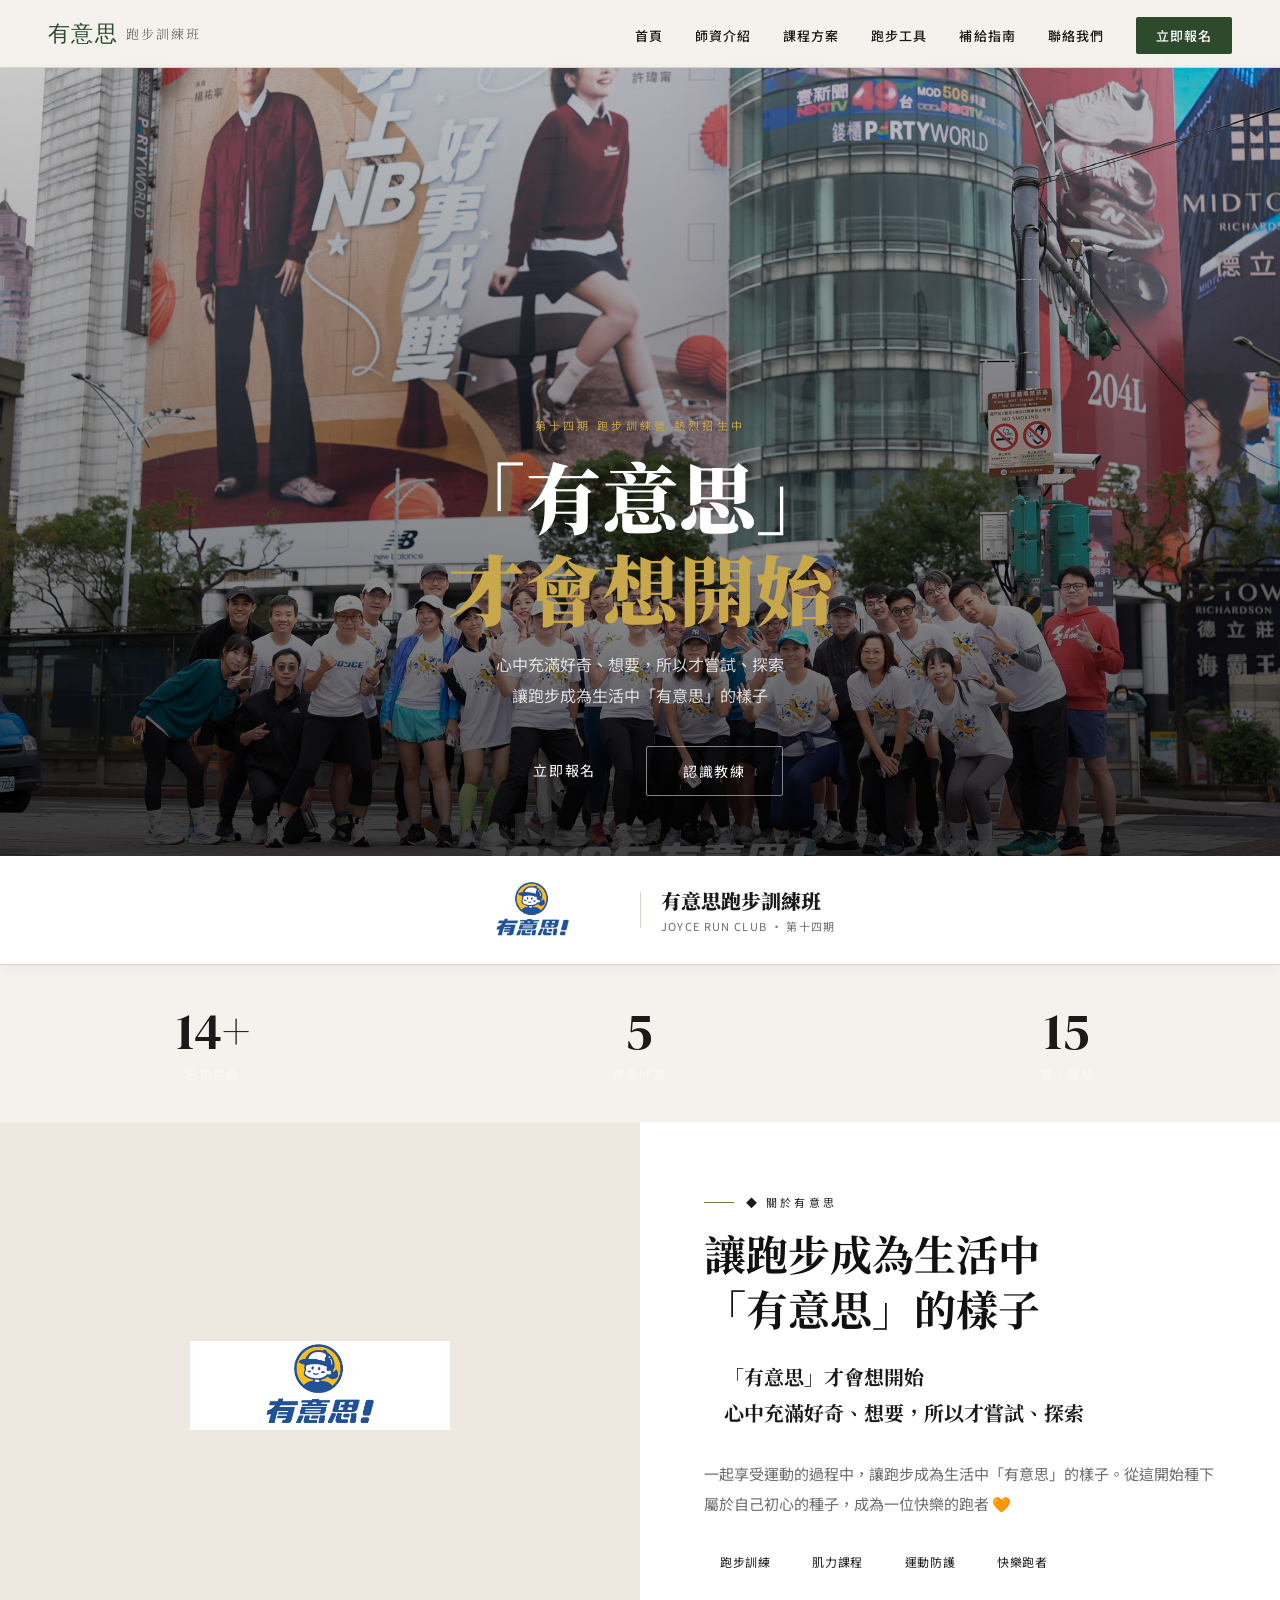
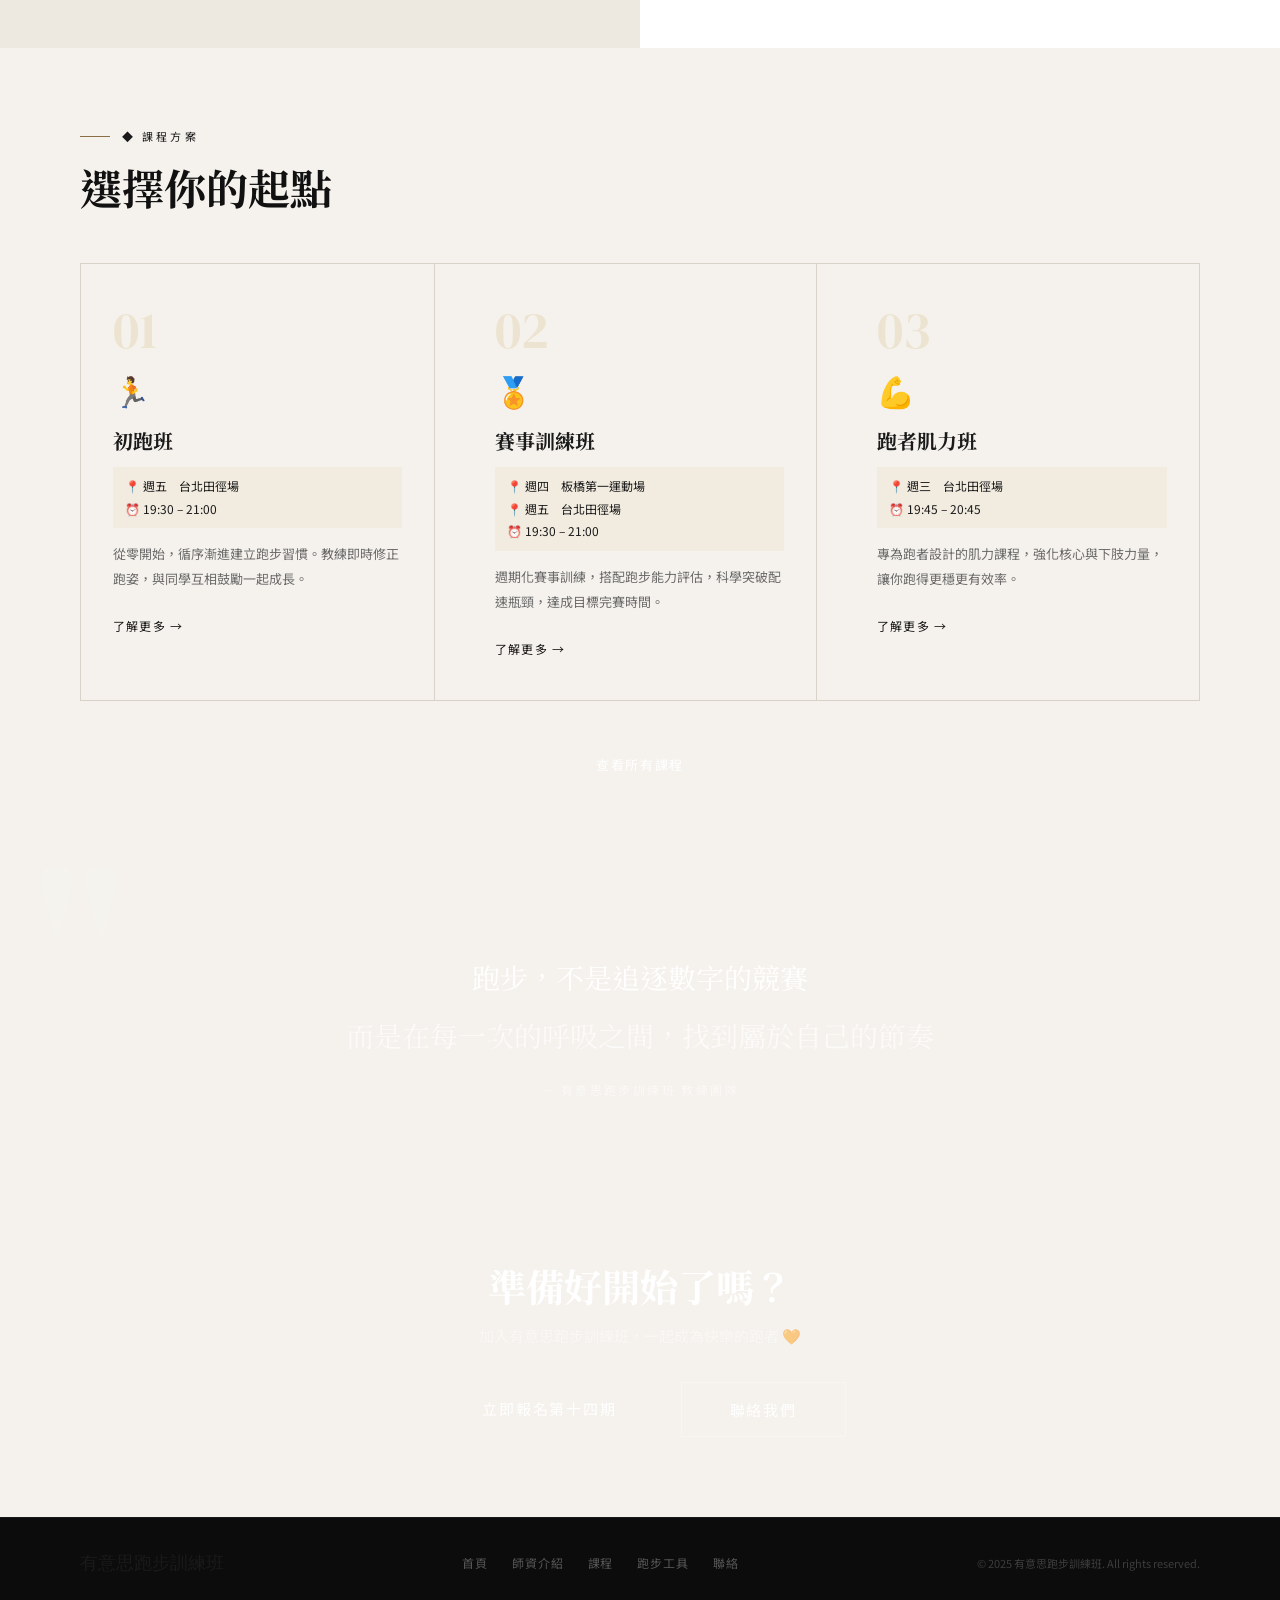
<file: index.html>
<!DOCTYPE html>
<html lang="zh-TW">
<head>
<meta charset="UTF-8">
<meta name="viewport" content="width=device-width, initial-scale=1.0">
<title>有意思跑步訓練班</title>
<link rel="stylesheet" href="css/style.css">
<link href="https://fonts.googleapis.com/css2?family=Noto+Serif+TC:wght@400;700;900&family=Noto+Sans+TC:wght@300;400;500;700&family=DM+Serif+Display&display=swap" rel="stylesheet">
<style>
/* HERO 全寬大圖 */
.hero-full{width:100%;height:88vh;min-height:560px;position:relative;overflow:hidden;margin-top:64px;}
.hero-full img{width:100%;height:100%;object-fit:cover;object-position:center 35%;display:block;}
.hero-overlay{position:absolute;inset:0;background:linear-gradient(to bottom,rgba(0,0,0,0.15) 0%,rgba(0,0,0,0.4) 60%,rgba(0,0,0,0.75) 100%);}
.hero-text{position:absolute;bottom:0;left:0;right:0;padding:60px;text-align:center;color:#fff;}
.hero-eyebrow{font-size:11px;letter-spacing:0.3em;color:#c8a84b;text-transform:uppercase;margin-bottom:16px;display:block;}
.hero-h1{font-family:'Noto Serif TC',serif;font-size:clamp(40px,6vw,80px);font-weight:900;line-height:1.2;margin-bottom:16px;}
.hero-h1 em{font-style:normal;color:#c8a84b;}
.hero-p{font-size:16px;color:rgba(255,255,255,0.8);line-height:1.9;margin-bottom:36px;max-width:500px;margin-left:auto;margin-right:auto;}
.hero-btns{display:flex;gap:14px;justify-content:center;flex-wrap:wrap;}
/* LOGO BAR */
.logo-bar{background:#fff;padding:24px 80px;display:flex;align-items:center;justify-content:center;gap:20px;border-bottom:1px solid var(--border);box-shadow:0 2px 16px rgba(0,0,0,0.05);}
.logo-bar img{height:60px;object-fit:contain;}
.logo-bar-sep{width:1px;height:36px;background:var(--border);}
.logo-bar-name{font-family:'Noto Serif TC',serif;font-size:20px;font-weight:900;color:var(--gold-dark);}
.logo-bar-sub{font-size:11px;color:var(--muted);letter-spacing:0.12em;margin-top:3px;}
/* STATS */
.stats-strip{display:grid;grid-template-columns:repeat(3,1fr);background:var(--dark);}
.ss-item{padding:40px 20px;text-align:center;border-right:1px solid rgba(255,255,255,0.07);}
.ss-item:last-child{border-right:none;}
.ss-num{font-family:'DM Serif Display',serif;font-size:52px;color:var(--gold);line-height:1;}
.ss-label{font-size:12px;color:rgba(255,255,255,0.45);margin-top:8px;letter-spacing:0.1em;}
/* ABOUT */
.about-wrap{display:grid;grid-template-columns:1fr 1fr;min-height:520px;}
.about-logo-side{display:flex;align-items:center;justify-content:center;padding:64px;background:var(--cream);}
.about-logo-side img{max-width:260px;width:100%;height:auto;}
.about-text-side{padding:72px 64px;display:flex;flex-direction:column;justify-content:center;background:#fff;}
.about-quote{font-family:'Noto Serif TC',serif;font-size:20px;font-weight:700;color:var(--gold-dark);border-left:4px solid var(--gold);padding-left:20px;margin-bottom:28px;line-height:1.8;}
.about-desc{font-size:15px;color:var(--muted);line-height:2;margin-bottom:28px;}
.about-chips{display:flex;flex-wrap:wrap;gap:10px;}
.about-chip{font-size:12px;padding:6px 16px;border:1.5px solid var(--gold);color:var(--gold-dark);border-radius:2px;letter-spacing:0.05em;}
/* COURSES */
.courses-wrap{padding:80px;background:var(--off-white);}
.courses-grid{display:grid;grid-template-columns:repeat(3,1fr);border:1px solid var(--border);margin-top:48px;}
.c-col{padding:40px 32px;border-right:1px solid var(--border);transition:background .25s;}
.c-col:last-child{border-right:none;}
.c-col:hover{background:#fff;}
.c-num{font-family:'DM Serif Display',serif;font-size:52px;color:rgba(200,168,75,0.18);line-height:1;margin-bottom:12px;}
.c-icon{font-size:30px;margin-bottom:14px;}
.c-title{font-family:'Noto Serif TC',serif;font-size:20px;font-weight:700;margin-bottom:12px;}
.c-time{font-size:12px;color:var(--gold-dark);background:rgba(200,168,75,0.08);border-left:3px solid var(--gold);padding:8px 12px;margin-bottom:14px;line-height:1.9;}
.c-desc{font-size:13px;color:var(--muted);line-height:1.9;margin-bottom:20px;}
.c-link{font-size:12px;letter-spacing:0.1em;color:var(--gold-dark);text-decoration:none;border-bottom:1px solid var(--gold);padding-bottom:3px;display:inline-block;}
/* QUOTE */
.quote-wrap{background:var(--gold);padding:80px 40px;text-align:center;position:relative;overflow:hidden;}
.quote-wrap::before{content:'"';position:absolute;top:-30px;left:32px;font-family:'DM Serif Display',serif;font-size:220px;color:rgba(255,255,255,0.08);line-height:1;}
.quote-main{font-family:'Noto Serif TC',serif;font-size:clamp(18px,2.5vw,28px);color:#fff;line-height:2.1;max-width:660px;margin:0 auto 16px;position:relative;}
.quote-main em{font-style:normal;color:rgba(255,255,255,0.65);}
.quote-by{font-size:12px;letter-spacing:0.2em;color:rgba(255,255,255,0.55);}
/* CTA */
.cta-wrap{background:var(--dark);padding:80px 40px;text-align:center;}
.cta-wrap h2{font-family:'Noto Serif TC',serif;font-size:clamp(22px,3vw,40px);color:#fff;margin-bottom:12px;}
.cta-wrap p{font-size:15px;color:rgba(255,255,255,0.45);margin-bottom:36px;}
/* MOBILE */
@media(max-width:900px){
  .hero-full{height:72vh;min-height:480px;}
  .hero-text{padding:32px 20px;}
  .logo-bar{padding:18px 20px;}
  .stats-strip{grid-template-columns:1fr;}
  .ss-item{border-right:none;border-bottom:1px solid rgba(255,255,255,0.07);padding:28px;}
  .about-wrap{grid-template-columns:1fr;}
  .about-logo-side{padding:40px 24px;}
  .about-text-side{padding:40px 24px;}
  .courses-wrap{padding:48px 20px;}
  .courses-grid{grid-template-columns:1fr;}
  .c-col{border-right:none;border-bottom:1px solid var(--border);}
  .quote-wrap{padding:60px 24px;}
  .cta-wrap{padding:60px 24px;}
}
</style>
</head>
<body>

<nav id="navbar">
  <a href="index.html" class="nav-logo">有意思 <span>跑步訓練班</span></a>
  <button class="hamburger" id="hamburger">&#9776;</button>
  <ul class="nav-links" id="nav-links">
    <li><a href="index.html">首頁</a></li>
    <li><a href="coaches.html">師資介紹</a></li>
    <li><a href="courses.html">課程方案</a></li>
    <li><a href="calculator.html">跑步工具</a></li>
    <li><a href="nutrition.html">補給指南</a></li>
    <li><a href="contact.html">聯絡我們</a></li>
    <li><a href="courses.html" class="nav-cta">立即報名</a></li>
  </ul>
</nav>

<!-- ① 大圖 Hero -->
<div class="hero-full">
  <img src="images/hero-group.jpg" alt="有意思跑步訓練班" onerror="this.style.display='none'">
  <div class="hero-overlay"></div>
  <div class="hero-text">
    <span class="hero-eyebrow">第十四期 跑步訓練營 熱烈招生中</span>
    <h1 class="hero-h1">「有意思」<br><em>才會想開始</em></h1>
    <p class="hero-p">心中充滿好奇、想要，所以才嘗試、探索<br>讓跑步成為生活中「有意思」的樣子</p>
    <div class="hero-btns">
      <a href="courses.html" class="btn-primary" style="background:var(--gold);padding:14px 36px;font-size:14px;">立即報名</a>
      <a href="coaches.html" class="btn-secondary" style="color:#fff;border-color:rgba(255,255,255,0.5);padding:14px 36px;font-size:14px;">認識教練</a>
    </div>
  </div>
</div>

<!-- ② Logo Bar -->
<div class="logo-bar">
  <img src="images/logo-yoysis.png" alt="有意思 Logo" onerror="this.style.display='none'">
  <div class="logo-bar-sep"></div>
  <div>
    <div class="logo-bar-name">有意思跑步訓練班</div>
    <div class="logo-bar-sub">JOYCE RUN CLUB · 第十四期</div>
  </div>
</div>

<!-- ③ 數字條 -->
<div class="stats-strip">
  <div class="ss-item reveal"><div class="ss-num">14+</div><div class="ss-label">已辦期數</div></div>
  <div class="ss-item reveal"><div class="ss-num">5</div><div class="ss-label">專業師資</div></div>
  <div class="ss-item reveal"><div class="ss-num">15</div><div class="ss-label">堂 / 每期</div></div>
</div>

<!-- ④ 關於有意思 -->
<div class="about-wrap reveal">
  <div class="about-logo-side">
    <img src="images/logo-yoysis.png" alt="有意思 Logo" onerror="this.style.display='none'">
  </div>
  <div class="about-text-side">
    <div class="section-label" style="color:var(--gold-dark);">◆ 關於有意思</div>
    <h2 class="section-title">讓跑步成為生活中<br>「有意思」的樣子</h2>
    <div class="about-quote">「有意思」才會想開始<br>心中充滿好奇、想要，所以才嘗試、探索</div>
    <p class="about-desc">一起享受運動的過程中，讓跑步成為生活中「有意思」的樣子。從這開始種下屬於自己初心的種子，成為一位快樂的跑者 🧡</p>
    <div class="about-chips">
      <span class="about-chip">跑步訓練</span>
      <span class="about-chip">肌力課程</span>
      <span class="about-chip">運動防護</span>
      <span class="about-chip">快樂跑者</span>
    </div>
  </div>
</div>

<!-- ⑤ 課程方案 -->
<section class="courses-wrap reveal">
  <div class="section-label" style="color:var(--gold-dark);">◆ 課程方案</div>
  <h2 class="section-title">選擇你的起點</h2>
  <div class="courses-grid">
    <div class="c-col">
      <div class="c-num">01</div>
      <div class="c-icon">🏃</div>
      <div class="c-title">初跑班</div>
      <div class="c-time">📍 週五　台北田徑場<br>⏰ 19:30 – 21:00</div>
      <p class="c-desc">從零開始，循序漸進建立跑步習慣。教練即時修正跑姿，與同學互相鼓勵一起成長。</p>
      <a href="courses.html" class="c-link">了解更多 →</a>
    </div>
    <div class="c-col">
      <div class="c-num">02</div>
      <div class="c-icon">🏅</div>
      <div class="c-title">賽事訓練班</div>
      <div class="c-time">📍 週四　板橋第一運動場<br>📍 週五　台北田徑場<br>⏰ 19:30 – 21:00</div>
      <p class="c-desc">週期化賽事訓練，搭配跑步能力評估，科學突破配速瓶頸，達成目標完賽時間。</p>
      <a href="courses.html" class="c-link">了解更多 →</a>
    </div>
    <div class="c-col">
      <div class="c-num">03</div>
      <div class="c-icon">💪</div>
      <div class="c-title">跑者肌力班</div>
      <div class="c-time">📍 週三　台北田徑場<br>⏰ 19:45 – 20:45</div>
      <p class="c-desc">專為跑者設計的肌力課程，強化核心與下肢力量，讓你跑得更穩更有效率。</p>
      <a href="courses.html" class="c-link">了解更多 →</a>
    </div>
  </div>
  <div style="text-align:center;margin-top:40px;">
    <a href="courses.html" class="btn-primary" style="background:var(--gold);">查看所有課程</a>
  </div>
</section>

<!-- ⑥ 金句 -->
<div class="quote-wrap reveal">
  <p class="quote-main">跑步，不是追逐數字的競賽<br><em>而是在每一次的呼吸之間，找到屬於自己的節奏</em></p>
  <div class="quote-by">— 有意思跑步訓練班 教練團隊</div>
</div>

<!-- ⑦ CTA -->
<section class="cta-wrap reveal">
  <h2>準備好開始了嗎？</h2>
  <p>加入有意思跑步訓練班，一起成為快樂的跑者 🧡</p>
  <div style="display:flex;gap:16px;justify-content:center;flex-wrap:wrap;">
    <a href="courses.html" class="btn-primary" style="background:var(--gold);padding:16px 48px;font-size:15px;">立即報名第十四期</a>
    <a href="contact.html" class="btn-secondary" style="color:#fff;border-color:rgba(255,255,255,0.3);padding:16px 48px;font-size:15px;">聯絡我們</a>
  </div>
</section>

<footer>
  <div class="footer-inner">
    <div class="footer-brand" style="color:var(--gold);">有意思跑步訓練班</div>
    <div class="footer-links-group">
      <a href="index.html">首頁</a>
      <a href="coaches.html">師資介紹</a>
      <a href="courses.html">課程</a>
      <a href="calculator.html">跑步工具</a>
      <a href="contact.html">聯絡</a>
    </div>
    <div class="footer-copy">© 2025 有意思跑步訓練班. All rights reserved.</div>
  </div>
</footer>

<script src="js/main.js"></script>
</body>
</html>
</file>
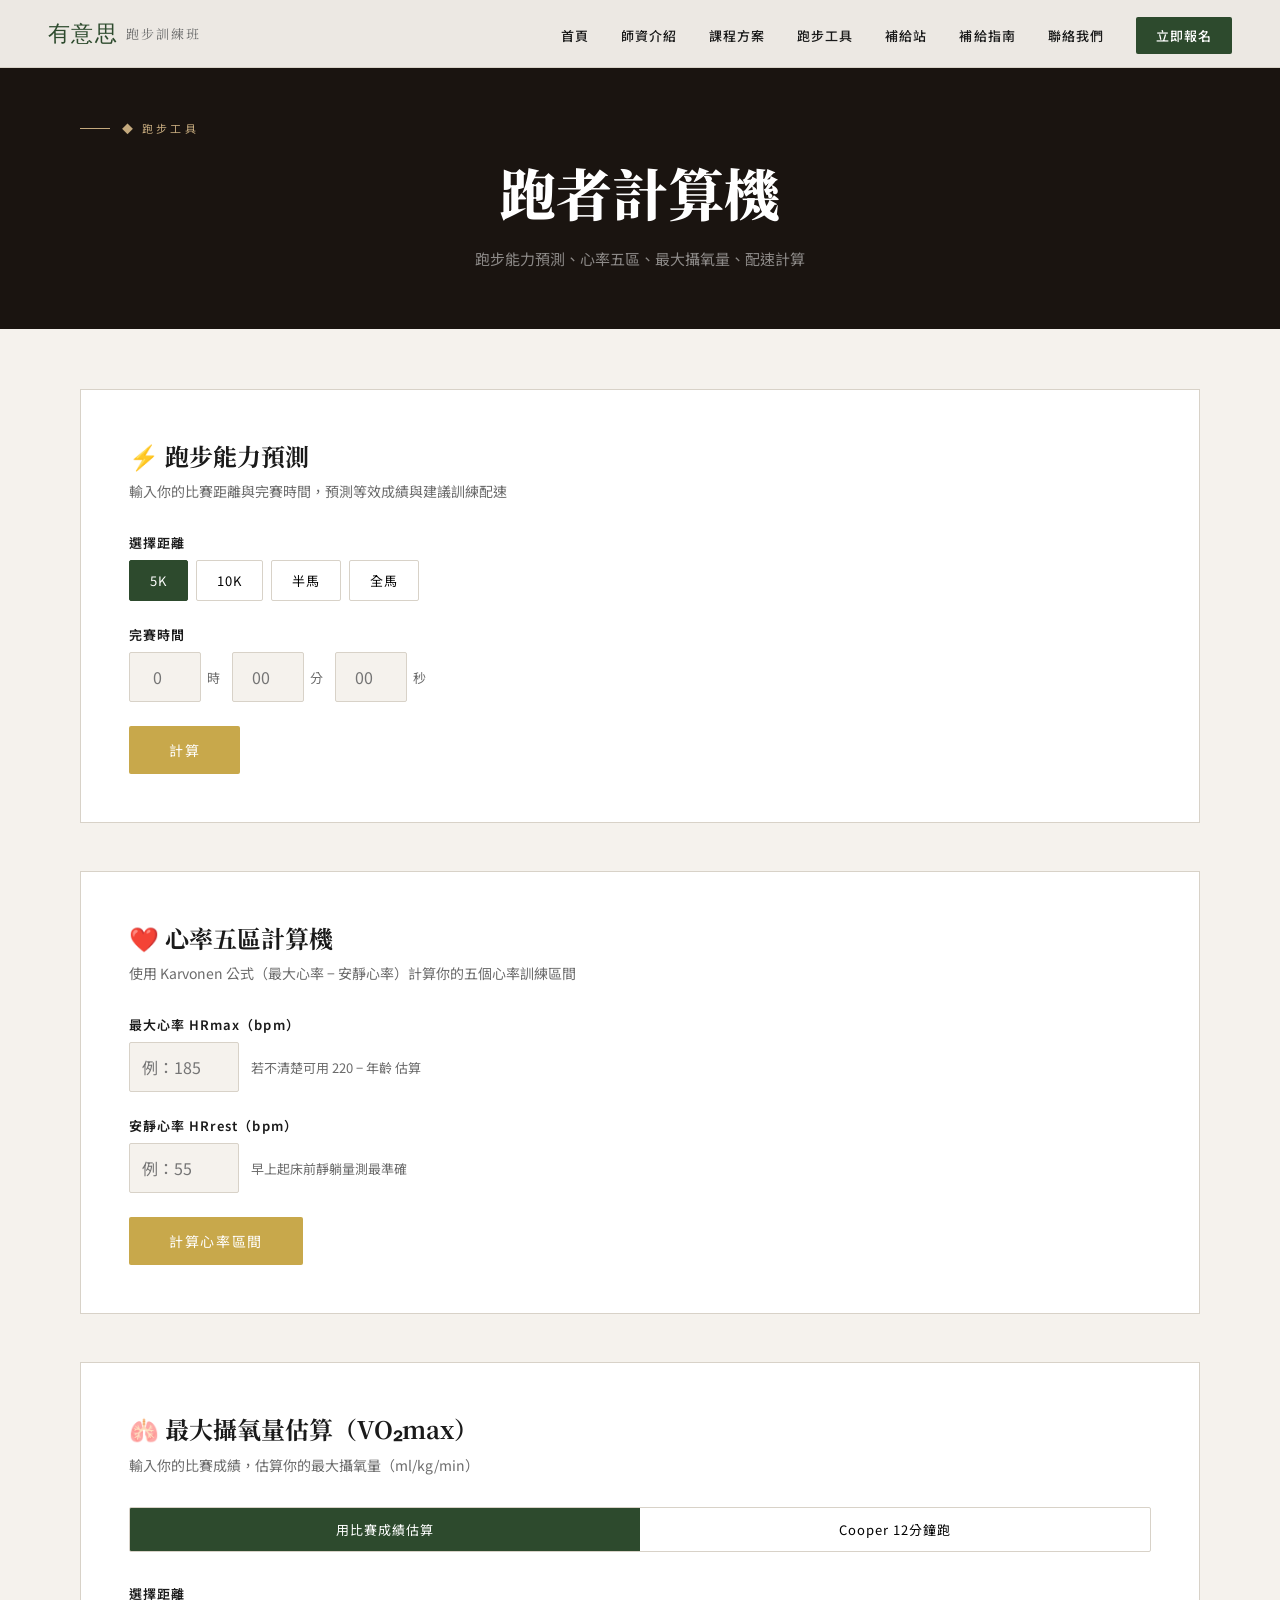
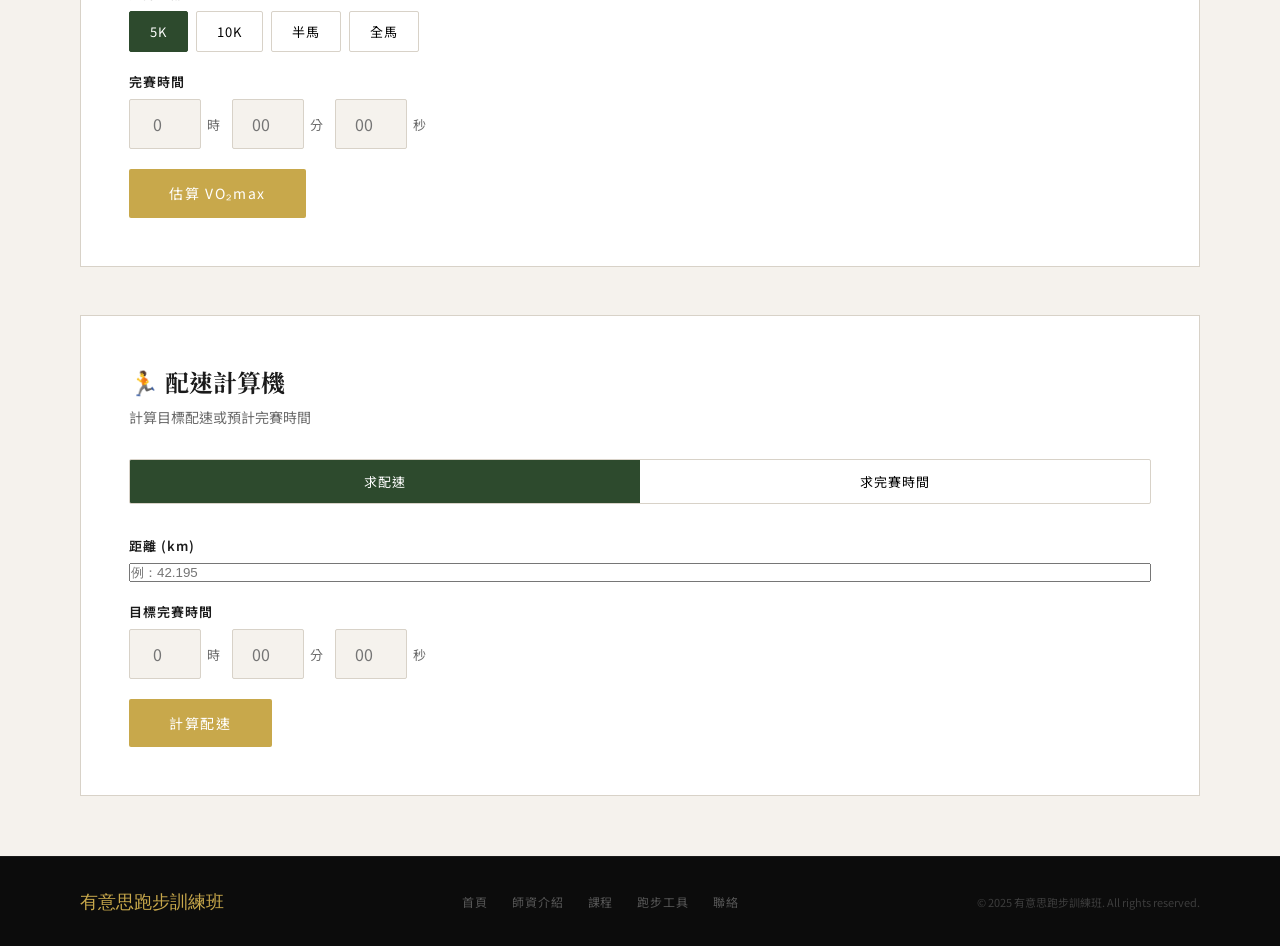
<file: calculator.html>
<!DOCTYPE html>
<html lang="zh-TW">
<head>
<meta charset="UTF-8">
<meta name="viewport" content="width=device-width, initial-scale=1.0">
<title>跑步工具 - 有意思跑步訓練班</title>
<link rel="stylesheet" href="css/style.css">
<link href="https://fonts.googleapis.com/css2?family=Noto+Serif+TC:wght@400;700;900&family=Noto+Sans+TC:wght@300;400;500;700&family=DM+Serif+Display&display=swap" rel="stylesheet">
</head>
<body>

<nav id="navbar">
  <a href="index.html" class="nav-logo">有意思 <span>跑步訓練班</span></a>
  <button class="hamburger" id="hamburger">&#9776;</button>
  <ul class="nav-links" id="nav-links">
    <li><a href="index.html">首頁</a></li>
    <li><a href="coaches.html">師資介紹</a></li>
    <li><a href="courses.html">課程方案</a></li>
    <li><a href="calculator.html">跑步工具</a></li>
    <li><a href="supplement.html">補給站</a></li>
    <li><a href="nutrition.html">補給指南</a></li>
    <li><a href="contact.html">聯絡我們</a></li>
    <li><a href="courses.html" class="nav-cta">立即報名</a></li>
  </ul>
</nav>

<div class="page-header" style="background:#1a1410;">
  <div class="section-label light">◆ 跑步工具</div>
  <h1 class="page-title">跑者計算機</h1>
  <p class="page-sub">跑步能力預測、心率五區、最大攝氧量、配速計算</p>
</div>

<section class="calc-section">

  <!-- 跑步能力預測 -->
  <div class="calc-card reveal">
    <h2 class="calc-title">⚡ 跑步能力預測</h2>
    <p class="calc-sub">輸入你的比賽距離與完賽時間，預測等效成績與建議訓練配速</p>
    <div class="calc-form">
      <div class="form-row">
        <label>選擇距離</label>
        <div class="distance-btns">
          <button class="dist-btn active" data-dist="5">5K</button>
          <button class="dist-btn" data-dist="10">10K</button>
          <button class="dist-btn" data-dist="21.0975">半馬</button>
          <button class="dist-btn" data-dist="42.195">全馬</button>
        </div>
      </div>
      <div class="form-row">
        <label>完賽時間</label>
        <div class="time-inputs">
          <div class="time-input-wrap"><input type="number" id="hours" min="0" max="9" placeholder="0"/><span>時</span></div>
          <div class="time-input-wrap"><input type="number" id="minutes" min="0" max="59" placeholder="00"/><span>分</span></div>
          <div class="time-input-wrap"><input type="number" id="seconds" min="0" max="59" placeholder="00"/><span>秒</span></div>
        </div>
      </div>
      <button class="btn-primary calc-btn" style="background:#c8a84b;" onclick="calcVDOT()">計算</button>
    </div>
    <div id="vdot-result" class="calc-result hidden">
      <div class="result-header">
        <div class="result-vdot">
          <div class="result-label">跑步能力值</div>
          <div class="result-num" id="vdot-value" style="color:#c8a84b;">—</div>
        </div>
        <div class="result-pace">
          <div class="result-label">平均配速</div>
          <div class="result-num" id="avg-pace" style="color:#c8a84b;">—</div>
        </div>
      </div>
      <h3 style="margin:32px 0 16px;font-family:'Noto Serif TC',serif;">等效成績預測</h3>
      <div class="equiv-grid" id="equiv-grid"></div>
      <h3 style="margin:32px 0 16px;font-family:'Noto Serif TC',serif;">建議訓練配速</h3>
      <div class="training-zones" id="training-zones"></div>
    </div>
  </div>

  <!-- 心率五區 -->
  <div class="calc-card reveal">
    <h2 class="calc-title">❤️ 心率五區計算機</h2>
    <p class="calc-sub">使用 Karvonen 公式（最大心率 − 安靜心率）計算你的五個心率訓練區間</p>
    <div class="calc-form">
      <div class="form-row">
        <label>最大心率 HRmax（bpm）</label>
        <div style="display:flex;align-items:center;gap:12px;flex-wrap:wrap;">
          <input type="number" id="max-hr" placeholder="例：185" style="width:110px;padding:12px;border:1.5px solid var(--border);background:var(--off-white);border-radius:2px;font-size:16px;font-family:'Noto Sans TC',sans-serif;" />
          <span style="font-size:13px;color:var(--muted);">若不清楚可用 220 − 年齡 估算</span>
        </div>
      </div>
      <div class="form-row">
        <label>安靜心率 HRrest（bpm）</label>
        <div style="display:flex;align-items:center;gap:12px;flex-wrap:wrap;">
          <input type="number" id="rest-hr" placeholder="例：55" style="width:110px;padding:12px;border:1.5px solid var(--border);background:var(--off-white);border-radius:2px;font-size:16px;font-family:'Noto Sans TC',sans-serif;" />
          <span style="font-size:13px;color:var(--muted);">早上起床前靜躺量測最準確</span>
        </div>
      </div>
      <button class="btn-primary calc-btn" style="background:#c8a84b;" onclick="calcHRZones()">計算心率區間</button>
    </div>
    <div id="hr-result-wrap" class="hidden" style="margin-top:32px;padding-top:32px;border-top:1px solid var(--border);">
      <div id="hr-formula" style="font-size:13px;color:var(--muted);margin-bottom:20px;padding:12px;background:var(--cream);"></div>
      <div id="hr-zone-result"></div>
    </div>
  </div>

  <!-- 最大攝氧量 -->
  <div class="calc-card reveal">
    <h2 class="calc-title">🫁 最大攝氧量估算（VO₂max）</h2>
    <p class="calc-sub">輸入你的比賽成績，估算你的最大攝氧量（ml/kg/min）</p>
    <div class="tab-btns">
      <button class="tab-btn active" onclick="switchVo2Tab('race')">用比賽成績估算</button>
      <button class="tab-btn" onclick="switchVo2Tab('cooper')">Cooper 12分鐘跑</button>
    </div>
    <!-- 比賽成績估算 -->
    <div id="vo2-tab-race" class="tab-content">
      <div class="form-row">
        <label>選擇距離</label>
        <div class="distance-btns">
          <button class="dist-btn active" data-dist2="5" onclick="setVo2Dist(this,5)">5K</button>
          <button class="dist-btn" data-dist2="10" onclick="setVo2Dist(this,10)">10K</button>
          <button class="dist-btn" data-dist2="21.0975" onclick="setVo2Dist(this,21.0975)">半馬</button>
          <button class="dist-btn" data-dist2="42.195" onclick="setVo2Dist(this,42.195)">全馬</button>
        </div>
      </div>
      <div class="form-row">
        <label>完賽時間</label>
        <div class="time-inputs">
          <div class="time-input-wrap"><input type="number" id="vo2-h" placeholder="0" min="0"/><span>時</span></div>
          <div class="time-input-wrap"><input type="number" id="vo2-m" placeholder="00" min="0" max="59"/><span>分</span></div>
          <div class="time-input-wrap"><input type="number" id="vo2-s" placeholder="00" min="0" max="59"/><span>秒</span></div>
        </div>
      </div>
      <button class="btn-primary calc-btn" style="background:#c8a84b;" onclick="calcVo2Race()">估算 VO₂max</button>
    </div>
    <!-- Cooper -->
    <div id="vo2-tab-cooper" class="tab-content hidden">
      <div class="form-row">
        <label>12 分鐘內跑了多少公尺？</label>
        <div style="display:flex;align-items:center;gap:12px;">
          <input type="number" id="cooper-dist" placeholder="例：2800" style="width:140px;padding:12px;border:1.5px solid var(--border);background:var(--off-white);border-radius:2px;font-size:16px;font-family:'Noto Sans TC',sans-serif;" />
          <span style="font-size:13px;color:var(--muted);">公尺</span>
        </div>
      </div>
      <button class="btn-primary calc-btn" style="background:#c8a84b;" onclick="calcVo2Cooper()">估算 VO₂max</button>
    </div>
    <div id="vo2-result" class="hidden" style="margin-top:24px;">
      <div style="display:flex;gap:40px;align-items:flex-end;padding:24px;background:var(--off-white);border-left:3px solid #c8a84b;">
        <div>
          <div style="font-size:11px;letter-spacing:0.15em;color:var(--muted);text-transform:uppercase;margin-bottom:6px;">估算 VO₂max</div>
          <div id="vo2-value" style="font-family:'DM Serif Display',serif;font-size:52px;color:#c8a84b;line-height:1;"></div>
          <div style="font-size:13px;color:var(--muted);margin-top:4px;">ml / kg / min</div>
        </div>
        <div id="vo2-level" style="font-size:14px;color:var(--muted);max-width:260px;line-height:1.8;"></div>
      </div>
      <div id="vo2-table" style="margin-top:16px;"></div>
    </div>
  </div>

  <!-- 配速計算 -->
  <div class="calc-card reveal">
    <h2 class="calc-title">🏃 配速計算機</h2>
    <p class="calc-sub">計算目標配速或預計完賽時間</p>
    <div class="tab-btns">
      <button class="tab-btn active" onclick="switchTab('pace')">求配速</button>
      <button class="tab-btn" onclick="switchTab('time')">求完賽時間</button>
    </div>
    <div id="tab-pace" class="tab-content">
      <div class="form-row"><label>距離 (km)</label><input type="number" id="p-dist" placeholder="例：42.195" step="0.001"/></div>
      <div class="form-row">
        <label>目標完賽時間</label>
        <div class="time-inputs">
          <div class="time-input-wrap"><input type="number" id="p-h" placeholder="0" min="0"/><span>時</span></div>
          <div class="time-input-wrap"><input type="number" id="p-m" placeholder="00" min="0" max="59"/><span>分</span></div>
          <div class="time-input-wrap"><input type="number" id="p-s" placeholder="00" min="0" max="59"/><span>秒</span></div>
        </div>
      </div>
      <button class="btn-primary calc-btn" style="background:#c8a84b;" onclick="calcPace()">計算配速</button>
      <div id="pace-result" class="simple-result hidden">目標配速：<strong id="pace-output"></strong></div>
    </div>
    <div id="tab-time" class="tab-content hidden">
      <div class="form-row"><label>距離 (km)</label><input type="number" id="t-dist" placeholder="例：42.195" step="0.001"/></div>
      <div class="form-row">
        <label>目標配速 (分:秒 / km)</label>
        <div class="time-inputs">
          <div class="time-input-wrap"><input type="number" id="t-m" placeholder="05" min="0"/><span>分</span></div>
          <div class="time-input-wrap"><input type="number" id="t-s" placeholder="30" min="0" max="59"/><span>秒</span></div>
        </div>
      </div>
      <button class="btn-primary calc-btn" style="background:#c8a84b;" onclick="calcTime()">計算完賽時間</button>
      <div id="time-result" class="simple-result hidden">預計完賽時間：<strong id="time-output"></strong></div>
    </div>
  </div>

</section>

<footer>
  <div class="footer-inner">
    <div class="footer-brand" style="color:#c8a84b;">有意思跑步訓練班</div>
    <div class="footer-links-group">
      <a href="index.html">首頁</a>
      <a href="coaches.html">師資介紹</a>
      <a href="courses.html">課程</a>
      <a href="calculator.html">跑步工具</a>
      <a href="contact.html">聯絡</a>
    </div>
    <div class="footer-copy">© 2025 有意思跑步訓練班. All rights reserved.</div>
  </div>
</footer>

<script src="js/main.js"></script>
<script>
// ── 跑步能力預測 ──
let selectedDist = 5;
document.querySelectorAll('.dist-btn[data-dist]').forEach(btn => {
  btn.addEventListener('click', () => {
    document.querySelectorAll('.dist-btn[data-dist]').forEach(b => b.classList.remove('active'));
    btn.classList.add('active');
    selectedDist = parseFloat(btn.dataset.dist);
  });
});

function calcVDOT() {
  const h = parseInt(document.getElementById('hours').value)||0;
  const m = parseInt(document.getElementById('minutes').value)||0;
  const s = parseInt(document.getElementById('seconds').value)||0;
  const totalSec = h*3600+m*60+s;
  if (!totalSec) { alert('請輸入完賽時間'); return; }
  const dist = selectedDist*1000, t = totalSec/60;
  const vo2 = (-4.60+0.182258*(dist/t)+0.000104*Math.pow(dist/t,2));
  const pct  = (0.8+0.1894393*Math.exp(-0.012778*t)+0.2989558*Math.exp(-0.1932605*t));
  const vdot = Math.round(vo2/pct*10)/10;
  document.getElementById('vdot-value').textContent = vdot.toFixed(1);
  const pacePerKm = totalSec/selectedDist;
  document.getElementById('avg-pace').textContent = formatPace(pacePerKm)+'/km';
  const races = [{name:'1500m',dist:1.5},{name:'3000m',dist:3},{name:'5K',dist:5},{name:'10K',dist:10},{name:'半馬',dist:21.0975},{name:'全馬',dist:42.195}];
  const equivGrid = document.getElementById('equiv-grid');
  equivGrid.innerHTML='';
  races.forEach(r => {
    const predSec = predictTime(vdot,r.dist);
    const el = document.createElement('div'); el.className='equiv-item';
    el.innerHTML=`<div class="equiv-dist">${r.name}</div><div class="equiv-time">${formatTime(predSec)}</div><div class="equiv-pace">${formatPace(predSec/r.dist)}/km</div>`;
    equivGrid.appendChild(el);
  });
  const zones = [
    {name:'E 輕鬆跑',pct:[0.59,0.74],desc:'日常有氧基礎'},
    {name:'M 馬拉松配速',pct:[0.75,0.84],desc:'馬拉松比賽配速'},
    {name:'T 節奏跑',pct:[0.83,0.88],desc:'提升乳酸閾值'},
    {name:'I 間歇跑',pct:[0.95,1.00],desc:'提升最大攝氧量'},
    {name:'R 重複跑',pct:[1.05,1.15],desc:'提升跑步經濟性'},
  ];
  const zoneEl = document.getElementById('training-zones'); zoneEl.innerHTML='';
  zones.forEach(z => {
    const fp=pacePerKm/z.pct[1], sp=pacePerKm/z.pct[0];
    const el=document.createElement('div'); el.className='zone-item';
    el.innerHTML=`<div class="zone-name">${z.name}</div><div class="zone-pace">${formatPace(fp)} – ${formatPace(sp)} /km</div><div class="zone-desc">${z.desc}</div>`;
    zoneEl.appendChild(el);
  });
  document.getElementById('vdot-result').classList.remove('hidden');
}

function predictTime(vdot,dist) {
  const d=dist*1000; let lo=60,hi=36000,mid;
  for(let i=0;i<50;i++){
    mid=(lo+hi)/2; const t=mid/60;
    const v2=(-4.60+0.182258*(d/t)+0.000104*Math.pow(d/t,2));
    const p=(0.8+0.1894393*Math.exp(-0.012778*t)+0.2989558*Math.exp(-0.1932605*t));
    if(v2/p>vdot) lo=mid; else hi=mid;
  }
  return Math.round(mid);
}

function formatTime(sec){const h=Math.floor(sec/3600),m=Math.floor((sec%3600)/60),s=Math.floor(sec%60);return h>0?`${h}:${String(m).padStart(2,'0')}:${String(s).padStart(2,'0')}`:`${m}:${String(s).padStart(2,'0')}`;}
function formatPace(spm){const m=Math.floor(spm/60),s=Math.floor(spm%60);return`${m}'${String(s).padStart(2,'0')}"` ;}

// ── 心率五區 ──
function calcHRZones() {
  const maxHR=parseInt(document.getElementById('max-hr').value);
  const restHR=parseInt(document.getElementById('rest-hr').value);
  if(!maxHR||!restHR||maxHR<=restHR){alert('請確認最大心率大於安靜心率');return;}
  const hrr=maxHR-restHR;
  const zones=[
    {name:'Zone 1',label:'恢復 / 輕鬆跑',pct:[0.50,0.60],color:'#4CAF50',desc:'暖身、恢復，感覺非常輕鬆，可輕鬆說話'},
    {name:'Zone 2',label:'有氧基礎',pct:[0.60,0.70],color:'#8BC34A',desc:'建立有氧基礎，可說話但稍微喘氣'},
    {name:'Zone 3',label:'節奏跑',pct:[0.70,0.80],color:'#FFC107',desc:'馬拉松配速區，說話困難但尚可'},
    {name:'Zone 4',label:'乳酸閾值',pct:[0.80,0.90],color:'#FF9800',desc:'提升乳酸閾值，說話非常困難'},
    {name:'Zone 5',label:'最大攝氧量',pct:[0.90,1.00],color:'#F44336',desc:'全力衝刺，無法說話，短時間維持'},
  ];
  document.getElementById('hr-formula').innerHTML=`<strong>心率儲備 (HRR)</strong> = 最大心率 ${maxHR} − 安靜心率 ${restHR} = <strong>${hrr} bpm</strong>`;
  let html='';
  zones.forEach(z=>{
    const low=Math.round(z.pct[0]*hrr+restHR), high=Math.round(z.pct[1]*hrr+restHR);
    html+=`<div class="hr-zone-item"><div class="hz-color" style="background:${z.color}"></div><div class="hz-main"><div class="hz-name">${z.name} <span class="hz-label">${z.label}</span></div><div class="hz-bpm">${low} – ${high} <span>bpm</span></div><div class="hz-desc">${z.desc}</div></div><div class="hz-pct">${Math.round(z.pct[0]*100)}–${Math.round(z.pct[1]*100)}%</div></div>`;
  });
  document.getElementById('hr-zone-result').innerHTML=html;
  document.getElementById('hr-result-wrap').classList.remove('hidden');
}

// ── VO2max ──
let vo2Dist = 5;
function setVo2Dist(btn, dist) {
  document.querySelectorAll('#vo2-tab-race .dist-btn').forEach(b=>b.classList.remove('active'));
  btn.classList.add('active'); vo2Dist=dist;
}
function switchVo2Tab(tab) {
  document.querySelectorAll('.tab-btn').forEach((b,i)=>{
    if(tab==='race') b.classList.toggle('active',i===0);
    else b.classList.toggle('active',i===1);
  });
  document.getElementById('vo2-tab-race').classList.toggle('hidden',tab!=='race');
  document.getElementById('vo2-tab-cooper').classList.toggle('hidden',tab!=='cooper');
  document.getElementById('vo2-result').classList.add('hidden');
}
function getVo2Level(vo2) {
  if(vo2>=60) return{level:'優秀',desc:'屬於競技級跑者水平，可挑戰菁英賽事'};
  if(vo2>=52) return{level:'很好',desc:'高於一般人，具備完成半馬全馬的良好基礎'};
  if(vo2>=44) return{level:'良好',desc:'健康活躍水平，適合參加一般路跑賽事'};
  if(vo2>=36) return{level:'普通',desc:'一般健康水平，透過訓練可以大幅提升'};
  return{level:'待提升',desc:'建議從有氧基礎訓練開始，逐步提升心肺能力'};
}
function showVo2Result(vo2) {
  document.getElementById('vo2-value').textContent=vo2.toFixed(1);
  const lv=getVo2Level(vo2);
  document.getElementById('vo2-level').innerHTML=`<strong style="color:#c8a84b;font-size:18px;">${lv.level}</strong><br>${lv.desc}`;
  const ref=[
    {group:'競技選手（男）',range:'60+'},
    {group:'競技選手（女）',range:'50+'},
    {group:'很好（一般男性）',range:'52–59'},
    {group:'很好（一般女性）',range:'44–51'},
    {group:'良好',range:'44–52'},
    {group:'普通',range:'36–44'},
  ];
  let t='<table style="width:100%;border-collapse:collapse;font-size:13px;margin-top:8px;">';
  t+='<tr style="background:var(--cream);"><th style="padding:8px 12px;text-align:left;border:1px solid var(--border);">族群</th><th style="padding:8px 12px;text-align:left;border:1px solid var(--border);">VO₂max 參考範圍</th></tr>';
  ref.forEach(r=>{ t+=`<tr><td style="padding:8px 12px;border:1px solid var(--border);">${r.group}</td><td style="padding:8px 12px;border:1px solid var(--border);">${r.range}</td></tr>`; });
  t+='</table>';
  document.getElementById('vo2-table').innerHTML=t;
  document.getElementById('vo2-result').classList.remove('hidden');
}
function calcVo2Race() {
  const h=parseInt(document.getElementById('vo2-h').value)||0;
  const m=parseInt(document.getElementById('vo2-m').value)||0;
  const s=parseInt(document.getElementById('vo2-s').value)||0;
  const totalSec=h*3600+m*60+s;
  if(!totalSec){alert('請輸入完賽時間');return;}
  const dist=vo2Dist*1000, t=totalSec/60;
  const vo2raw=(-4.60+0.182258*(dist/t)+0.000104*Math.pow(dist/t,2));
  const pct=(0.8+0.1894393*Math.exp(-0.012778*t)+0.2989558*Math.exp(-0.1932605*t));
  showVo2Result(vo2raw/pct);
}
function calcVo2Cooper() {
  const d=parseInt(document.getElementById('cooper-dist').value);
  if(!d){alert('請輸入跑步距離');return;}
  const vo2=(d-504.9)/44.73;
  showVo2Result(vo2);
}

// ── 配速計算 ──
function switchTab(tab) {
  document.querySelectorAll('.tab-btn').forEach((b,i)=>b.classList.toggle('active',(i===0&&tab==='pace')||(i===1&&tab==='time')));
  document.getElementById('tab-pace').classList.toggle('hidden',tab!=='pace');
  document.getElementById('tab-time').classList.toggle('hidden',tab!=='time');
}
function calcPace() {
  const dist=parseFloat(document.getElementById('p-dist').value);
  const h=parseInt(document.getElementById('p-h').value)||0;
  const m=parseInt(document.getElementById('p-m').value)||0;
  const s=parseInt(document.getElementById('p-s').value)||0;
  const totalSec=h*3600+m*60+s;
  if(!dist||!totalSec){alert('請填入距離與時間');return;}
  document.getElementById('pace-output').textContent=formatPace(totalSec/dist)+' / km';
  document.getElementById('pace-result').classList.remove('hidden');
}
function calcTime() {
  const dist=parseFloat(document.getElementById('t-dist').value);
  const pm=parseInt(document.getElementById('t-m').value)||0;
  const ps=parseInt(document.getElementById('t-s').value)||0;
  const pacePerKm=pm*60+ps;
  if(!dist||!pacePerKm){alert('請填入距離與配速');return;}
  document.getElementById('time-output').textContent=formatTime(pacePerKm*dist);
  document.getElementById('time-result').classList.remove('hidden');
}
</script>
</body>
</html>
</file>
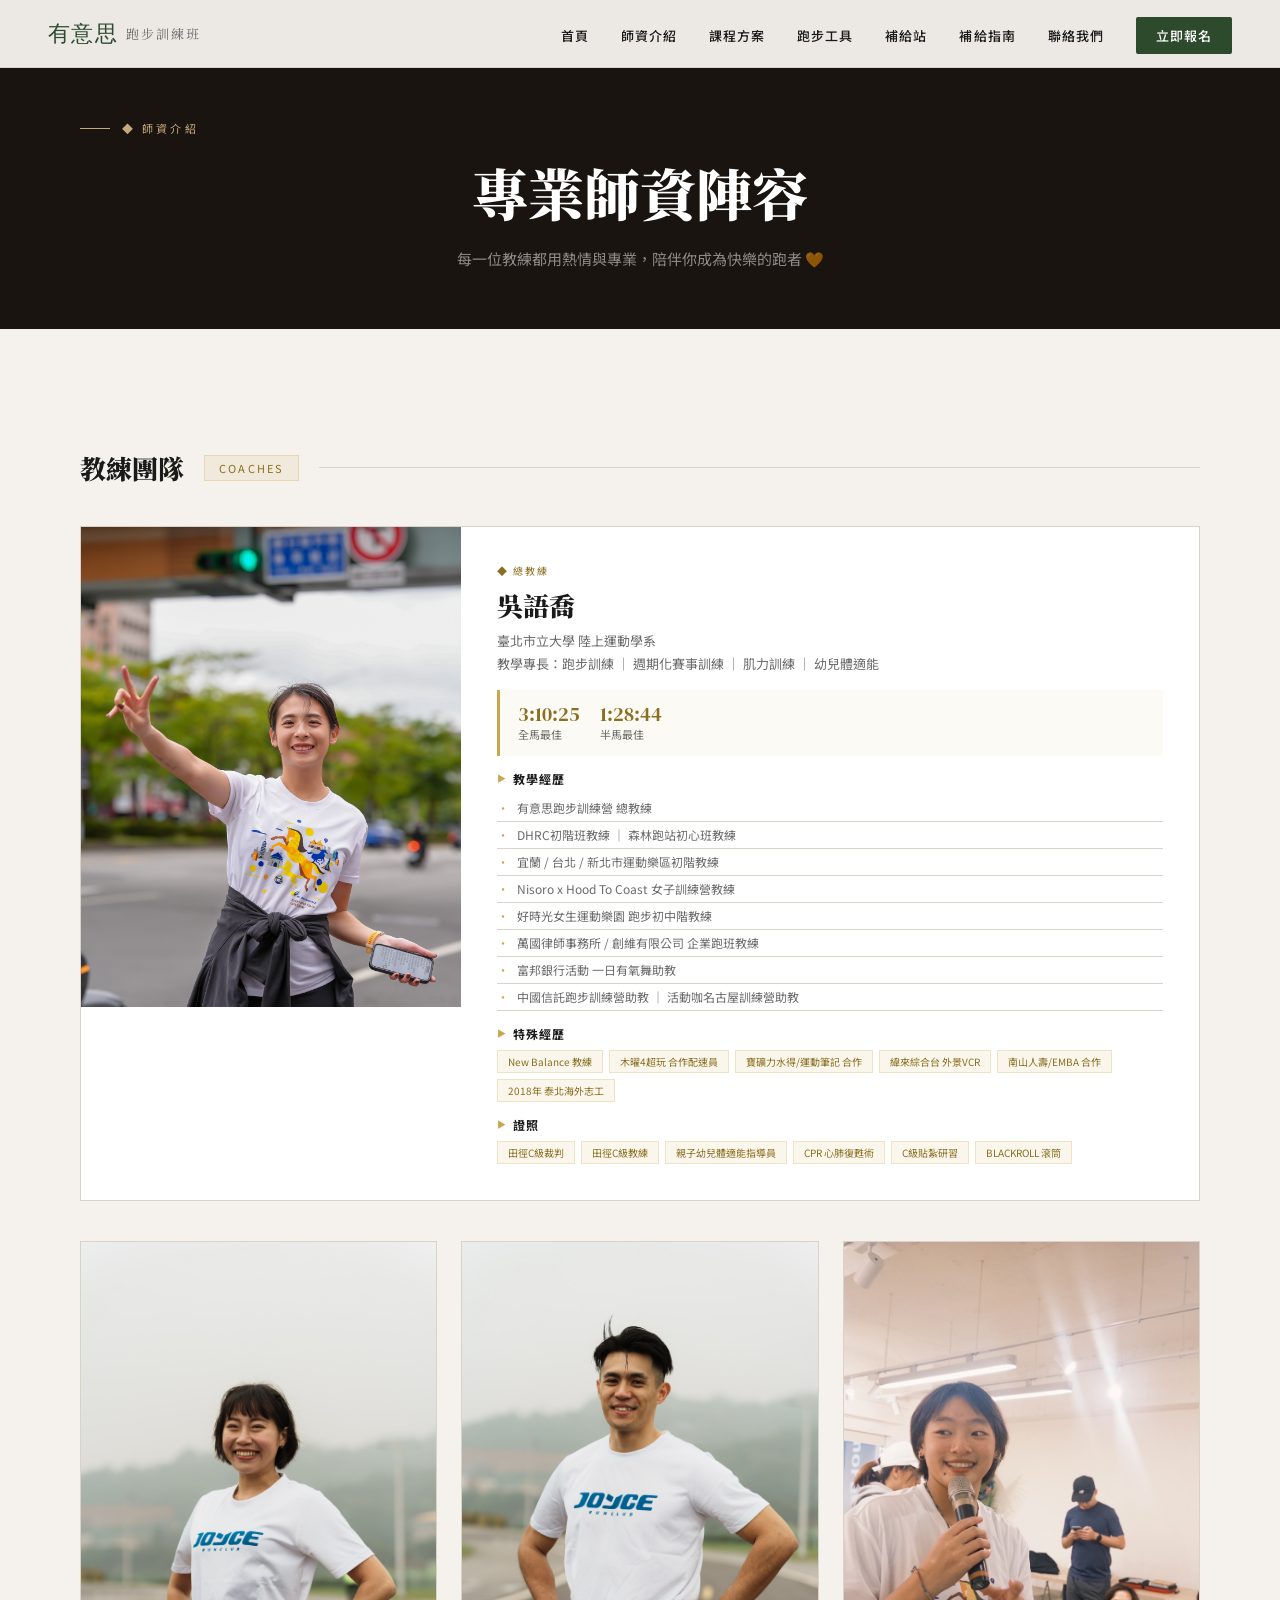
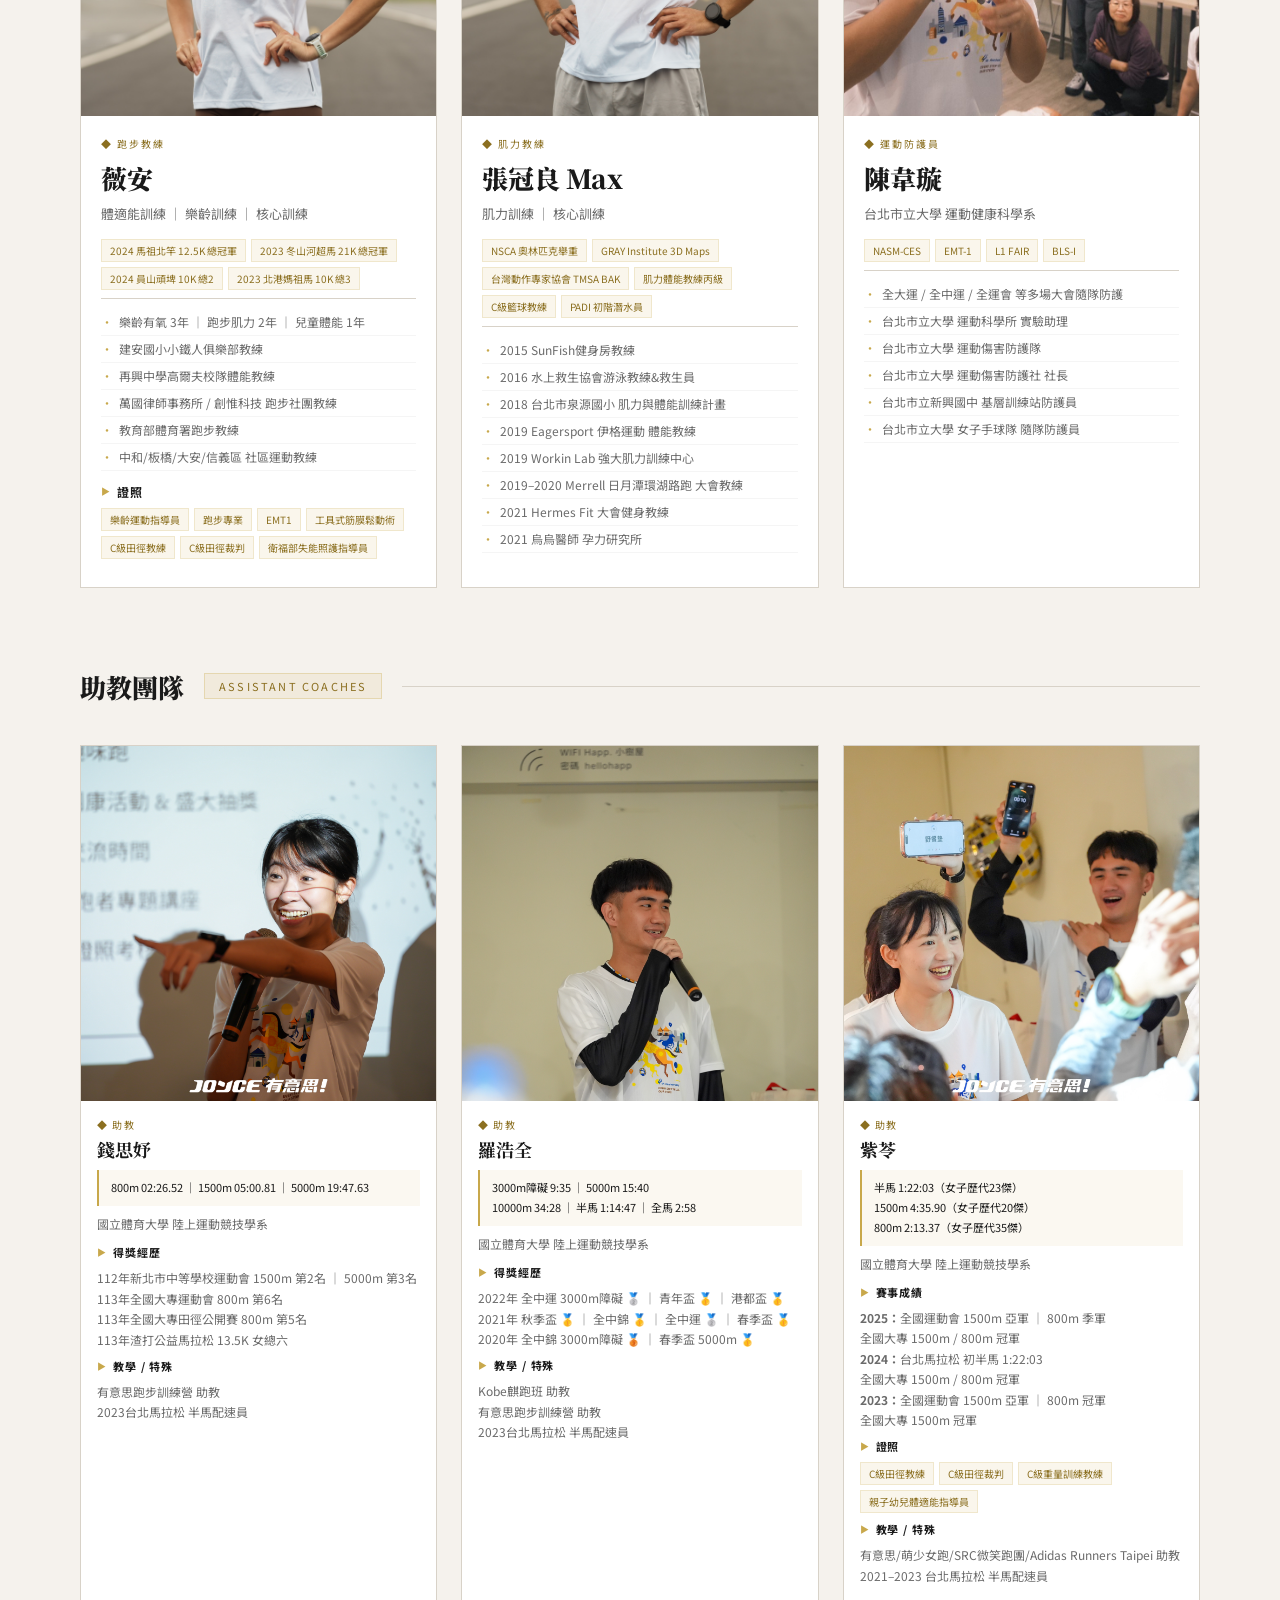
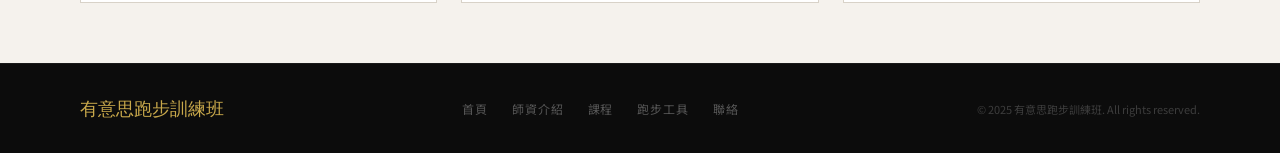
<file: coaches.html>
<!DOCTYPE html>
<html lang="zh-TW">
<head>
<meta charset="UTF-8">
<meta name="viewport" content="width=device-width, initial-scale=1.0">
<title>師資介紹 - 有意思跑步訓練班</title>
<link rel="stylesheet" href="css/style.css">
<link href="https://fonts.googleapis.com/css2?family=Noto+Serif+TC:wght@400;700;900&family=Noto+Sans+TC:wght@300;400;500;700&family=DM+Serif+Display&display=swap" rel="stylesheet">
<style>
.team-section{padding:60px 80px;}
.team-divider{display:flex;align-items:center;gap:20px;margin:60px 0 40px;}
.team-divider h2{font-family:'Noto Serif TC',serif;font-size:26px;font-weight:900;white-space:nowrap;}
.team-divider::after{content:'';flex:1;height:1px;background:var(--border);}
.divider-tag{font-size:11px;letter-spacing:0.2em;color:#8b6f20;background:rgba(200,168,75,0.1);padding:4px 14px;border:1px solid rgba(200,168,75,0.3);white-space:nowrap;}

/* 總教練大卡 */
.coach-card-h{display:grid;grid-template-columns:380px 1fr;border:1px solid var(--border);overflow:hidden;margin-bottom:40px;background:#fff;}
.coach-photo-h{width:100%;min-height:380px;max-height:480px;overflow:hidden;background:linear-gradient(180deg,#c8a84b,#8b6f20);display:flex;align-items:center;justify-content:center;font-size:80px;}
.coach-photo-h img{width:100%;height:100%;object-fit:cover;object-position:center top;display:block;}
.coach-info-h{padding:36px;overflow-y:auto;}
.role-tag{font-size:10px;letter-spacing:0.2em;color:#8b6f20;text-transform:uppercase;margin-bottom:8px;}
.cname{font-family:'Noto Serif TC',serif;font-size:26px;font-weight:900;margin-bottom:6px;}
.cspec{font-size:13px;color:var(--muted);line-height:1.8;margin-bottom:14px;}
.record-bar{display:flex;gap:20px;flex-wrap:wrap;padding:14px 18px;background:rgba(200,168,75,0.06);border-left:3px solid #c8a84b;margin:14px 0;}
.rb-num{font-family:'DM Serif Display',serif;font-size:20px;color:#8b6f20;line-height:1;}
.rb-label{font-size:11px;color:var(--muted);margin-top:2px;}
.etitle{font-size:12px;font-weight:700;letter-spacing:0.08em;margin:14px 0 8px;display:flex;align-items:center;gap:6px;}
.etitle::before{content:'▶';color:#c8a84b;font-size:9px;}
.elist{list-style:none;}
.elist li{font-size:12px;color:var(--muted);padding:4px 0;border-bottom:1px solid var(--border);display:flex;gap:8px;line-height:1.5;}
.elist li::before{content:'·';color:#c8a84b;flex-shrink:0;}
.badges{display:flex;flex-wrap:wrap;gap:6px;margin-top:8px;}
.badge{font-size:10px;padding:3px 10px;background:rgba(200,168,75,0.1);color:#8b6f20;border:1px solid rgba(200,168,75,0.25);}

/* 教練網格 */
.coach-grid{display:grid;grid-template-columns:repeat(3,1fr);gap:24px;}
.ccard{border:1px solid var(--border);background:#fff;overflow:hidden;transition:transform .3s,box-shadow .3s;}
.ccard:hover{transform:translateY(-5px);box-shadow:0 16px 32px rgba(0,0,0,0.08);}
.cphoto{width:100%;aspect-ratio:3/4;overflow:hidden;background:linear-gradient(180deg,#e8c96b,#c8a84b);display:flex;align-items:center;justify-content:center;font-size:56px;}
.cphoto img{width:100%;height:100%;object-fit:cover;object-position:top;display:block;}
.cbody{padding:20px;}
.cbadges{display:flex;flex-wrap:wrap;gap:5px;margin:8px 0;}
.cbadge{font-size:10px;padding:3px 8px;background:rgba(200,168,75,0.1);color:#8b6f20;border:1px solid rgba(200,168,75,0.2);}
.clist{list-style:none;border-top:1px solid var(--border);padding-top:10px;}
.clist li{font-size:12px;color:var(--muted);padding:4px 0;border-bottom:1px solid rgba(0,0,0,0.04);display:flex;gap:6px;line-height:1.5;}
.clist li::before{content:'·';color:#c8a84b;flex-shrink:0;}

/* 助教卡片 */
.asgrid{display:grid;grid-template-columns:repeat(3,1fr);gap:24px;}
.ascard{border:1px solid var(--border);background:#fff;overflow:hidden;}
.asphoto{width:100%;aspect-ratio:1;overflow:hidden;background:linear-gradient(135deg,#e8c96b,#c8a84b);display:flex;align-items:center;justify-content:center;font-size:48px;}
.asphoto img{width:100%;height:100%;object-fit:cover;object-position:top;display:block;}
.asbody{padding:16px;}
.asrole{font-size:10px;letter-spacing:0.15em;color:#8b6f20;margin-bottom:4px;}
.asname{font-family:'Noto Serif TC',serif;font-size:18px;font-weight:700;margin-bottom:8px;}
.asrecord{font-size:11px;padding:8px 12px;background:rgba(200,168,75,0.08);border-left:2px solid #c8a84b;margin:8px 0;line-height:1.8;}
.asspec{font-size:12px;color:var(--muted);line-height:1.7;}

@media(max-width:900px){
  .team-section{padding:40px 24px;}
  .coach-grid,.asgrid{grid-template-columns:1fr;}
  .coach-card-h{grid-template-columns:1fr;}
  .coach-photo-h{min-height:260px;}
}
</style>
</head>
<body>
<nav id="navbar">
  <a href="index.html" class="nav-logo">有意思 <span>跑步訓練班</span></a>
  <button class="hamburger" id="hamburger">&#9776;</button>
  <ul class="nav-links" id="nav-links">
    <li><a href="index.html">首頁</a></li>
    <li><a href="coaches.html">師資介紹</a></li>
    <li><a href="courses.html">課程方案</a></li>
    <li><a href="calculator.html">跑步工具</a></li>
    <li><a href="supplement.html">補給站</a></li>
    <li><a href="nutrition.html">補給指南</a></li>
    <li><a href="contact.html">聯絡我們</a></li>
    <li><a href="courses.html" class="nav-cta">立即報名</a></li>
  </ul>
</nav>

<div class="page-header" style="background:#1a1410;">
  <div class="section-label light">◆ 師資介紹</div>
  <h1 class="page-title">專業師資陣容</h1>
  <p class="page-sub">每一位教練都用熱情與專業，陪伴你成為快樂的跑者 🧡</p>
</div>

<section class="team-section">

  <!-- ══ 教練 ══ -->
  <div class="team-divider">
    <h2>教練團隊</h2>
    <span class="divider-tag">COACHES</span>
  </div>

  <!-- 吳語喬 總教練 -->
  <div class="coach-card-h reveal">
    <div class="coach-photo-h">
      <img src="images/coach-yuqiao.jpg" alt="吳語喬" onerror="this.parentElement.innerHTML='🏃'">
    </div>
    <div class="coach-info-h">
      <div class="role-tag">◆ 總教練</div>
      <div class="cname">吳語喬</div>
      <div class="cspec">臺北市立大學 陸上運動學系<br>教學專長：跑步訓練 ｜ 週期化賽事訓練 ｜ 肌力訓練 ｜ 幼兒體適能</div>
      <div class="record-bar">
        <div><div class="rb-num">3:10:25</div><div class="rb-label">全馬最佳</div></div>
        <div><div class="rb-num">1:28:44</div><div class="rb-label">半馬最佳</div></div>
      </div>
      <div class="etitle">教學經歷</div>
      <ul class="elist">
        <li>有意思跑步訓練營 總教練</li>
        <li>DHRC初階班教練 ｜ 森林跑站初心班教練</li>
        <li>宜蘭 / 台北 / 新北市運動樂區初階教練</li>
        <li>Nisoro x Hood To Coast 女子訓練營教練</li>
        <li>好時光女生運動樂園 跑步初中階教練</li>
        <li>萬國律師事務所 / 創維有限公司 企業跑班教練</li>
        <li>富邦銀行活動 一日有氧舞助教</li>
        <li>中國信託跑步訓練營助教 ｜ 活動咖名古屋訓練營助教</li>
      </ul>
      <div class="etitle">特殊經歷</div>
      <div class="badges" style="margin-bottom:8px;">
        <span class="badge">New Balance 教練</span>
        <span class="badge">木曜4超玩 合作配速員</span>
        <span class="badge">寶礦力水得/運動筆記 合作</span>
        <span class="badge">緯來綜合台 外景VCR</span>
        <span class="badge">南山人壽/EMBA 合作</span>
        <span class="badge">2018年 泰北海外志工</span>
      </div>
      <div class="etitle">證照</div>
      <div class="badges">
        <span class="badge">田徑C級裁判</span>
        <span class="badge">田徑C級教練</span>
        <span class="badge">親子幼兒體適能指導員</span>
        <span class="badge">CPR 心肺復甦術</span>
        <span class="badge">C級貼紮研習</span>
        <span class="badge">BLACKROLL 滾筒</span>
      </div>
    </div>
  </div>

  <!-- 薇安 + Max + 陳韋璇 -->
  <div class="coach-grid reveal">

    <!-- 薇安 -->
    <div class="ccard">
      <div class="cphoto"><img src="images/coach-weian.jpg" alt="薇安" onerror="this.parentElement.innerHTML='🥇'"></div>
      <div class="cbody">
        <div class="role-tag">◆ 跑步教練</div>
        <div class="cname">薇安</div>
        <div class="cspec">體適能訓練 ｜ 樂齡訓練 ｜ 核心訓練</div>
        <div class="cbadges">
          <span class="cbadge">2024 馬祖北竿 12.5K 總冠軍</span>
          <span class="cbadge">2023 冬山河超馬 21K 總冠軍</span>
          <span class="cbadge">2024 員山頑埤 10K 總2</span>
          <span class="cbadge">2023 北港媽祖馬 10K 總3</span>
        </div>
        <ul class="clist">
          <li>樂齡有氧 3年 ｜ 跑步肌力 2年 ｜ 兒童體能 1年</li>
          <li>建安國小小鐵人俱樂部教練</li>
          <li>再興中學高爾夫校隊體能教練</li>
          <li>萬國律師事務所 / 創惟科技 跑步社團教練</li>
          <li>教育部體育署跑步教練</li>
          <li>中和/板橋/大安/信義區 社區運動教練</li>
        </ul>
        <div class="etitle" style="margin-top:12px;">證照</div>
        <div class="cbadges">
          <span class="cbadge">樂齡運動指導員</span>
          <span class="cbadge">跑步專業</span>
          <span class="cbadge">EMT1</span>
          <span class="cbadge">工具式筋膜鬆動術</span>
          <span class="cbadge">C級田徑教練</span>
          <span class="cbadge">C級田徑裁判</span>
          <span class="cbadge">衛福部失能照護指導員</span>
        </div>
      </div>
    </div>

    <!-- 張冠良 Max -->
    <div class="ccard">
      <div class="cphoto"><img src="images/coach-max.jpg" alt="張冠良Max" onerror="this.parentElement.innerHTML='💪'"></div>
      <div class="cbody">
        <div class="role-tag">◆ 肌力教練</div>
        <div class="cname">張冠良 Max</div>
        <div class="cspec">肌力訓練 ｜ 核心訓練</div>
        <div class="cbadges">
          <span class="cbadge">NSCA 奧林匹克舉重</span>
          <span class="cbadge">GRAY Institute 3D Maps</span>
          <span class="cbadge">台灣動作專家協會 TMSA BAK</span>
          <span class="cbadge">肌力體能教練丙級</span>
          <span class="cbadge">C級籃球教練</span>
          <span class="cbadge">PADI 初階潛水員</span>
        </div>
        <ul class="clist">
          <li>2015 SunFish健身房教練</li>
          <li>2016 水上救生協會游泳教練&救生員</li>
          <li>2018 台北市泉源國小 肌力與體能訓練計畫</li>
          <li>2019 Eagersport 伊格運動 體能教練</li>
          <li>2019 Workin Lab 強大肌力訓練中心</li>
          <li>2019–2020 Merrell 日月潭環湖路跑 大會教練</li>
          <li>2021 Hermes Fit 大會健身教練</li>
          <li>2021 烏烏醫師 孕力研究所</li>
        </ul>
      </div>
    </div>

    <!-- 陳韋璇 防護員 -->
    <div class="ccard">
      <div class="cphoto"><img src="images/coach-weixuan.jpg" alt="陳韋璇" onerror="this.parentElement.innerHTML='🛡️'"></div>
      <div class="cbody">
        <div class="role-tag">◆ 運動防護員</div>
        <div class="cname">陳韋璇</div>
        <div class="cspec">台北市立大學 運動健康科學系</div>
        <div class="cbadges">
          <span class="cbadge">NASM-CES</span>
          <span class="cbadge">EMT-1</span>
          <span class="cbadge">L1 FAIR</span>
          <span class="cbadge">BLS-I</span>
        </div>
        <ul class="clist">
          <li>全大運 / 全中運 / 全運會 等多場大會隨隊防護</li>
          <li>台北市立大學 運動科學所 實驗助理</li>
          <li>台北市立大學 運動傷害防護隊</li>
          <li>台北市立大學 運動傷害防護社 社長</li>
          <li>台北市立新興國中 基層訓練站防護員</li>
          <li>台北市立大學 女子手球隊 隨隊防護員</li>
        </ul>
      </div>
    </div>

  </div>

  <!-- ══ 助教 ══ -->
  <div class="team-divider" style="margin-top:80px;">
    <h2>助教團隊</h2>
    <span class="divider-tag">ASSISTANT COACHES</span>
  </div>

  <div class="asgrid reveal">

    <!-- 錢思妤 -->
    <div class="ascard">
      <div class="asphoto"><img src="images/trainer-xiaoqian.jpg" alt="錢思妤" onerror="this.parentElement.innerHTML='🌟'"></div>
      <div class="asbody">
        <div class="asrole">◆ 助教</div>
        <div class="asname">錢思妤</div>
        <div class="asrecord">
          800m 02:26.52 ｜ 1500m 05:00.81 ｜ 5000m 19:47.63
        </div>
        <div class="asspec">國立體育大學 陸上運動競技學系</div>
        <div class="etitle" style="font-size:11px;margin-top:10px;">得獎經歷</div>
        <div class="asspec">
          112年新北市中等學校運動會 1500m 第2名 ｜ 5000m 第3名<br>
          113年全國大專運動會 800m 第6名<br>
          113年全國大專田徑公開賽 800m 第5名<br>
          113年渣打公益馬拉松 13.5K 女總六
        </div>
        <div class="etitle" style="font-size:11px;margin-top:8px;">教學 / 特殊</div>
        <div class="asspec">有意思跑步訓練營 助教<br>2023台北馬拉松 半馬配速員</div>
      </div>
    </div>

    <!-- 羅浩全 -->
    <div class="ascard">
      <div class="asphoto"><img src="images/trainer-haoquan.jpg" alt="羅浩全" onerror="this.parentElement.innerHTML='🏃'"></div>
      <div class="asbody">
        <div class="asrole">◆ 助教</div>
        <div class="asname">羅浩全</div>
        <div class="asrecord">
          3000m障礙 9:35 ｜ 5000m 15:40<br>
          10000m 34:28 ｜ 半馬 1:14:47 ｜ 全馬 2:58
        </div>
        <div class="asspec">國立體育大學 陸上運動競技學系</div>
        <div class="etitle" style="font-size:11px;margin-top:10px;">得獎經歷</div>
        <div class="asspec">
          2022年 全中運 3000m障礙 🥈 ｜ 青年盃 🥇 ｜ 港都盃 🥇<br>
          2021年 秋季盃 🥇 ｜ 全中錦 🥇 ｜ 全中運 🥈 ｜ 春季盃 🥇<br>
          2020年 全中錦 3000m障礙 🥉 ｜ 春季盃 5000m 🥇
        </div>
        <div class="etitle" style="font-size:11px;margin-top:8px;">教學 / 特殊</div>
        <div class="asspec">
          Kobe麒跑班 助教<br>
          有意思跑步訓練營 助教<br>
          2023台北馬拉松 半馬配速員
        </div>
      </div>
    </div>

    <!-- 紫苓 -->
    <div class="ascard">
      <div class="asphoto"><img src="images/trainer-zilin.jpg" alt="紫苓" onerror="this.parentElement.innerHTML='🏃'"></div>
      <div class="asbody">
        <div class="asrole">◆ 助教</div>
        <div class="asname">紫苓</div>
        <div class="asrecord">
          半馬 1:22:03（女子歷代23傑）<br>
          1500m 4:35.90（女子歷代20傑）<br>
          800m 2:13.37（女子歷代35傑）
        </div>
        <div class="asspec">國立體育大學 陸上運動競技學系</div>
        <div class="etitle" style="font-size:11px;margin-top:10px;">賽事成績</div>
        <div class="asspec">
          <strong>2025：</strong>全國運動會 1500m 亞軍 ｜ 800m 季軍<br>
          全國大專 1500m / 800m 冠軍<br>
          <strong>2024：</strong>台北馬拉松 初半馬 1:22:03<br>
          全國大專 1500m / 800m 冠軍<br>
          <strong>2023：</strong>全國運動會 1500m 亞軍 ｜ 800m 冠軍<br>
          全國大專 1500m 冠軍
        </div>
        <div class="etitle" style="font-size:11px;margin-top:8px;">證照</div>
        <div class="cbadges">
          <span class="cbadge">C級田徑教練</span>
          <span class="cbadge">C級田徑裁判</span>
          <span class="cbadge">C級重量訓練教練</span>
          <span class="cbadge">親子幼兒體適能指導員</span>
        </div>
        <div class="etitle" style="font-size:11px;margin-top:8px;">教學 / 特殊</div>
        <div class="asspec">
          有意思/萌少女跑/SRC微笑跑團/Adidas Runners Taipei 助教<br>
          2021–2023 台北馬拉松 半馬配速員
        </div>
      </div>
    </div>

  </div>

</section>

<footer>
  <div class="footer-inner">
    <div class="footer-brand" style="color:#c8a84b;">有意思跑步訓練班</div>
    <div class="footer-links-group">
      <a href="index.html">首頁</a>
      <a href="coaches.html">師資介紹</a>
      <a href="courses.html">課程</a>
      <a href="calculator.html">跑步工具</a>
      <a href="contact.html">聯絡</a>
    </div>
    <div class="footer-copy">© 2025 有意思跑步訓練班. All rights reserved.</div>
  </div>
</footer>
<script src="js/main.js"></script>
</body>
</html>
</file>
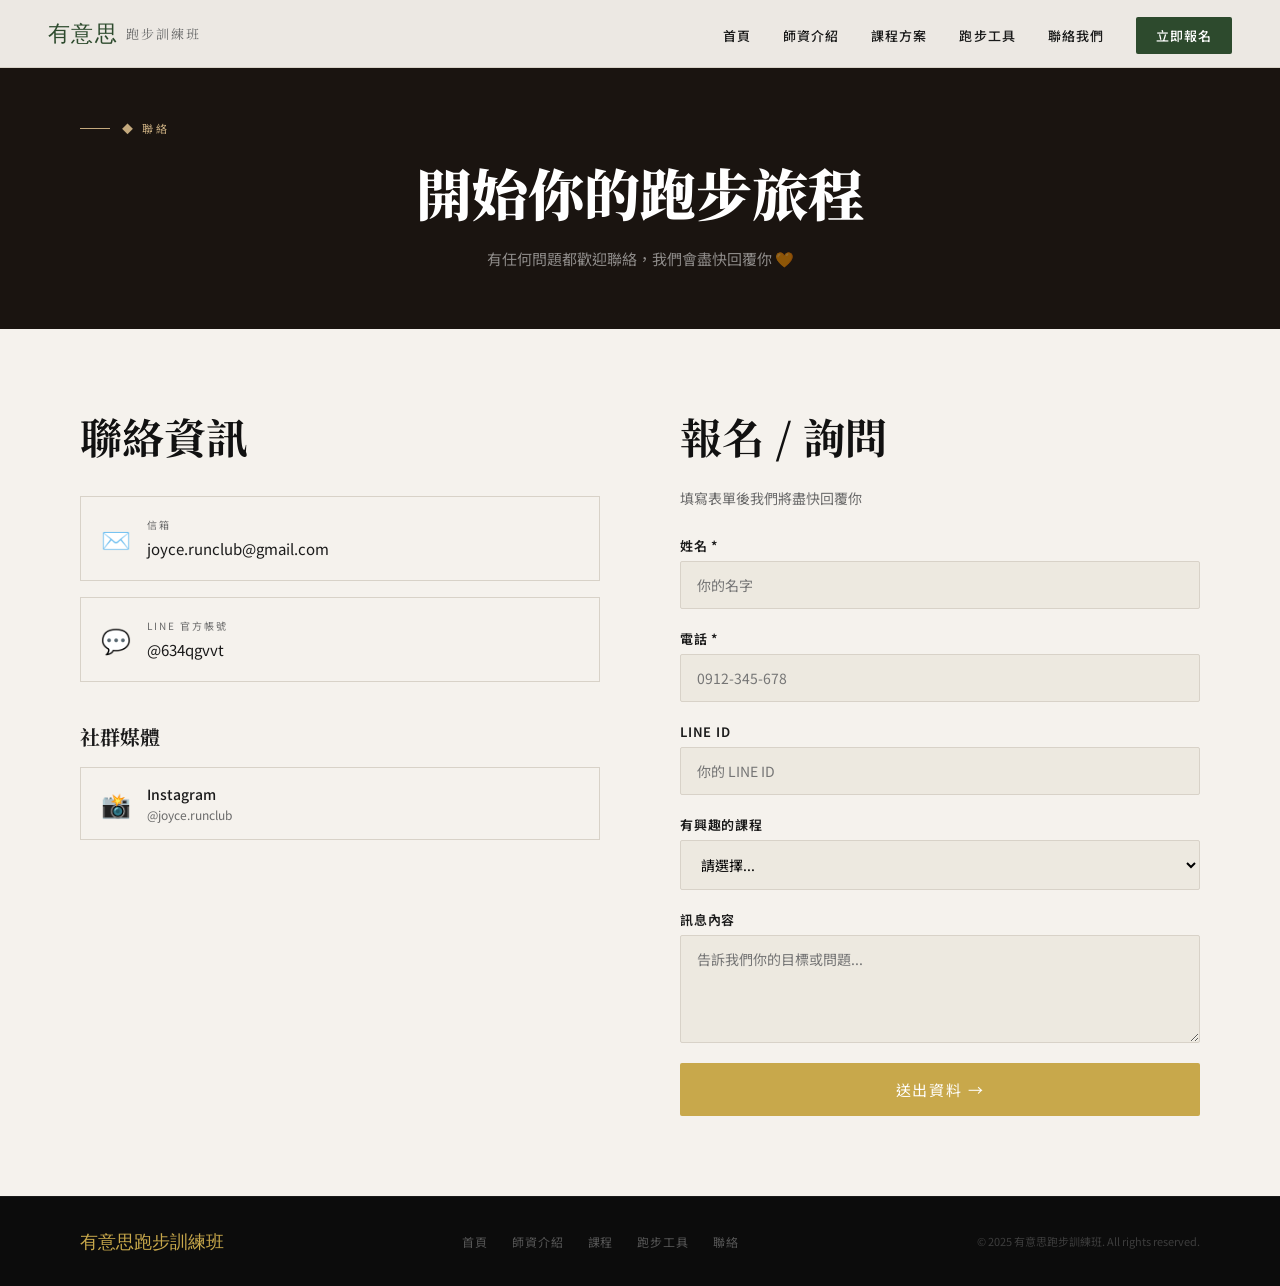
<file: contact.html>
<!DOCTYPE html>
<html lang="zh-TW">
<head>
<meta charset="UTF-8">
<meta name="viewport" content="width=device-width, initial-scale=1.0">
<title>聯絡我們 - 有意思跑步訓練班</title>
<link rel="stylesheet" href="css/style.css">
<link href="https://fonts.googleapis.com/css2?family=Noto+Serif+TC:wght@400;700;900&family=Noto+Sans+TC:wght@300;400;500;700&family=DM+Serif+Display&display=swap" rel="stylesheet">
</head>
<body>
<nav id="navbar">
  <a href="index.html" class="nav-logo">有意思 <span>跑步訓練班</span></a>
  <button class="hamburger" id="hamburger">&#9776;</button>
  <ul class="nav-links" id="nav-links">
    <li><a href="index.html">首頁</a></li>
    <li><a href="coaches.html">師資介紹</a></li>
    <li><a href="courses.html">課程方案</a></li>
    <li><a href="calculator.html">跑步工具</a></li>
    <li><a href="contact.html">聯絡我們</a></li>
    <li><a href="courses.html" class="nav-cta">立即報名</a></li>
  </ul>
</nav>

<div class="page-header" style="background:#1a1410;">
  <div class="section-label light">◆ 聯絡</div>
  <h1 class="page-title">開始你的跑步旅程</h1>
  <p class="page-sub">有任何問題都歡迎聯絡，我們會盡快回覆你 🧡</p>
</div>

<section class="contact-section reveal">
  <div class="contact-info-col">
    <h2 class="section-title">聯絡資訊</h2>
    <div class="contact-items">
      <div class="contact-item">
        <div class="ci-icon">✉️</div>
        <div>
          <div class="ci-label">信箱</div>
          <a href="mailto:joyce.runclub@gmail.com" class="ci-value">joyce.runclub@gmail.com</a>
        </div>
      </div>
      <div class="contact-item">
        <div class="ci-icon">💬</div>
        <div>
          <div class="ci-label">LINE 官方帳號</div>
          <span class="ci-value">@634qgvvt</span>
        </div>
      </div>
    </div>
    <h3 style="font-family:'Noto Serif TC',serif;margin:40px 0 16px;font-size:20px;">社群媒體</h3>
    <div class="social-links">
      <a href="https://www.instagram.com/joyce.runclub" target="_blank" class="social-link">
        <span class="si-icon">📸</span>
        <div>
          <div class="si-name">Instagram</div>
          <div class="si-handle">@joyce.runclub</div>
        </div>
      </a>
    </div>
  </div>

  <div class="contact-form-col">
    <h2 class="section-title">報名 / 詢問</h2>
    <p style="color:var(--muted);font-size:14px;margin-bottom:28px;">填寫表單後我們將盡快回覆你</p>
    <div class="contact-form" id="contact-form">
      <div class="form-group">
        <label>姓名 *</label>
        <input type="text" id="f-name" placeholder="你的名字">
      </div>
      <div class="form-group">
        <label>電話 *</label>
        <input type="tel" id="f-phone" placeholder="0912-345-678">
      </div>
      <div class="form-group">
        <label>LINE ID</label>
        <input type="text" id="f-line" placeholder="你的 LINE ID">
      </div>
      <div class="form-group">
        <label>有興趣的課程</label>
        <select id="f-course">
          <option value="">請選擇...</option>
          <option>初跑班</option>
          <option>賽事訓練班</option>
          <option>跑者肌力班</option>
          <option>1 對 1 課程</option>
          <option>企業包班</option>
          <option>幼兒體適能課程</option>
          <option>預約運動按摩</option>
          <option>其他</option>
        </select>
      </div>
      <div class="form-group">
        <label>訊息內容</label>
        <textarea id="f-msg" rows="4" placeholder="告訴我們你的目標或問題..."></textarea>
      </div>
      <button type="button" class="btn-primary" onclick="submitContact()" id="submit-btn"
        style="width:100%;font-size:15px;padding:16px;background:#c8a84b;border:none;cursor:pointer;">
        送出資料 →
      </button>
    </div>
    <div id="form-success" style="display:none;text-align:center;padding:40px;background:rgba(200,168,75,0.08);border:1px solid rgba(200,168,75,0.2);">
      <div style="font-size:40px;margin-bottom:16px;">🎉</div>
      <h3 style="font-family:'Noto Serif TC',serif;font-size:20px;margin-bottom:12px;">資料已送出！</h3>
      <p style="color:var(--muted);font-size:14px;line-height:1.9;">我們會盡快透過 LINE 或電話與你聯繫 🧡</p>
    </div>
  </div>
</section>

<footer>
  <div class="footer-inner">
    <div class="footer-brand" style="color:#c8a84b;">有意思跑步訓練班</div>
    <div class="footer-links-group">
      <a href="index.html">首頁</a>
      <a href="coaches.html">師資介紹</a>
      <a href="courses.html">課程</a>
      <a href="calculator.html">跑步工具</a>
      <a href="contact.html">聯絡</a>
    </div>
    <div class="footer-copy">© 2025 有意思跑步訓練班. All rights reserved.</div>
  </div>
</footer>

<script src="js/main.js"></script>
<script>
const SCRIPT_URL = 'https://script.google.com/macros/s/AKfycbyIsQiedinZtKGU905TeE3Kk3WaFVLZ6iSsqM2VZ4wwrXd0cqsS2gfosO6WU_ENbLPY/exec';

async function submitContact() {
  const name = document.getElementById('f-name').value.trim();
  const phone = document.getElementById('f-phone').value.trim();
  if (!name || !phone) { alert('請填寫姓名和電話'); return; }

  const btn = document.getElementById('submit-btn');
  btn.textContent = '送出中...';
  btn.disabled = true;

  const formData = new FormData();
  formData.append('timestamp', new Date().toLocaleString('zh-TW'));
  formData.append('name', name);
  formData.append('phone', phone);
  formData.append('line', document.getElementById('f-line').value);
  formData.append('course', document.getElementById('f-course').value);
  formData.append('message', document.getElementById('f-msg').value);

  try {
    await fetch(SCRIPT_URL, { method:'POST', mode:'no-cors', body: formData });
  } catch(e) { console.log(e); }

  document.getElementById('contact-form').style.display = 'none';
  document.getElementById('form-success').style.display = 'block';
}
</script>
</body>
</html>
</file>
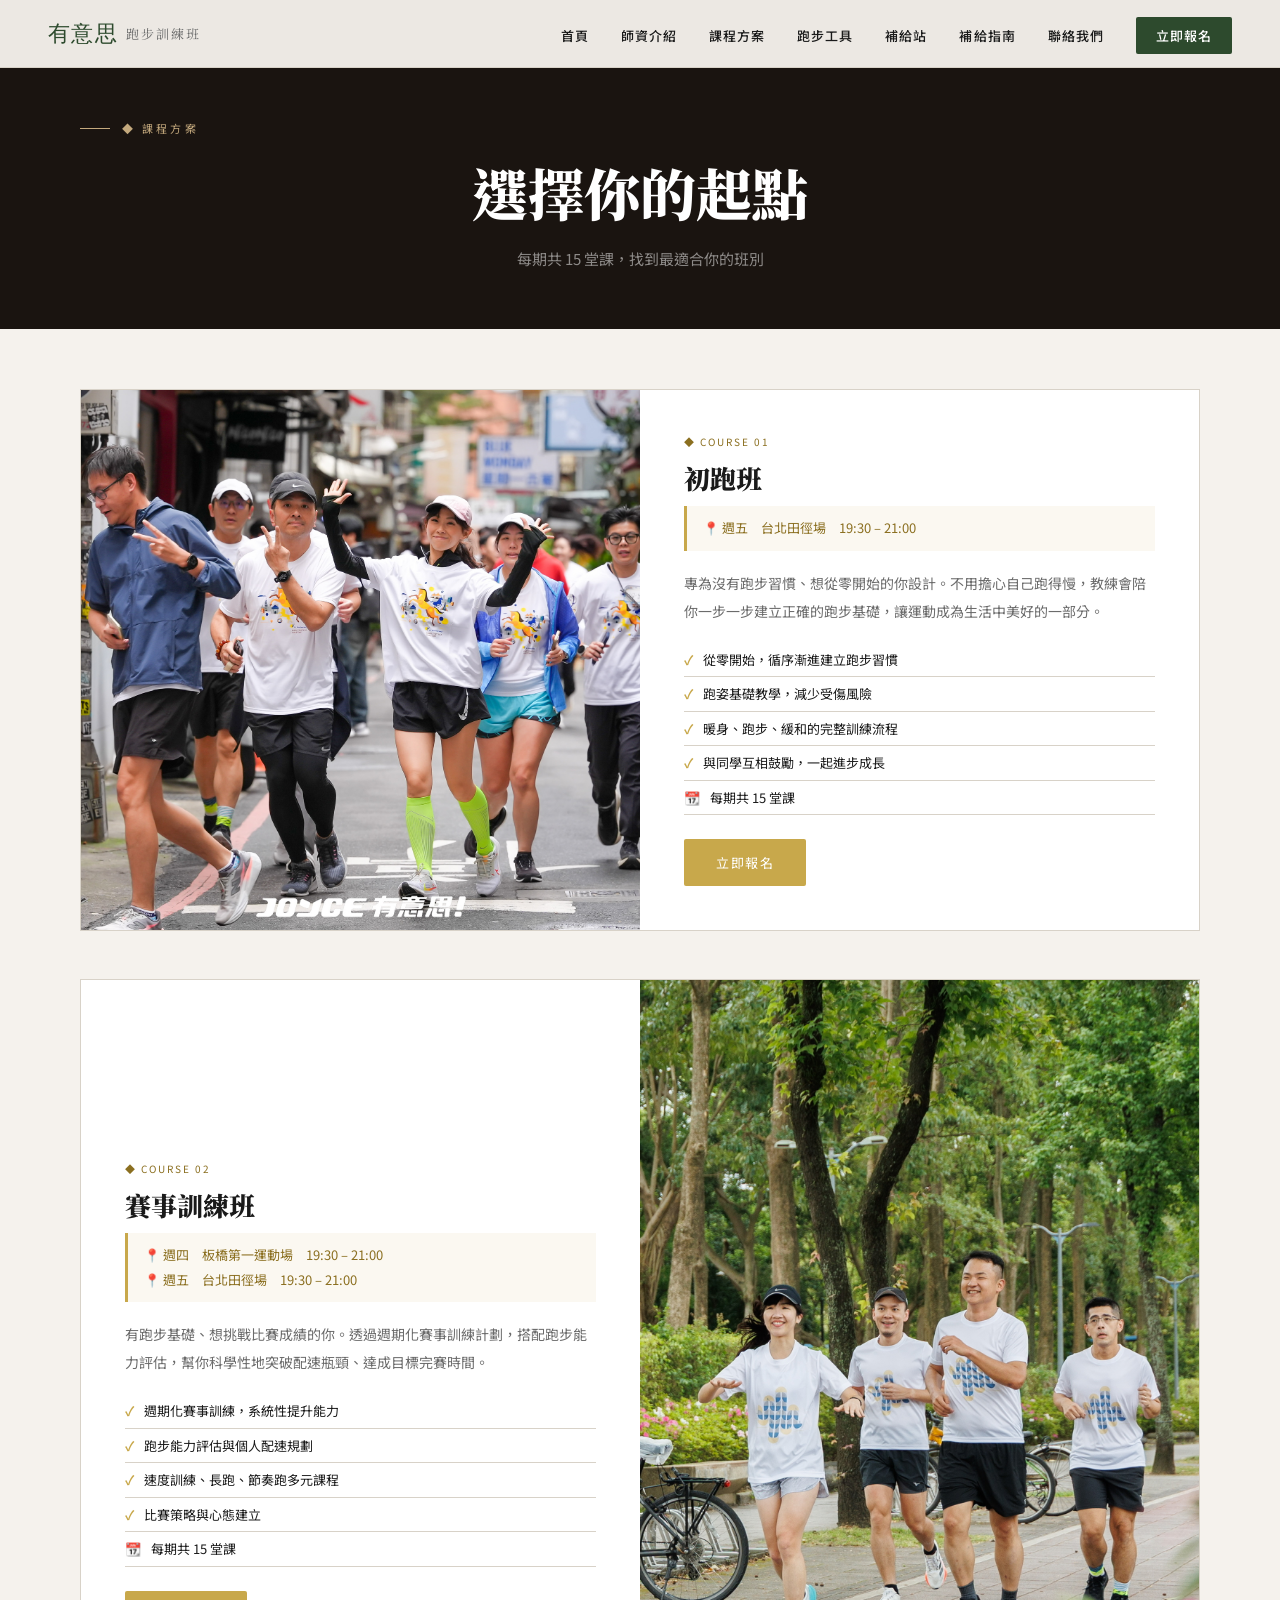
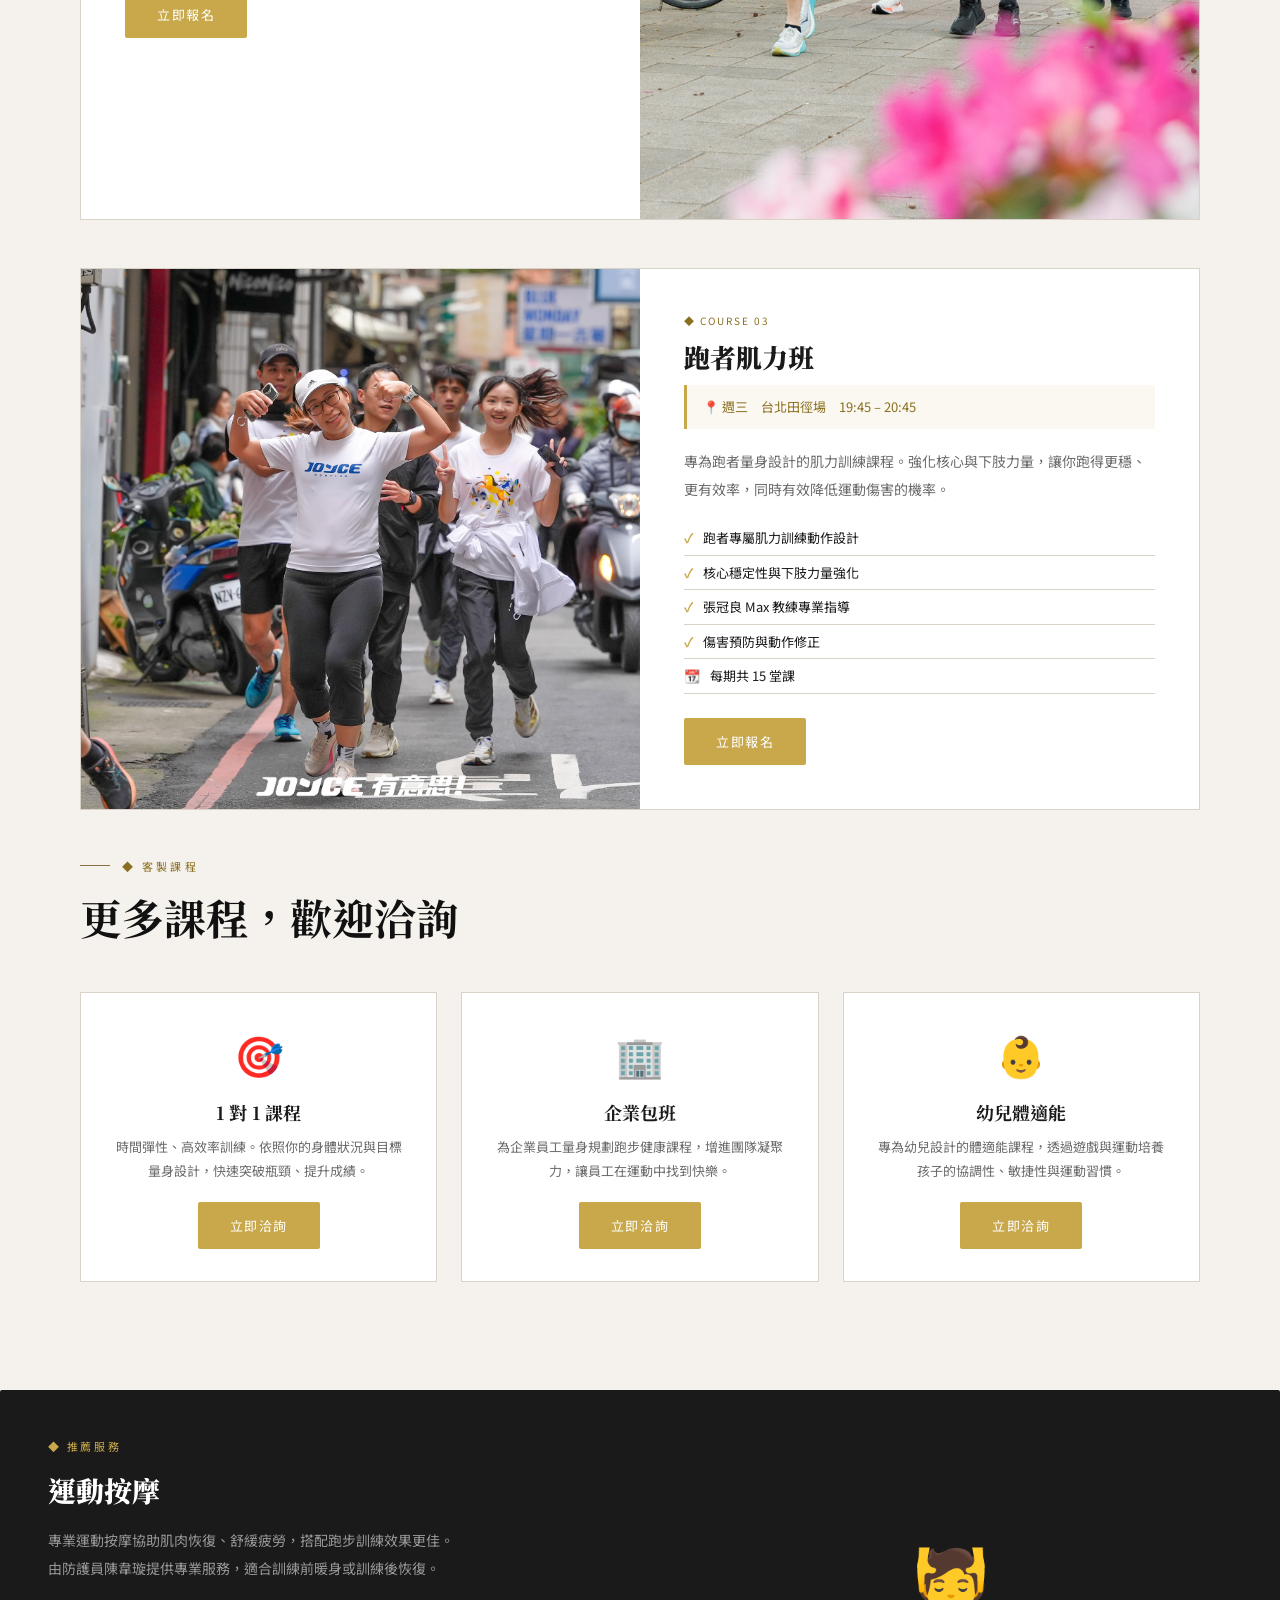
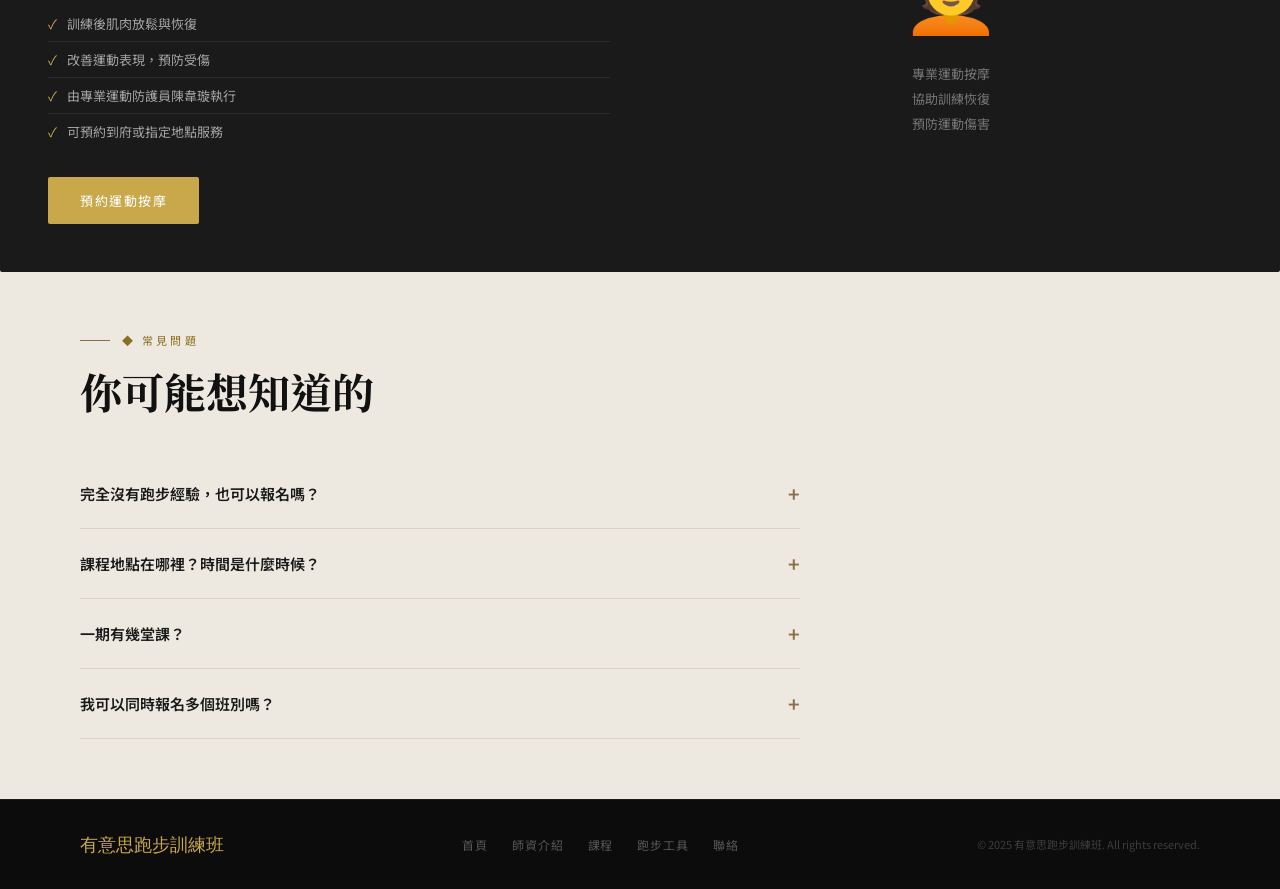
<file: courses.html>
<!DOCTYPE html>
<html lang="zh-TW">
<head>
<meta charset="UTF-8">
<meta name="viewport" content="width=device-width, initial-scale=1.0">
<title>課程方案 - 有意思跑步訓練班</title>
<link rel="stylesheet" href="css/style.css">
<link href="https://fonts.googleapis.com/css2?family=Noto+Serif+TC:wght@400;700;900&family=Noto+Sans+TC:wght@300;400;500;700&family=DM+Serif+Display&display=swap" rel="stylesheet">
<style>
.course-hero-card{display:grid;grid-template-columns:1fr 1fr;min-height:440px;margin-bottom:48px;border:1px solid var(--border);overflow:hidden;}
.course-hero-card.reverse{direction:rtl;}
.course-hero-card.reverse>*{direction:ltr;}
.chc-img{width:100%;height:100%;min-height:360px;overflow:hidden;background:linear-gradient(135deg,#c8a84b,#e8c96b);display:flex;align-items:center;justify-content:center;font-size:60px;}
.chc-img img{width:100%;height:100%;object-fit:cover;display:block;}
.chc-body{padding:44px;display:flex;flex-direction:column;justify-content:center;background:#fff;}
.chc-tag{font-size:10px;letter-spacing:0.2em;color:#8b6f20;text-transform:uppercase;margin-bottom:10px;}
.chc-title{font-family:'Noto Serif TC',serif;font-size:26px;font-weight:900;margin-bottom:10px;}
.chc-time{font-size:13px;color:#8b6f20;background:rgba(200,168,75,0.08);padding:10px 16px;border-left:3px solid #c8a84b;margin-bottom:18px;line-height:1.9;}
.chc-desc{font-size:14px;line-height:2;color:var(--muted);margin-bottom:18px;}
.chc-features{list-style:none;margin-bottom:24px;}
.chc-features li{font-size:13px;color:var(--text);padding:7px 0;border-bottom:1px solid var(--border);display:flex;gap:10px;line-height:1.5;}
.chc-features li span{color:#c8a84b;font-weight:700;flex-shrink:0;}
.enquiry-grid{display:grid;grid-template-columns:repeat(3,1fr);gap:24px;margin-top:48px;}
.eq-card{border:1px solid var(--border);padding:32px;background:#fff;text-align:center;transition:transform .3s,box-shadow .3s;}
.eq-card:hover{transform:translateY(-4px);box-shadow:0 16px 32px rgba(0,0,0,0.06);}
.eq-icon{font-size:40px;margin-bottom:16px;}
.eq-title{font-family:'Noto Serif TC',serif;font-size:18px;font-weight:700;margin-bottom:10px;}
.eq-desc{font-size:13px;color:var(--muted);line-height:1.8;margin-bottom:20px;}
@media(max-width:900px){
  .course-hero-card{grid-template-columns:1fr;}
  .course-hero-card.reverse{direction:ltr;}
  .chc-img{min-height:240px;}
  .chc-body{padding:28px 24px;}
  .enquiry-grid{grid-template-columns:1fr;}
}
</style>
</head>
<body>
<nav id="navbar">
  <a href="index.html" class="nav-logo">有意思 <span>跑步訓練班</span></a>
  <button class="hamburger" id="hamburger">&#9776;</button>
  <ul class="nav-links" id="nav-links">
    <li><a href="index.html">首頁</a></li>
    <li><a href="coaches.html">師資介紹</a></li>
    <li><a href="courses.html">課程方案</a></li>
    <li><a href="calculator.html">跑步工具</a></li>
    <li><a href="supplement.html">補給站</a></li>
    <li><a href="nutrition.html">補給指南</a></li>
    <li><a href="contact.html">聯絡我們</a></li>
    <li><a href="courses.html" class="nav-cta">立即報名</a></li>
  </ul>
</nav>

<div class="page-header" style="background:#1a1410;">
  <div class="section-label light">◆ 課程方案</div>
  <h1 class="page-title">選擇你的起點</h1>
  <p class="page-sub">每期共 15 堂課，找到最適合你的班別</p>
</div>

<section style="padding:60px 80px;">

  <!-- 初跑班 -->
  <div class="course-hero-card reveal">
    <div class="chc-img">
      <img src="images/course-beginner.jpg" alt="初跑班" onerror="this.style.display='none';this.parentElement.style.background='linear-gradient(135deg,#c8a84b,#e8c96b)'">
    </div>
    <div class="chc-body">
      <div class="chc-tag">◆ Course 01</div>
      <div class="chc-title">初跑班</div>
      <div class="chc-time">
        📍 週五　台北田徑場　19:30 – 21:00
      </div>
      <p class="chc-desc">專為沒有跑步習慣、想從零開始的你設計。不用擔心自己跑得慢，教練會陪你一步一步建立正確的跑步基礎，讓運動成為生活中美好的一部分。</p>
      <ul class="chc-features">
        <li><span>✓</span> 從零開始，循序漸進建立跑步習慣</li>
        <li><span>✓</span> 跑姿基礎教學，減少受傷風險</li>
        <li><span>✓</span> 暖身、跑步、緩和的完整訓練流程</li>
        <li><span>✓</span> 與同學互相鼓勵，一起進步成長</li>
        <li><span>📆</span> 每期共 15 堂課</li>
      </ul>
      <a href="contact.html" class="btn-primary" style="background:#c8a84b;align-self:flex-start;">立即報名</a>
    </div>
  </div>

  <!-- 賽事班 -->
  <div class="course-hero-card reverse reveal">
    <div class="chc-img" style="background:linear-gradient(135deg,#2d4a2d,#4a7c59);">
      <img src="images/course-race.jpg" alt="賽事班" onerror="this.style.display='none';this.parentElement.style.background='linear-gradient(135deg,#2d4a2d,#4a7c59)'">
    </div>
    <div class="chc-body">
      <div class="chc-tag">◆ Course 02</div>
      <div class="chc-title">賽事訓練班</div>
      <div class="chc-time">
        📍 週四　板橋第一運動場　19:30 – 21:00<br>
        📍 週五　台北田徑場　19:30 – 21:00
      </div>
      <p class="chc-desc">有跑步基礎、想挑戰比賽成績的你。透過週期化賽事訓練計劃，搭配跑步能力評估，幫你科學性地突破配速瓶頸、達成目標完賽時間。</p>
      <ul class="chc-features">
        <li><span>✓</span> 週期化賽事訓練，系統性提升能力</li>
        <li><span>✓</span> 跑步能力評估與個人配速規劃</li>
        <li><span>✓</span> 速度訓練、長跑、節奏跑多元課程</li>
        <li><span>✓</span> 比賽策略與心態建立</li>
        <li><span>📆</span> 每期共 15 堂課</li>
      </ul>
      <a href="contact.html" class="btn-primary" style="background:#c8a84b;align-self:flex-start;">立即報名</a>
    </div>
  </div>

  <!-- 肌力班 -->
  <div class="course-hero-card reveal">
    <div class="chc-img" style="background:linear-gradient(135deg,#1a1a1a,#444);">
      <img src="images/course-strength.jpg" alt="肌力班" onerror="this.style.display='none';this.parentElement.style.background='linear-gradient(135deg,#1a1a1a,#444)'">
    </div>
    <div class="chc-body">
      <div class="chc-tag">◆ Course 03</div>
      <div class="chc-title">跑者肌力班</div>
      <div class="chc-time">
        📍 週三　台北田徑場　19:45 – 20:45
      </div>
      <p class="chc-desc">專為跑者量身設計的肌力訓練課程。強化核心與下肢力量，讓你跑得更穩、更有效率，同時有效降低運動傷害的機率。</p>
      <ul class="chc-features">
        <li><span>✓</span> 跑者專屬肌力訓練動作設計</li>
        <li><span>✓</span> 核心穩定性與下肢力量強化</li>
        <li><span>✓</span> 張冠良 Max 教練專業指導</li>
        <li><span>✓</span> 傷害預防與動作修正</li>
        <li><span>📆</span> 每期共 15 堂課</li>
      </ul>
      <a href="contact.html" class="btn-primary" style="background:#c8a84b;align-self:flex-start;">立即報名</a>
    </div>
  </div>

  <!-- 洽詢課程 -->
  <div style="margin-top:32px;">
    <div class="section-label" style="color:#8b6f20;">◆ 客製課程</div>
    <h2 class="section-title">更多課程，歡迎洽詢</h2>
    <div class="enquiry-grid reveal">
      <div class="eq-card">
        <div class="eq-icon">🎯</div>
        <div class="eq-title">1 對 1 課程</div>
        <p class="eq-desc">時間彈性、高效率訓練。依照你的身體狀況與目標量身設計，快速突破瓶頸、提升成績。</p>
        <a href="contact.html" class="btn-primary" style="background:#c8a84b;">立即洽詢</a>
      </div>
      <div class="eq-card">
        <div class="eq-icon">🏢</div>
        <div class="eq-title">企業包班</div>
        <p class="eq-desc">為企業員工量身規劃跑步健康課程，增進團隊凝聚力，讓員工在運動中找到快樂。</p>
        <a href="contact.html" class="btn-primary" style="background:#c8a84b;">立即洽詢</a>
      </div>
      <div class="eq-card">
        <div class="eq-icon">👶</div>
        <div class="eq-title">幼兒體適能</div>
        <p class="eq-desc">專為幼兒設計的體適能課程，透過遊戲與運動培養孩子的協調性、敏捷性與運動習慣。</p>
        <a href="contact.html" class="btn-primary" style="background:#c8a84b;">立即洽詢</a>
      </div>
    </div>
  </div>

</section>


  <!-- 運動按摩 -->
  <div style="margin-top:48px;padding:48px;background:#1a1a1a;border-radius:2px;" class="reveal">
    <div style="display:grid;grid-template-columns:1fr 1fr;gap:60px;align-items:center;">
      <div>
        <div style="font-size:11px;letter-spacing:0.25em;color:#c8a84b;text-transform:uppercase;margin-bottom:16px;">◆ 推薦服務</div>
        <h2 style="font-family:'Noto Serif TC',serif;font-size:28px;font-weight:900;color:#fff;margin-bottom:16px;">運動按摩</h2>
        <p style="font-size:14px;line-height:2;color:rgba(255,255,255,0.55);margin-bottom:24px;">
          專業運動按摩協助肌肉恢復、舒緩疲勞，搭配跑步訓練效果更佳。<br>
          由防護員陳韋璇提供專業服務，適合訓練前暖身或訓練後恢復。
        </p>
        <ul style="list-style:none;margin-bottom:28px;">
          <li style="font-size:13px;color:rgba(255,255,255,0.6);padding:8px 0;border-bottom:1px solid rgba(255,255,255,0.08);display:flex;gap:10px;">
            <span style="color:#c8a84b;">✓</span> 訓練後肌肉放鬆與恢復
          </li>
          <li style="font-size:13px;color:rgba(255,255,255,0.6);padding:8px 0;border-bottom:1px solid rgba(255,255,255,0.08);display:flex;gap:10px;">
            <span style="color:#c8a84b;">✓</span> 改善運動表現，預防受傷
          </li>
          <li style="font-size:13px;color:rgba(255,255,255,0.6);padding:8px 0;border-bottom:1px solid rgba(255,255,255,0.08);display:flex;gap:10px;">
            <span style="color:#c8a84b;">✓</span> 由專業運動防護員陳韋璇執行
          </li>
          <li style="font-size:13px;color:rgba(255,255,255,0.6);padding:8px 0;display:flex;gap:10px;">
            <span style="color:#c8a84b;">✓</span> 可預約到府或指定地點服務
          </li>
        </ul>
        <a href="contact.html" class="btn-primary" style="background:#c8a84b;display:inline-block;">預約運動按摩</a>
      </div>
      <div style="text-align:center;">
        <div style="font-size:80px;margin-bottom:20px;">💆</div>
        <div style="font-size:13px;color:rgba(255,255,255,0.4);line-height:1.9;">
          專業運動按摩<br>
          協助訓練恢復<br>
          預防運動傷害
        </div>
      </div>
    </div>
  </div>

<!-- FAQ -->
<section style="background:var(--cream);padding:60px 80px;">
  <div class="section-label" style="color:#8b6f20;">◆ 常見問題</div>
  <h2 class="section-title">你可能想知道的</h2>
  <div class="faq-list">
    <div class="faq-item">
      <button class="faq-q">完全沒有跑步經驗，也可以報名嗎？<span>+</span></button>
      <div class="faq-a">當然可以！初跑班就是專門為從零開始的人所設計的。不用擔心跑太慢或跟不上，教練會依照每個人的狀況循序漸進安排課程，讓你在輕鬆愉快的氣氛中建立屬於自己的跑步節奏 🧡</div>
    </div>
    <div class="faq-item">
      <button class="faq-q">課程地點在哪裡？時間是什麼時候？<span>+</span></button>
      <div class="faq-a">
        三個班別的上課地點與時間：<br><br>
        💪 肌力班：週三　台北田徑場　19:45 – 20:45<br>
        🏅 賽事班：週四　板橋第一運動場　19:30 – 21:00<br>
        🏃 初跑班 / 賽事班：週五　台北田徑場　19:30 – 21:00
      </div>
    </div>
    <div class="faq-item">
      <button class="faq-q">一期有幾堂課？<span>+</span></button>
      <div class="faq-a">每期共有 15 堂課，讓你有足夠的時間循序漸進、穩定進步。具體上課日期請聯絡我們取得最新課程資訊。</div>
    </div>
    <div class="faq-item">
      <button class="faq-q">我可以同時報名多個班別嗎？<span>+</span></button>
      <div class="faq-a">可以！很多學員會同時參加跑步班加肌力班，讓訓練更全面均衡。如果想了解哪種組合最適合你，歡迎直接聯絡我們，教練會協助評估建議。</div>
    </div>
  </div>
</section>

<footer>
  <div class="footer-inner">
    <div class="footer-brand" style="color:#c8a84b;">有意思跑步訓練班</div>
    <div class="footer-links-group">
      <a href="index.html">首頁</a>
      <a href="coaches.html">師資介紹</a>
      <a href="courses.html">課程</a>
      <a href="calculator.html">跑步工具</a>
      <a href="contact.html">聯絡</a>
    </div>
    <div class="footer-copy">© 2025 有意思跑步訓練班. All rights reserved.</div>
  </div>
</footer>
<script src="js/main.js"></script>
</body>
</html>
</file>
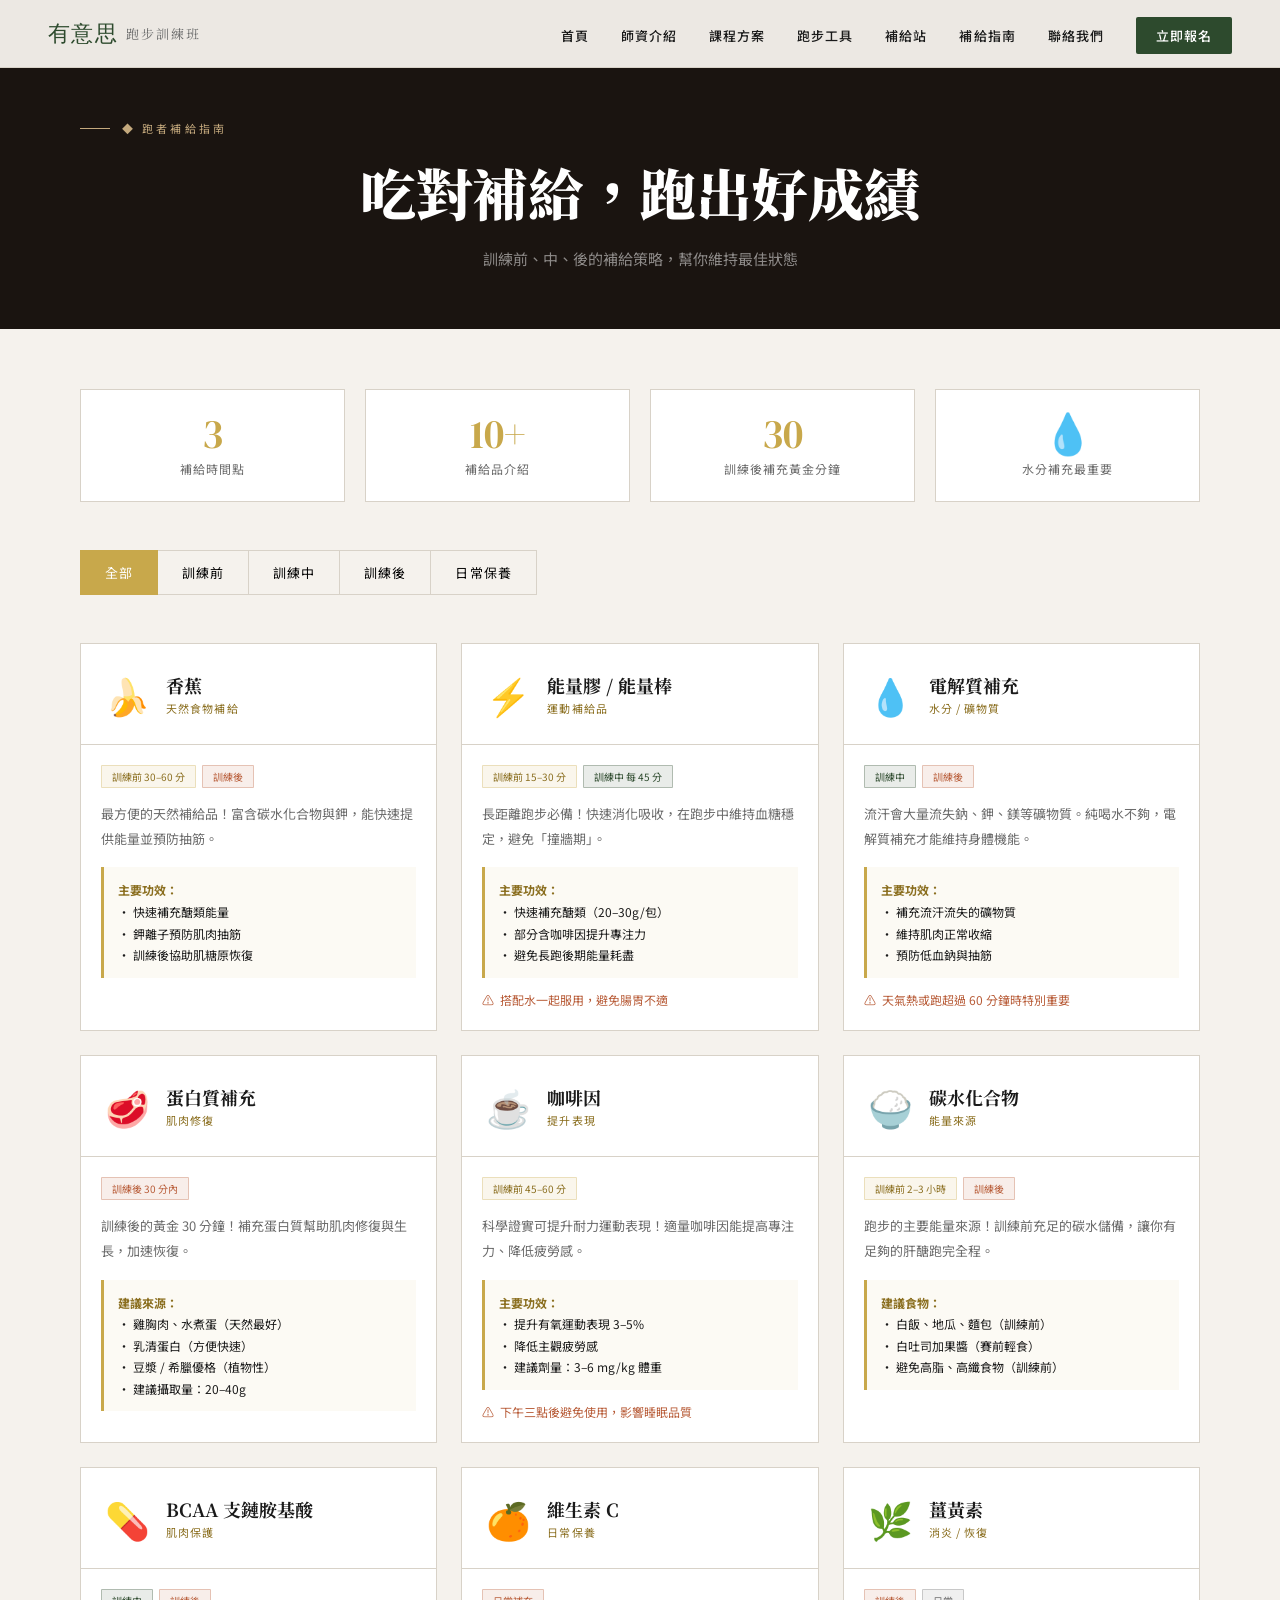
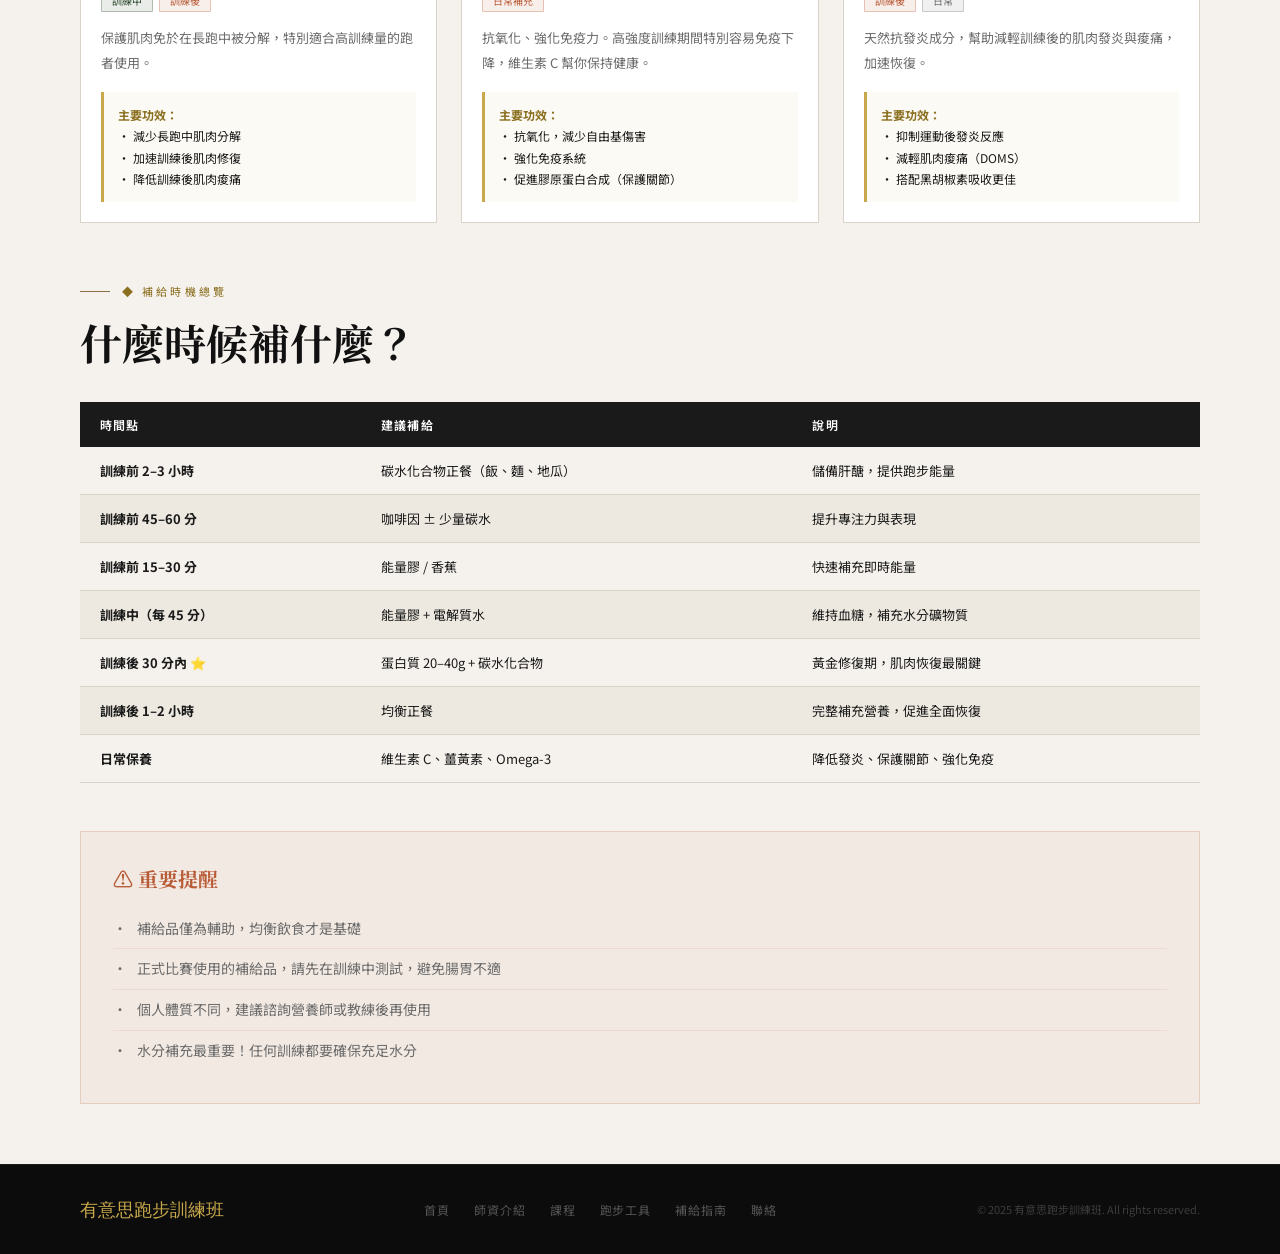
<file: nutrition.html>
<!DOCTYPE html>
<html lang="zh-TW">
<head>
<meta charset="UTF-8">
<meta name="viewport" content="width=device-width, initial-scale=1.0">
<title>跑者補給指南 - 有意思跑步訓練班</title>
<link rel="stylesheet" href="css/style.css">
<link href="https://fonts.googleapis.com/css2?family=Noto+Serif+TC:wght@400;700;900&family=Noto+Sans+TC:wght@300;400;500;700&family=DM+Serif+Display&display=swap" rel="stylesheet">
<style>
.nutrition-section { padding: 60px 80px; }

/* 補給分類 tabs */
.cat-tabs { display: flex; gap: 0; margin-bottom: 48px; flex-wrap: wrap; }
.cat-tab {
  padding: 12px 24px; font-size: 13px; letter-spacing: 0.08em;
  border: 1.5px solid var(--border); background: none;
  cursor: pointer; transition: all .2s;
  font-family: 'Noto Sans TC', sans-serif; margin-right: -1px;
}
.cat-tab.active { background: #c8a84b; color: #fff; border-color: #c8a84b; z-index: 1; }
.cat-tab:hover:not(.active) { border-color: #c8a84b; color: #8b6f20; }

/* 補給卡片 */
.nutrition-grid { display: grid; grid-template-columns: repeat(3,1fr); gap: 24px; }
.nutrition-card {
  background: #fff; border: 1px solid var(--border);
  overflow: hidden; transition: transform .3s, box-shadow .3s;
}
.nutrition-card:hover { transform: translateY(-4px); box-shadow: 0 16px 32px rgba(0,0,0,0.08); }
.nc-header {
  padding: 24px; display: flex; align-items: center; gap: 16px;
  border-bottom: 1px solid var(--border);
}
.nc-icon { font-size: 36px; flex-shrink: 0; }
.nc-name { font-family: 'Noto Serif TC', serif; font-size: 18px; font-weight: 700; }
.nc-cat { font-size: 11px; letter-spacing: 0.1em; color: #8b6f20; margin-top: 2px; }
.nc-body { padding: 20px; }
.nc-timing {
  display: flex; gap: 6px; flex-wrap: wrap; margin-bottom: 14px;
}
.timing-tag {
  font-size: 10px; padding: 3px 10px; border-radius: 1px;
  border: 1px solid;
}
.timing-before { background: rgba(200,168,75,0.1); color: #8b6f20; border-color: rgba(200,168,75,0.3); }
.timing-during { background: rgba(45,74,45,0.1); color: #2d4a2d; border-color: rgba(45,74,45,0.3); }
.timing-after { background: rgba(184,92,56,0.1); color: #b85c38; border-color: rgba(184,92,56,0.3); }
.nc-desc { font-size: 13px; color: var(--muted); line-height: 1.9; margin-bottom: 16px; }
.nc-effect {
  background: rgba(200,168,75,0.06); border-left: 3px solid #c8a84b;
  padding: 12px 14px; font-size: 12px; color: var(--text); line-height: 1.8;
}
.nc-effect strong { color: #8b6f20; }
.nc-caution {
  margin-top: 12px; font-size: 12px; color: #b85c38;
  display: flex; gap: 6px; align-items: flex-start; line-height: 1.7;
}
.nc-caution::before { content: '⚠️'; flex-shrink: 0; }

/* 時機總表 */
.timing-table { width: 100%; border-collapse: collapse; margin-top: 32px; }
.timing-table th {
  background: #1a1a1a; color: #fff; padding: 14px 20px;
  font-size: 12px; letter-spacing: 0.1em; text-align: left; font-weight: 600;
}
.timing-table td { padding: 14px 20px; border-bottom: 1px solid var(--border); font-size: 13px; }
.timing-table tr:nth-child(even) td { background: var(--cream); }
.timing-table tr:hover td { background: rgba(200,168,75,0.05); }

/* 統計卡 */
.stats-row { display: grid; grid-template-columns: repeat(4,1fr); gap: 20px; margin-bottom: 48px; }
.stat-card { background: #fff; border: 1px solid var(--border); padding: 24px; text-align: center; }
.stat-card .big-num { font-family: 'DM Serif Display', serif; font-size: 40px; color: #c8a84b; line-height: 1; }
.stat-card .stat-lbl { font-size: 12px; color: var(--muted); margin-top: 6px; letter-spacing: 0.08em; }

.hidden-cat { display: none; }

@media (max-width: 900px) {
  .nutrition-section { padding: 40px 20px; }
  .nutrition-grid { grid-template-columns: 1fr; }
  .stats-row { grid-template-columns: 1fr 1fr; }
  .cat-tab { font-size: 12px; padding: 10px 16px; }
}
</style>
</head>
<body>

<nav id="navbar">
  <a href="index.html" class="nav-logo">有意思 <span>跑步訓練班</span></a>
  <button class="hamburger" id="hamburger">&#9776;</button>
  <ul class="nav-links" id="nav-links">
    <li><a href="index.html">首頁</a></li>
    <li><a href="coaches.html">師資介紹</a></li>
    <li><a href="courses.html">課程方案</a></li>
    <li><a href="calculator.html">跑步工具</a></li>
    <li><a href="supplement.html">補給站</a></li>
    <li><a href="nutrition.html">補給指南</a></li>
    <li><a href="contact.html">聯絡我們</a></li>
    <li><a href="courses.html" class="nav-cta">立即報名</a></li>
  </ul>
</nav>

<div class="page-header" style="background:#1a1410;">
  <div class="section-label light">◆ 跑者補給指南</div>
  <h1 class="page-title">吃對補給，跑出好成績</h1>
  <p class="page-sub">訓練前、中、後的補給策略，幫你維持最佳狀態</p>
</div>

<section class="nutrition-section">

  <!-- 統計數字 -->
  <div class="stats-row reveal">
    <div class="stat-card">
      <div class="big-num">3</div>
      <div class="stat-lbl">補給時間點</div>
    </div>
    <div class="stat-card">
      <div class="big-num">10+</div>
      <div class="stat-lbl">補給品介紹</div>
    </div>
    <div class="stat-card">
      <div class="big-num">30</div>
      <div class="stat-lbl">訓練後補充黃金分鐘</div>
    </div>
    <div class="stat-card">
      <div class="big-num">💧</div>
      <div class="stat-lbl">水分補充最重要</div>
    </div>
  </div>

  <!-- 分類 Tab -->
  <div class="cat-tabs">
    <button class="cat-tab active" onclick="filterCat('all')">全部</button>
    <button class="cat-tab" onclick="filterCat('before')">訓練前</button>
    <button class="cat-tab" onclick="filterCat('during')">訓練中</button>
    <button class="cat-tab" onclick="filterCat('after')">訓練後</button>
    <button class="cat-tab" onclick="filterCat('daily')">日常保養</button>
  </div>

  <!-- 補給卡片 -->
  <div class="nutrition-grid reveal">

    <!-- 香蕉 -->
    <div class="nutrition-card" data-cat="before after">
      <div class="nc-header">
        <div class="nc-icon">🍌</div>
        <div>
          <div class="nc-name">香蕉</div>
          <div class="nc-cat">天然食物補給</div>
        </div>
      </div>
      <div class="nc-body">
        <div class="nc-timing">
          <span class="timing-tag timing-before">訓練前 30–60 分</span>
          <span class="timing-tag timing-after">訓練後</span>
        </div>
        <p class="nc-desc">最方便的天然補給品！富含碳水化合物與鉀，能快速提供能量並預防抽筋。</p>
        <div class="nc-effect">
          <strong>主要功效：</strong><br>
          · 快速補充醣類能量<br>
          · 鉀離子預防肌肉抽筋<br>
          · 訓練後協助肌糖原恢復
        </div>
      </div>
    </div>

    <!-- 能量棒 / 能量膠 -->
    <div class="nutrition-card" data-cat="before during">
      <div class="nc-header">
        <div class="nc-icon">⚡</div>
        <div>
          <div class="nc-name">能量膠 / 能量棒</div>
          <div class="nc-cat">運動補給品</div>
        </div>
      </div>
      <div class="nc-body">
        <div class="nc-timing">
          <span class="timing-tag timing-before">訓練前 15–30 分</span>
          <span class="timing-tag timing-during">訓練中 每 45 分</span>
        </div>
        <p class="nc-desc">長距離跑步必備！快速消化吸收，在跑步中維持血糖穩定，避免「撞牆期」。</p>
        <div class="nc-effect">
          <strong>主要功效：</strong><br>
          · 快速補充醣類（20–30g/包）<br>
          · 部分含咖啡因提升專注力<br>
          · 避免長跑後期能量耗盡
        </div>
        <div class="nc-caution">搭配水一起服用，避免腸胃不適</div>
      </div>
    </div>

    <!-- 電解質 -->
    <div class="nutrition-card" data-cat="during after">
      <div class="nc-header">
        <div class="nc-icon">💧</div>
        <div>
          <div class="nc-name">電解質補充</div>
          <div class="nc-cat">水分 / 礦物質</div>
        </div>
      </div>
      <div class="nc-body">
        <div class="nc-timing">
          <span class="timing-tag timing-during">訓練中</span>
          <span class="timing-tag timing-after">訓練後</span>
        </div>
        <p class="nc-desc">流汗會大量流失鈉、鉀、鎂等礦物質。純喝水不夠，電解質補充才能維持身體機能。</p>
        <div class="nc-effect">
          <strong>主要功效：</strong><br>
          · 補充流汗流失的礦物質<br>
          · 維持肌肉正常收縮<br>
          · 預防低血鈉與抽筋
        </div>
        <div class="nc-caution">天氣熱或跑超過 60 分鐘時特別重要</div>
      </div>
    </div>

    <!-- 蛋白質 -->
    <div class="nutrition-card" data-cat="after">
      <div class="nc-header">
        <div class="nc-icon">🥩</div>
        <div>
          <div class="nc-name">蛋白質補充</div>
          <div class="nc-cat">肌肉修復</div>
        </div>
      </div>
      <div class="nc-body">
        <div class="nc-timing">
          <span class="timing-tag timing-after">訓練後 30 分內</span>
        </div>
        <p class="nc-desc">訓練後的黃金 30 分鐘！補充蛋白質幫助肌肉修復與生長，加速恢復。</p>
        <div class="nc-effect">
          <strong>建議來源：</strong><br>
          · 雞胸肉、水煮蛋（天然最好）<br>
          · 乳清蛋白（方便快速）<br>
          · 豆漿 / 希臘優格（植物性）<br>
          · 建議攝取量：20–40g
        </div>
      </div>
    </div>

    <!-- 咖啡因 -->
    <div class="nutrition-card" data-cat="before">
      <div class="nc-header">
        <div class="nc-icon">☕</div>
        <div>
          <div class="nc-name">咖啡因</div>
          <div class="nc-cat">提升表現</div>
        </div>
      </div>
      <div class="nc-body">
        <div class="nc-timing">
          <span class="timing-tag timing-before">訓練前 45–60 分</span>
        </div>
        <p class="nc-desc">科學證實可提升耐力運動表現！適量咖啡因能提高專注力、降低疲勞感。</p>
        <div class="nc-effect">
          <strong>主要功效：</strong><br>
          · 提升有氧運動表現 3–5%<br>
          · 降低主觀疲勞感<br>
          · 建議劑量：3–6 mg/kg 體重
        </div>
        <div class="nc-caution">下午三點後避免使用，影響睡眠品質</div>
      </div>
    </div>

    <!-- 碳水化合物 -->
    <div class="nutrition-card" data-cat="before after">
      <div class="nc-header">
        <div class="nc-icon">🍚</div>
        <div>
          <div class="nc-name">碳水化合物</div>
          <div class="nc-cat">能量來源</div>
        </div>
      </div>
      <div class="nc-body">
        <div class="nc-timing">
          <span class="timing-tag timing-before">訓練前 2–3 小時</span>
          <span class="timing-tag timing-after">訓練後</span>
        </div>
        <p class="nc-desc">跑步的主要能量來源！訓練前充足的碳水儲備，讓你有足夠的肝醣跑完全程。</p>
        <div class="nc-effect">
          <strong>建議食物：</strong><br>
          · 白飯、地瓜、麵包（訓練前）<br>
          · 白吐司加果醬（賽前輕食）<br>
          · 避免高脂、高纖食物（訓練前）
        </div>
      </div>
    </div>

    <!-- BCAA -->
    <div class="nutrition-card" data-cat="during after daily">
      <div class="nc-header">
        <div class="nc-icon">💊</div>
        <div>
          <div class="nc-name">BCAA 支鏈胺基酸</div>
          <div class="nc-cat">肌肉保護</div>
        </div>
      </div>
      <div class="nc-body">
        <div class="nc-timing">
          <span class="timing-tag timing-during">訓練中</span>
          <span class="timing-tag timing-after">訓練後</span>
        </div>
        <p class="nc-desc">保護肌肉免於在長跑中被分解，特別適合高訓練量的跑者使用。</p>
        <div class="nc-effect">
          <strong>主要功效：</strong><br>
          · 減少長跑中肌肉分解<br>
          · 加速訓練後肌肉修復<br>
          · 降低訓練後肌肉痠痛
        </div>
      </div>
    </div>

    <!-- 維生素 C -->
    <div class="nutrition-card" data-cat="daily">
      <div class="nc-header">
        <div class="nc-icon">🍊</div>
        <div>
          <div class="nc-name">維生素 C</div>
          <div class="nc-cat">日常保養</div>
        </div>
      </div>
      <div class="nc-body">
        <div class="nc-timing">
          <span class="timing-tag timing-after">日常補充</span>
        </div>
        <p class="nc-desc">抗氧化、強化免疫力。高強度訓練期間特別容易免疫下降，維生素 C 幫你保持健康。</p>
        <div class="nc-effect">
          <strong>主要功效：</strong><br>
          · 抗氧化，減少自由基傷害<br>
          · 強化免疫系統<br>
          · 促進膠原蛋白合成（保護關節）
        </div>
      </div>
    </div>

    <!-- 薑黃 -->
    <div class="nutrition-card" data-cat="daily after">
      <div class="nc-header">
        <div class="nc-icon">🌿</div>
        <div>
          <div class="nc-name">薑黃素</div>
          <div class="nc-cat">消炎 / 恢復</div>
        </div>
      </div>
      <div class="nc-body">
        <div class="nc-timing">
          <span class="timing-tag timing-after">訓練後</span>
          <span class="timing-tag timing-during" style="background:rgba(107,107,107,0.1);color:#6b6b6b;border-color:rgba(107,107,107,0.3);">日常</span>
        </div>
        <p class="nc-desc">天然抗發炎成分，幫助減輕訓練後的肌肉發炎與痠痛，加速恢復。</p>
        <div class="nc-effect">
          <strong>主要功效：</strong><br>
          · 抑制運動後發炎反應<br>
          · 減輕肌肉痠痛（DOMS）<br>
          · 搭配黑胡椒素吸收更佳
        </div>
      </div>
    </div>

  </div>

  <!-- 補給時機總覽表 -->
  <div style="margin-top:60px;" class="reveal">
    <div class="section-label" style="color:#8b6f20;">◆ 補給時機總覽</div>
    <h2 class="section-title">什麼時候補什麼？</h2>
    <table class="timing-table">
      <thead>
        <tr>
          <th>時間點</th>
          <th>建議補給</th>
          <th>說明</th>
        </tr>
      </thead>
      <tbody>
        <tr>
          <td><strong>訓練前 2–3 小時</strong></td>
          <td>碳水化合物正餐（飯、麵、地瓜）</td>
          <td>儲備肝醣，提供跑步能量</td>
        </tr>
        <tr>
          <td><strong>訓練前 45–60 分</strong></td>
          <td>咖啡因 ± 少量碳水</td>
          <td>提升專注力與表現</td>
        </tr>
        <tr>
          <td><strong>訓練前 15–30 分</strong></td>
          <td>能量膠 / 香蕉</td>
          <td>快速補充即時能量</td>
        </tr>
        <tr>
          <td><strong>訓練中（每 45 分）</strong></td>
          <td>能量膠 + 電解質水</td>
          <td>維持血糖，補充水分礦物質</td>
        </tr>
        <tr>
          <td><strong>訓練後 30 分內 ⭐</strong></td>
          <td>蛋白質 20–40g + 碳水化合物</td>
          <td>黃金修復期，肌肉恢復最關鍵</td>
        </tr>
        <tr>
          <td><strong>訓練後 1–2 小時</strong></td>
          <td>均衡正餐</td>
          <td>完整補充營養，促進全面恢復</td>
        </tr>
        <tr>
          <td><strong>日常保養</strong></td>
          <td>維生素 C、薑黃素、Omega-3</td>
          <td>降低發炎、保護關節、強化免疫</td>
        </tr>
      </tbody>
    </table>
  </div>

  <!-- 注意事項 -->
  <div style="margin-top:48px;padding:32px;background:rgba(184,92,56,0.06);border:1px solid rgba(184,92,56,0.2);" class="reveal">
    <h3 style="font-family:'Noto Serif TC',serif;font-size:20px;margin-bottom:16px;color:#b85c38;">⚠️ 重要提醒</h3>
    <ul style="list-style:none;">
      <li style="font-size:14px;color:var(--muted);padding:8px 0;border-bottom:1px solid rgba(184,92,56,0.1);display:flex;gap:10px;line-height:1.7;"><span>·</span>補給品僅為輔助，均衡飲食才是基礎</li>
      <li style="font-size:14px;color:var(--muted);padding:8px 0;border-bottom:1px solid rgba(184,92,56,0.1);display:flex;gap:10px;line-height:1.7;"><span>·</span>正式比賽使用的補給品，請先在訓練中測試，避免腸胃不適</li>
      <li style="font-size:14px;color:var(--muted);padding:8px 0;border-bottom:1px solid rgba(184,92,56,0.1);display:flex;gap:10px;line-height:1.7;"><span>·</span>個人體質不同，建議諮詢營養師或教練後再使用</li>
      <li style="font-size:14px;color:var(--muted);padding:8px 0;display:flex;gap:10px;line-height:1.7;"><span>·</span>水分補充最重要！任何訓練都要確保充足水分</li>
    </ul>
  </div>

</section>

<footer>
  <div class="footer-inner">
    <div class="footer-brand" style="color:#c8a84b;">有意思跑步訓練班</div>
    <div class="footer-links-group">
      <a href="index.html">首頁</a>
      <a href="coaches.html">師資介紹</a>
      <a href="courses.html">課程</a>
      <a href="calculator.html">跑步工具</a>
      <a href="nutrition.html">補給指南</a>
      <a href="contact.html">聯絡</a>
    </div>
    <div class="footer-copy">© 2025 有意思跑步訓練班. All rights reserved.</div>
  </div>
</footer>

<script src="js/main.js"></script>
<script>
function filterCat(cat) {
  document.querySelectorAll('.cat-tab').forEach(t => t.classList.remove('active'));
  event.target.classList.add('active');
  document.querySelectorAll('.nutrition-card').forEach(card => {
    if (cat === 'all') {
      card.style.display = '';
    } else {
      const cats = card.dataset.cat || '';
      card.style.display = cats.includes(cat) ? '' : 'none';
    }
  });
}
</script>
</body>
</html>
</file>
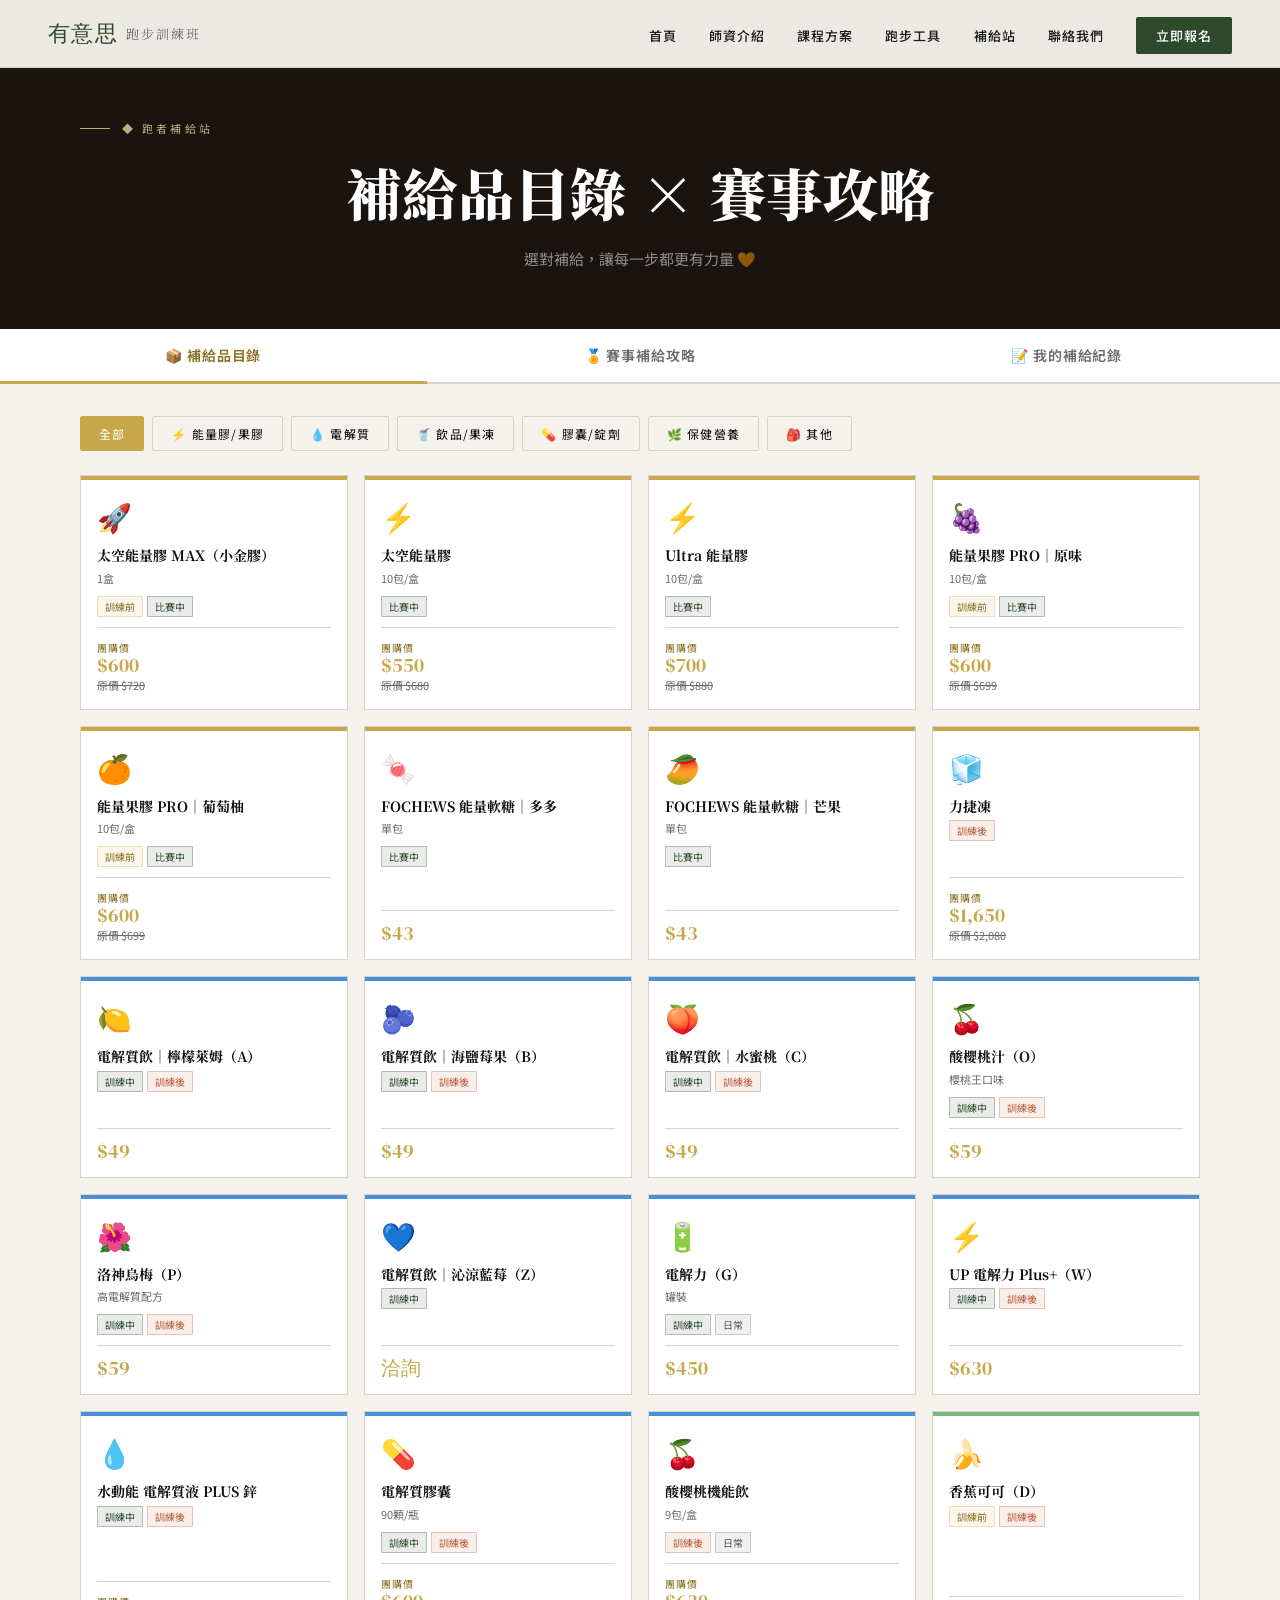
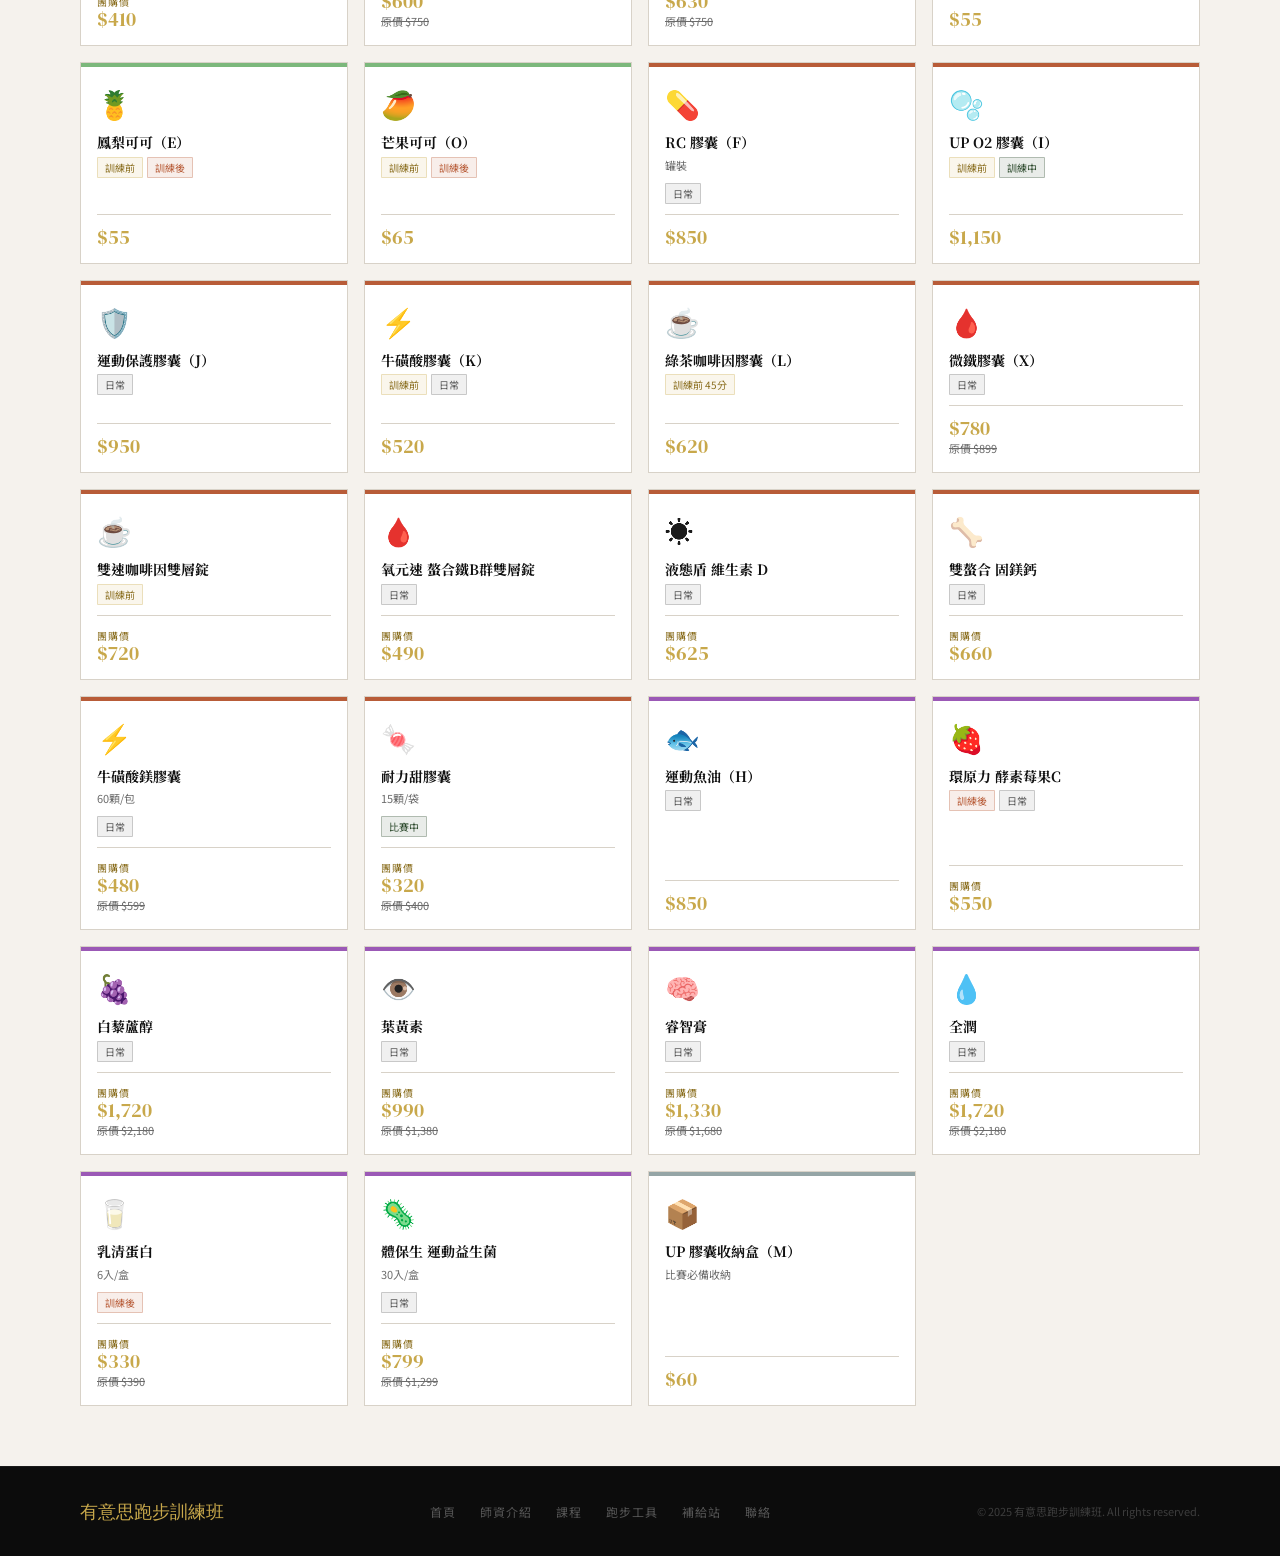
<file: supplement.html>
<!DOCTYPE html>
<html lang="zh-TW">
<head>
<meta charset="UTF-8">
<meta name="viewport" content="width=device-width, initial-scale=1.0">
<title>跑者補給站 - 有意思跑步訓練班</title>
<link rel="stylesheet" href="css/style.css">
<link href="https://fonts.googleapis.com/css2?family=Noto+Serif+TC:wght@400;700;900&family=Noto+Sans+TC:wght@300;400;500;700&family=DM+Serif+Display&display=swap" rel="stylesheet">
<style>
/* ── 頁面 Tab ── */
.page-tabs {
  display: flex; background: #fff; border-bottom: 2px solid var(--border);
  position: sticky; top: 68px; z-index: 50;
}
.page-tab {
  flex: 1; padding: 16px; font-size: 14px; font-weight: 600;
  letter-spacing: 0.06em; border: none; background: none; cursor: pointer;
  border-bottom: 3px solid transparent; margin-bottom: -2px;
  transition: all .2s; font-family: 'Noto Sans TC', sans-serif;
  color: var(--muted);
}
.page-tab.active { color: #8b6f20; border-bottom-color: #c8a84b; }
.page-tab:hover:not(.active) { color: var(--text); }

.tab-content-page { display: none; }
.tab-content-page.active { display: block; }

/* ── 分類 Filter ── */
.cat-filter { display: flex; gap: 8px; flex-wrap: wrap; padding: 32px 80px 0; }
.cf-btn {
  padding: 8px 18px; font-size: 12px; letter-spacing: 0.1em;
  border: 1.5px solid var(--border); background: none; cursor: pointer;
  transition: all .2s; font-family: 'Noto Sans TC', sans-serif; border-radius: 2px;
}
.cf-btn.active { background: #c8a84b; color: #fff; border-color: #c8a84b; }
.cf-btn:hover:not(.active) { border-color: #c8a84b; color: #8b6f20; }

/* ── 產品網格 ── */
.product-grid { display: grid; grid-template-columns: repeat(4,1fr); gap: 16px; padding: 24px 80px 60px; }
.product-card {
  background: #fff; border: 1px solid var(--border);
  overflow: hidden; transition: transform .25s, box-shadow .25s;
  display: flex; flex-direction: column;
}
.product-card:hover { transform: translateY(-4px); box-shadow: 0 12px 28px rgba(0,0,0,0.08); }
.pc-cat-bar { height: 4px; }
.pc-body { padding: 16px; flex: 1; display: flex; flex-direction: column; }
.pc-icon { font-size: 28px; margin-bottom: 10px; }
.pc-name { font-family: 'Noto Serif TC', serif; font-size: 14px; font-weight: 700; color: var(--black); margin-bottom: 4px; line-height: 1.4; }
.pc-sub { font-size: 11px; color: var(--muted); margin-bottom: 10px; }
.pc-timing { display: flex; flex-wrap: wrap; gap: 4px; margin-bottom: 10px; }
.pt { font-size: 10px; padding: 2px 7px; border-radius: 1px; border: 1px solid; }
.pt-before { background: rgba(200,168,75,0.1); color: #8b6f20; border-color: rgba(200,168,75,0.3); }
.pt-during { background: rgba(45,74,45,0.1); color: #2d4a2d; border-color: rgba(45,74,45,0.3); }
.pt-after { background: rgba(184,92,56,0.1); color: #b85c38; border-color: rgba(184,92,56,0.3); }
.pt-daily { background: rgba(107,107,107,0.1); color: #555; border-color: rgba(107,107,107,0.3); }
.pc-price { margin-top: auto; padding-top: 12px; border-top: 1px solid var(--border); }
.pc-group-price { font-family: 'DM Serif Display', serif; font-size: 20px; color: #c8a84b; line-height: 1; }
.pc-orig-price { font-size: 11px; color: var(--muted); text-decoration: line-through; margin-top: 2px; }
.pc-price-label { font-size: 10px; letter-spacing: 0.1em; color: #8b6f20; }
.pc-note { font-size: 11px; color: var(--muted); margin-top: 6px; line-height: 1.5; }

/* 分類色條 */
.cat-energy .pc-cat-bar { background: #c8a84b; }
.cat-electrolyte .pc-cat-bar { background: #4a90d9; }
.cat-drink .pc-cat-bar { background: #7cb87c; }
.cat-capsule .pc-cat-bar { background: #b85c38; }
.cat-health .pc-cat-bar { background: #9b59b6; }
.cat-other .pc-cat-bar { background: #95a5a6; }

/* ── 賽事攻略 ── */
.race-section { padding: 48px 80px; }
.race-tabs { display: flex; gap: 0; margin-bottom: 40px; border: 1.5px solid var(--border); width: fit-content; }
.race-tab {
  padding: 12px 28px; font-size: 13px; font-weight: 600;
  border: none; background: none; cursor: pointer;
  font-family: 'Noto Sans TC', sans-serif; color: var(--muted);
  transition: all .2s; border-right: 1px solid var(--border);
}
.race-tab:last-child { border-right: none; }
.race-tab.active { background: #c8a84b; color: #fff; }
.race-plan { display: none; }
.race-plan.active { display: block; }
.race-timeline { position: relative; }
.race-timeline::before { content: ''; position: absolute; left: 20px; top: 0; bottom: 0; width: 2px; background: var(--border); }
.timeline-item { display: grid; grid-template-columns: 44px 1fr; gap: 20px; margin-bottom: 28px; position: relative; }
.tl-dot {
  width: 44px; height: 44px; border-radius: 50%;
  background: #c8a84b; color: #fff;
  display: flex; align-items: center; justify-content: center;
  font-size: 16px; flex-shrink: 0; z-index: 1;
}
.tl-content { background: #fff; border: 1px solid var(--border); padding: 20px; }
.tl-time { font-size: 11px; letter-spacing: 0.15em; color: #8b6f20; text-transform: uppercase; margin-bottom: 4px; }
.tl-title { font-family: 'Noto Serif TC', serif; font-size: 16px; font-weight: 700; margin-bottom: 8px; }
.tl-items { list-style: none; }
.tl-items li { font-size: 13px; color: var(--muted); padding: 4px 0; display: flex; gap: 8px; }
.tl-items li::before { content: '·'; color: #c8a84b; font-weight: 900; }

/* ── 補給紀錄 ── */
.log-section { padding: 48px 80px; }
.log-form { background: #fff; border: 1px solid var(--border); padding: 32px; margin-bottom: 32px; }
.log-form-grid { display: grid; grid-template-columns: 1fr 1fr 1fr; gap: 16px; margin-bottom: 20px; }
.log-field { display: flex; flex-direction: column; gap: 6px; }
.log-field label { font-size: 12px; font-weight: 600; letter-spacing: 0.08em; }
.log-field input, .log-field select, .log-field textarea {
  padding: 10px 14px; border: 1.5px solid var(--border);
  background: var(--off-white); border-radius: 2px; font-size: 13px;
  font-family: 'Noto Sans TC', sans-serif;
}
.log-field input:focus, .log-field select:focus, .log-field textarea:focus {
  outline: none; border-color: #c8a84b;
}
.log-table-wrap { overflow-x: auto; }
.log-table { width: 100%; border-collapse: collapse; }
.log-table th { background: #1a1a1a; color: #fff; padding: 12px 16px; font-size: 12px; letter-spacing: 0.08em; text-align: left; }
.log-table td { padding: 12px 16px; border-bottom: 1px solid var(--border); font-size: 13px; }
.log-table tr:hover td { background: rgba(200,168,75,0.04); }
.log-table .del-btn { background: none; border: 1px solid var(--border); padding: 4px 10px; font-size: 11px; cursor: pointer; color: #b85c38; border-color: rgba(184,92,56,0.3); }
.log-table .del-btn:hover { background: rgba(184,92,56,0.08); }
.feel-tag { display: inline-block; font-size: 11px; padding: 2px 8px; border-radius: 1px; }
.feel-good { background: rgba(76,175,80,0.1); color: #2e7d32; }
.feel-ok { background: rgba(200,168,75,0.1); color: #8b6f20; }
.feel-bad { background: rgba(184,92,56,0.1); color: #b85c38; }
.empty-log { text-align: center; padding: 48px; color: var(--muted); font-size: 14px; }

@media (max-width: 900px) {
  .cat-filter { padding: 24px 20px 0; }
  .product-grid { grid-template-columns: 1fr 1fr; padding: 20px; gap: 12px; }
  .race-section, .log-section { padding: 40px 20px; }
  .log-form-grid { grid-template-columns: 1fr; }
  .race-tabs { width: 100%; }
  .race-tab { padding: 10px 16px; font-size: 12px; }
}
</style>
</head>
<body>

<nav id="navbar">
  <a href="index.html" class="nav-logo">有意思 <span>跑步訓練班</span></a>
  <button class="hamburger" id="hamburger">&#9776;</button>
  <ul class="nav-links" id="nav-links">
    <li><a href="index.html">首頁</a></li>
    <li><a href="coaches.html">師資介紹</a></li>
    <li><a href="courses.html">課程方案</a></li>
    <li><a href="calculator.html">跑步工具</a></li>
    <li><a href="supplement.html">補給站</a></li>
    <li><a href="contact.html">聯絡我們</a></li>
    <li><a href="courses.html" class="nav-cta">立即報名</a></li>
  </ul>
</nav>

<div class="page-header" style="background:#1a1410;">
  <div class="section-label light">◆ 跑者補給站</div>
  <h1 class="page-title">補給品目錄 × 賽事攻略</h1>
  <p class="page-sub">選對補給，讓每一步都更有力量 🧡</p>
</div>

<!-- 頁面 Tabs -->
<div class="page-tabs">
  <button class="page-tab active" onclick="switchPageTab('products')">📦 補給品目錄</button>
  <button class="page-tab" onclick="switchPageTab('strategy')">🏅 賽事補給攻略</button>
  <button class="page-tab" onclick="switchPageTab('log')">📝 我的補給紀錄</button>
</div>

<!-- ══ TAB 1：補給品目錄 ══ -->
<div id="tab-products" class="tab-content-page active">
  <div class="cat-filter">
    <button class="cf-btn active" onclick="filterProducts('all',this)">全部</button>
    <button class="cf-btn" onclick="filterProducts('energy',this)">⚡ 能量膠/果膠</button>
    <button class="cf-btn" onclick="filterProducts('electrolyte',this)">💧 電解質</button>
    <button class="cf-btn" onclick="filterProducts('drink',this)">🥤 飲品/果凍</button>
    <button class="cf-btn" onclick="filterProducts('capsule',this)">💊 膠囊/錠劑</button>
    <button class="cf-btn" onclick="filterProducts('health',this)">🌿 保健營養</button>
    <button class="cf-btn" onclick="filterProducts('other',this)">🎒 其他</button>
  </div>

  <div class="product-grid" id="product-grid">

    <!-- ── 能量膠/果膠 ── -->
    <div class="product-card cat-energy" data-cat="energy">
      <div class="pc-cat-bar"></div>
      <div class="pc-body">
        <div class="pc-icon">🚀</div>
        <div class="pc-name">太空能量膠 MAX（小金膠）</div>
        <div class="pc-sub">1盒</div>
        <div class="pc-timing"><span class="pt pt-before">訓練前</span><span class="pt pt-during">比賽中</span></div>
        <div class="pc-price">
          <div class="pc-price-label">團購價</div>
          <div class="pc-group-price">$600</div>
          <div class="pc-orig-price">原價 $720</div>
        </div>
      </div>
    </div>

    <div class="product-card cat-energy" data-cat="energy">
      <div class="pc-cat-bar"></div>
      <div class="pc-body">
        <div class="pc-icon">⚡</div>
        <div class="pc-name">太空能量膠</div>
        <div class="pc-sub">10包/盒</div>
        <div class="pc-timing"><span class="pt pt-during">比賽中</span></div>
        <div class="pc-price">
          <div class="pc-price-label">團購價</div>
          <div class="pc-group-price">$550</div>
          <div class="pc-orig-price">原價 $680</div>
        </div>
      </div>
    </div>

    <div class="product-card cat-energy" data-cat="energy">
      <div class="pc-cat-bar"></div>
      <div class="pc-body">
        <div class="pc-icon">⚡</div>
        <div class="pc-name">Ultra 能量膠</div>
        <div class="pc-sub">10包/盒</div>
        <div class="pc-timing"><span class="pt pt-during">比賽中</span></div>
        <div class="pc-price">
          <div class="pc-price-label">團購價</div>
          <div class="pc-group-price">$700</div>
          <div class="pc-orig-price">原價 $880</div>
        </div>
      </div>
    </div>

    <div class="product-card cat-energy" data-cat="energy">
      <div class="pc-cat-bar"></div>
      <div class="pc-body">
        <div class="pc-icon">🍇</div>
        <div class="pc-name">能量果膠 PRO｜原味</div>
        <div class="pc-sub">10包/盒</div>
        <div class="pc-timing"><span class="pt pt-before">訓練前</span><span class="pt pt-during">比賽中</span></div>
        <div class="pc-price">
          <div class="pc-price-label">團購價</div>
          <div class="pc-group-price">$600</div>
          <div class="pc-orig-price">原價 $699</div>
        </div>
      </div>
    </div>

    <div class="product-card cat-energy" data-cat="energy">
      <div class="pc-cat-bar"></div>
      <div class="pc-body">
        <div class="pc-icon">🍊</div>
        <div class="pc-name">能量果膠 PRO｜葡萄柚</div>
        <div class="pc-sub">10包/盒</div>
        <div class="pc-timing"><span class="pt pt-before">訓練前</span><span class="pt pt-during">比賽中</span></div>
        <div class="pc-price">
          <div class="pc-price-label">團購價</div>
          <div class="pc-group-price">$600</div>
          <div class="pc-orig-price">原價 $699</div>
        </div>
      </div>
    </div>

    <div class="product-card cat-energy" data-cat="energy">
      <div class="pc-cat-bar"></div>
      <div class="pc-body">
        <div class="pc-icon">🍬</div>
        <div class="pc-name">FOCHEWS 能量軟糖｜多多</div>
        <div class="pc-sub">單包</div>
        <div class="pc-timing"><span class="pt pt-during">比賽中</span></div>
        <div class="pc-price">
          <div class="pc-group-price">$43</div>
        </div>
      </div>
    </div>

    <div class="product-card cat-energy" data-cat="energy">
      <div class="pc-cat-bar"></div>
      <div class="pc-body">
        <div class="pc-icon">🥭</div>
        <div class="pc-name">FOCHEWS 能量軟糖｜芒果</div>
        <div class="pc-sub">單包</div>
        <div class="pc-timing"><span class="pt pt-during">比賽中</span></div>
        <div class="pc-price">
          <div class="pc-group-price">$43</div>
        </div>
      </div>
    </div>

    <div class="product-card cat-energy" data-cat="energy">
      <div class="pc-cat-bar"></div>
      <div class="pc-body">
        <div class="pc-icon">🧊</div>
        <div class="pc-name">力捷凍</div>
        <div class="pc-timing"><span class="pt pt-after">訓練後</span></div>
        <div class="pc-price">
          <div class="pc-price-label">團購價</div>
          <div class="pc-group-price">$1,650</div>
          <div class="pc-orig-price">原價 $2,080</div>
        </div>
      </div>
    </div>

    <!-- ── 電解質 ── -->
    <div class="product-card cat-electrolyte" data-cat="electrolyte">
      <div class="pc-cat-bar"></div>
      <div class="pc-body">
        <div class="pc-icon">🍋</div>
        <div class="pc-name">電解質飲｜檸檬萊姆（A）</div>
        <div class="pc-timing"><span class="pt pt-during">訓練中</span><span class="pt pt-after">訓練後</span></div>
        <div class="pc-price"><div class="pc-group-price">$49</div></div>
      </div>
    </div>

    <div class="product-card cat-electrolyte" data-cat="electrolyte">
      <div class="pc-cat-bar"></div>
      <div class="pc-body">
        <div class="pc-icon">🫐</div>
        <div class="pc-name">電解質飲｜海鹽莓果（B）</div>
        <div class="pc-timing"><span class="pt pt-during">訓練中</span><span class="pt pt-after">訓練後</span></div>
        <div class="pc-price"><div class="pc-group-price">$49</div></div>
      </div>
    </div>

    <div class="product-card cat-electrolyte" data-cat="electrolyte">
      <div class="pc-cat-bar"></div>
      <div class="pc-body">
        <div class="pc-icon">🍑</div>
        <div class="pc-name">電解質飲｜水蜜桃（C）</div>
        <div class="pc-timing"><span class="pt pt-during">訓練中</span><span class="pt pt-after">訓練後</span></div>
        <div class="pc-price"><div class="pc-group-price">$49</div></div>
      </div>
    </div>

    <div class="product-card cat-electrolyte" data-cat="electrolyte">
      <div class="pc-cat-bar"></div>
      <div class="pc-body">
        <div class="pc-icon">🍒</div>
        <div class="pc-name">酸櫻桃汁（O）</div>
        <div class="pc-sub">櫻桃王口味</div>
        <div class="pc-timing"><span class="pt pt-during">訓練中</span><span class="pt pt-after">訓練後</span></div>
        <div class="pc-price"><div class="pc-group-price">$59</div></div>
      </div>
    </div>

    <div class="product-card cat-electrolyte" data-cat="electrolyte">
      <div class="pc-cat-bar"></div>
      <div class="pc-body">
        <div class="pc-icon">🌺</div>
        <div class="pc-name">洛神烏梅（P）</div>
        <div class="pc-sub">高電解質配方</div>
        <div class="pc-timing"><span class="pt pt-during">訓練中</span><span class="pt pt-after">訓練後</span></div>
        <div class="pc-price"><div class="pc-group-price">$59</div></div>
      </div>
    </div>

    <div class="product-card cat-electrolyte" data-cat="electrolyte">
      <div class="pc-cat-bar"></div>
      <div class="pc-body">
        <div class="pc-icon">💙</div>
        <div class="pc-name">電解質飲｜沁涼藍莓（Z）</div>
        <div class="pc-timing"><span class="pt pt-during">訓練中</span></div>
        <div class="pc-price"><div class="pc-group-price">洽詢</div></div>
      </div>
    </div>

    <div class="product-card cat-electrolyte" data-cat="electrolyte">
      <div class="pc-cat-bar"></div>
      <div class="pc-body">
        <div class="pc-icon">🔋</div>
        <div class="pc-name">電解力（G）</div>
        <div class="pc-sub">罐裝</div>
        <div class="pc-timing"><span class="pt pt-during">訓練中</span><span class="pt pt-daily">日常</span></div>
        <div class="pc-price"><div class="pc-group-price">$450</div></div>
      </div>
    </div>

    <div class="product-card cat-electrolyte" data-cat="electrolyte">
      <div class="pc-cat-bar"></div>
      <div class="pc-body">
        <div class="pc-icon">⚡</div>
        <div class="pc-name">UP 電解力 Plus+（W）</div>
        <div class="pc-timing"><span class="pt pt-during">訓練中</span><span class="pt pt-after">訓練後</span></div>
        <div class="pc-price"><div class="pc-group-price">$630</div></div>
      </div>
    </div>

    <div class="product-card cat-electrolyte" data-cat="electrolyte">
      <div class="pc-cat-bar"></div>
      <div class="pc-body">
        <div class="pc-icon">💧</div>
        <div class="pc-name">水動能 電解質液 PLUS 鋅</div>
        <div class="pc-timing"><span class="pt pt-during">訓練中</span><span class="pt pt-after">訓練後</span></div>
        <div class="pc-price">
          <div class="pc-price-label">團購價</div>
          <div class="pc-group-price">$410</div>
        </div>
      </div>
    </div>

    <div class="product-card cat-electrolyte" data-cat="electrolyte">
      <div class="pc-cat-bar"></div>
      <div class="pc-body">
        <div class="pc-icon">💊</div>
        <div class="pc-name">電解質膠囊</div>
        <div class="pc-sub">90顆/瓶</div>
        <div class="pc-timing"><span class="pt pt-during">訓練中</span><span class="pt pt-after">訓練後</span></div>
        <div class="pc-price">
          <div class="pc-price-label">團購價</div>
          <div class="pc-group-price">$600</div>
          <div class="pc-orig-price">原價 $750</div>
        </div>
      </div>
    </div>

    <div class="product-card cat-electrolyte" data-cat="electrolyte">
      <div class="pc-cat-bar"></div>
      <div class="pc-body">
        <div class="pc-icon">🍒</div>
        <div class="pc-name">酸櫻桃機能飲</div>
        <div class="pc-sub">9包/盒</div>
        <div class="pc-timing"><span class="pt pt-after">訓練後</span><span class="pt pt-daily">日常</span></div>
        <div class="pc-price">
          <div class="pc-price-label">團購價</div>
          <div class="pc-group-price">$630</div>
          <div class="pc-orig-price">原價 $750</div>
        </div>
      </div>
    </div>

    <!-- ── 飲品/果凍 ── -->
    <div class="product-card cat-drink" data-cat="drink">
      <div class="pc-cat-bar"></div>
      <div class="pc-body">
        <div class="pc-icon">🍌</div>
        <div class="pc-name">香蕉可可（D）</div>
        <div class="pc-timing"><span class="pt pt-before">訓練前</span><span class="pt pt-after">訓練後</span></div>
        <div class="pc-price"><div class="pc-group-price">$55</div></div>
      </div>
    </div>

    <div class="product-card cat-drink" data-cat="drink">
      <div class="pc-cat-bar"></div>
      <div class="pc-body">
        <div class="pc-icon">🍍</div>
        <div class="pc-name">鳳梨可可（E）</div>
        <div class="pc-timing"><span class="pt pt-before">訓練前</span><span class="pt pt-after">訓練後</span></div>
        <div class="pc-price"><div class="pc-group-price">$55</div></div>
      </div>
    </div>

    <div class="product-card cat-drink" data-cat="drink">
      <div class="pc-cat-bar"></div>
      <div class="pc-body">
        <div class="pc-icon">🥭</div>
        <div class="pc-name">芒果可可（O）</div>
        <div class="pc-timing"><span class="pt pt-before">訓練前</span><span class="pt pt-after">訓練後</span></div>
        <div class="pc-price"><div class="pc-group-price">$65</div></div>
      </div>
    </div>

    <!-- ── 膠囊/錠劑 ── -->
    <div class="product-card cat-capsule" data-cat="capsule">
      <div class="pc-cat-bar"></div>
      <div class="pc-body">
        <div class="pc-icon">💊</div>
        <div class="pc-name">RC 膠囊（F）</div>
        <div class="pc-sub">罐裝</div>
        <div class="pc-timing"><span class="pt pt-daily">日常</span></div>
        <div class="pc-price"><div class="pc-group-price">$850</div></div>
      </div>
    </div>

    <div class="product-card cat-capsule" data-cat="capsule">
      <div class="pc-cat-bar"></div>
      <div class="pc-body">
        <div class="pc-icon">🫧</div>
        <div class="pc-name">UP O2 膠囊（I）</div>
        <div class="pc-timing"><span class="pt pt-before">訓練前</span><span class="pt pt-during">訓練中</span></div>
        <div class="pc-price"><div class="pc-group-price">$1,150</div></div>
      </div>
    </div>

    <div class="product-card cat-capsule" data-cat="capsule">
      <div class="pc-cat-bar"></div>
      <div class="pc-body">
        <div class="pc-icon">🛡️</div>
        <div class="pc-name">運動保護膠囊（J）</div>
        <div class="pc-timing"><span class="pt pt-daily">日常</span></div>
        <div class="pc-price"><div class="pc-group-price">$950</div></div>
      </div>
    </div>

    <div class="product-card cat-capsule" data-cat="capsule">
      <div class="pc-cat-bar"></div>
      <div class="pc-body">
        <div class="pc-icon">⚡</div>
        <div class="pc-name">牛磺酸膠囊（K）</div>
        <div class="pc-timing"><span class="pt pt-before">訓練前</span><span class="pt pt-daily">日常</span></div>
        <div class="pc-price"><div class="pc-group-price">$520</div></div>
      </div>
    </div>

    <div class="product-card cat-capsule" data-cat="capsule">
      <div class="pc-cat-bar"></div>
      <div class="pc-body">
        <div class="pc-icon">☕</div>
        <div class="pc-name">綠茶咖啡因膠囊（L）</div>
        <div class="pc-timing"><span class="pt pt-before">訓練前 45分</span></div>
        <div class="pc-price"><div class="pc-group-price">$620</div></div>
      </div>
    </div>

    <div class="product-card cat-capsule" data-cat="capsule">
      <div class="pc-cat-bar"></div>
      <div class="pc-body">
        <div class="pc-icon">🩸</div>
        <div class="pc-name">微鐵膠囊（X）</div>
        <div class="pc-timing"><span class="pt pt-daily">日常</span></div>
        <div class="pc-price">
          <div class="pc-group-price">$780</div>
          <div class="pc-orig-price">原價 $899</div>
        </div>
      </div>
    </div>

    <div class="product-card cat-capsule" data-cat="capsule">
      <div class="pc-cat-bar"></div>
      <div class="pc-body">
        <div class="pc-icon">☕</div>
        <div class="pc-name">雙速咖啡因雙層錠</div>
        <div class="pc-timing"><span class="pt pt-before">訓練前</span></div>
        <div class="pc-price">
          <div class="pc-price-label">團購價</div>
          <div class="pc-group-price">$720</div>
        </div>
      </div>
    </div>

    <div class="product-card cat-capsule" data-cat="capsule">
      <div class="pc-cat-bar"></div>
      <div class="pc-body">
        <div class="pc-icon">🩸</div>
        <div class="pc-name">氧元速 螯合鐵B群雙層錠</div>
        <div class="pc-timing"><span class="pt pt-daily">日常</span></div>
        <div class="pc-price">
          <div class="pc-price-label">團購價</div>
          <div class="pc-group-price">$490</div>
        </div>
      </div>
    </div>

    <div class="product-card cat-capsule" data-cat="capsule">
      <div class="pc-cat-bar"></div>
      <div class="pc-body">
        <div class="pc-icon">☀️</div>
        <div class="pc-name">液態盾 維生素 D</div>
        <div class="pc-timing"><span class="pt pt-daily">日常</span></div>
        <div class="pc-price">
          <div class="pc-price-label">團購價</div>
          <div class="pc-group-price">$625</div>
        </div>
      </div>
    </div>

    <div class="product-card cat-capsule" data-cat="capsule">
      <div class="pc-cat-bar"></div>
      <div class="pc-body">
        <div class="pc-icon">🦴</div>
        <div class="pc-name">雙螯合 固鎂鈣</div>
        <div class="pc-timing"><span class="pt pt-daily">日常</span></div>
        <div class="pc-price">
          <div class="pc-price-label">團購價</div>
          <div class="pc-group-price">$660</div>
        </div>
      </div>
    </div>

    <div class="product-card cat-capsule" data-cat="capsule">
      <div class="pc-cat-bar"></div>
      <div class="pc-body">
        <div class="pc-icon">⚡</div>
        <div class="pc-name">牛磺酸鎂膠囊</div>
        <div class="pc-sub">60顆/包</div>
        <div class="pc-timing"><span class="pt pt-daily">日常</span></div>
        <div class="pc-price">
          <div class="pc-price-label">團購價</div>
          <div class="pc-group-price">$480</div>
          <div class="pc-orig-price">原價 $599</div>
        </div>
      </div>
    </div>

    <div class="product-card cat-capsule" data-cat="capsule">
      <div class="pc-cat-bar"></div>
      <div class="pc-body">
        <div class="pc-icon">🍬</div>
        <div class="pc-name">耐力甜膠囊</div>
        <div class="pc-sub">15顆/袋</div>
        <div class="pc-timing"><span class="pt pt-during">比賽中</span></div>
        <div class="pc-price">
          <div class="pc-price-label">團購價</div>
          <div class="pc-group-price">$320</div>
          <div class="pc-orig-price">原價 $400</div>
        </div>
      </div>
    </div>

    <!-- ── 保健營養 ── -->
    <div class="product-card cat-health" data-cat="health">
      <div class="pc-cat-bar"></div>
      <div class="pc-body">
        <div class="pc-icon">🐟</div>
        <div class="pc-name">運動魚油（H）</div>
        <div class="pc-timing"><span class="pt pt-daily">日常</span></div>
        <div class="pc-price"><div class="pc-group-price">$850</div></div>
      </div>
    </div>

    <div class="product-card cat-health" data-cat="health">
      <div class="pc-cat-bar"></div>
      <div class="pc-body">
        <div class="pc-icon">🍓</div>
        <div class="pc-name">環原力 酵素莓果C</div>
        <div class="pc-timing"><span class="pt pt-after">訓練後</span><span class="pt pt-daily">日常</span></div>
        <div class="pc-price">
          <div class="pc-price-label">團購價</div>
          <div class="pc-group-price">$550</div>
        </div>
      </div>
    </div>

    <div class="product-card cat-health" data-cat="health">
      <div class="pc-cat-bar"></div>
      <div class="pc-body">
        <div class="pc-icon">🍇</div>
        <div class="pc-name">白藜蘆醇</div>
        <div class="pc-timing"><span class="pt pt-daily">日常</span></div>
        <div class="pc-price">
          <div class="pc-price-label">團購價</div>
          <div class="pc-group-price">$1,720</div>
          <div class="pc-orig-price">原價 $2,180</div>
        </div>
      </div>
    </div>

    <div class="product-card cat-health" data-cat="health">
      <div class="pc-cat-bar"></div>
      <div class="pc-body">
        <div class="pc-icon">👁️</div>
        <div class="pc-name">葉黃素</div>
        <div class="pc-timing"><span class="pt pt-daily">日常</span></div>
        <div class="pc-price">
          <div class="pc-price-label">團購價</div>
          <div class="pc-group-price">$990</div>
          <div class="pc-orig-price">原價 $1,380</div>
        </div>
      </div>
    </div>

    <div class="product-card cat-health" data-cat="health">
      <div class="pc-cat-bar"></div>
      <div class="pc-body">
        <div class="pc-icon">🧠</div>
        <div class="pc-name">睿智膏</div>
        <div class="pc-timing"><span class="pt pt-daily">日常</span></div>
        <div class="pc-price">
          <div class="pc-price-label">團購價</div>
          <div class="pc-group-price">$1,330</div>
          <div class="pc-orig-price">原價 $1,680</div>
        </div>
      </div>
    </div>

    <div class="product-card cat-health" data-cat="health">
      <div class="pc-cat-bar"></div>
      <div class="pc-body">
        <div class="pc-icon">💧</div>
        <div class="pc-name">全潤</div>
        <div class="pc-timing"><span class="pt pt-daily">日常</span></div>
        <div class="pc-price">
          <div class="pc-price-label">團購價</div>
          <div class="pc-group-price">$1,720</div>
          <div class="pc-orig-price">原價 $2,180</div>
        </div>
      </div>
    </div>

    <div class="product-card cat-health" data-cat="health">
      <div class="pc-cat-bar"></div>
      <div class="pc-body">
        <div class="pc-icon">🥛</div>
        <div class="pc-name">乳清蛋白</div>
        <div class="pc-sub">6入/盒</div>
        <div class="pc-timing"><span class="pt pt-after">訓練後</span></div>
        <div class="pc-price">
          <div class="pc-price-label">團購價</div>
          <div class="pc-group-price">$330</div>
          <div class="pc-orig-price">原價 $390</div>
        </div>
      </div>
    </div>

    <div class="product-card cat-health" data-cat="health">
      <div class="pc-cat-bar"></div>
      <div class="pc-body">
        <div class="pc-icon">🦠</div>
        <div class="pc-name">體保生 運動益生菌</div>
        <div class="pc-sub">30入/盒</div>
        <div class="pc-timing"><span class="pt pt-daily">日常</span></div>
        <div class="pc-price">
          <div class="pc-price-label">團購價</div>
          <div class="pc-group-price">$799</div>
          <div class="pc-orig-price">原價 $1,299</div>
        </div>
      </div>
    </div>

    <!-- ── 其他 ── -->
    <div class="product-card cat-other" data-cat="other">
      <div class="pc-cat-bar"></div>
      <div class="pc-body">
        <div class="pc-icon">📦</div>
        <div class="pc-name">UP 膠囊收納盒（M）</div>
        <div class="pc-sub">比賽必備收納</div>
        <div class="pc-price"><div class="pc-group-price">$60</div></div>
      </div>
    </div>

  </div>
</div>

<!-- ══ TAB 2：賽事補給攻略 ══ -->
<div id="tab-strategy" class="tab-content-page">
  <div class="race-section">
    <div class="section-label" style="color:#8b6f20;">◆ 賽事補給攻略</div>
    <h2 class="section-title">不同距離的補給策略</h2>

    <div class="race-tabs">
      <button class="race-tab active" onclick="switchRace('5k')">5K</button>
      <button class="race-tab" onclick="switchRace('10k')">10K</button>
      <button class="race-tab" onclick="switchRace('half')">半馬</button>
      <button class="race-tab" onclick="switchRace('full')">全馬</button>
    </div>

    <!-- 5K -->
    <div id="race-5k" class="race-plan active">
      <div style="background:rgba(200,168,75,0.08);border-left:3px solid #c8a84b;padding:16px 20px;margin-bottom:32px;font-size:14px;color:var(--muted);line-height:1.8;">
        5K 是強度高的短距離賽事，重點在賽前準備與賽後恢復，比賽中通常不需要額外補給。
      </div>
      <div class="race-timeline">
        <div class="timeline-item">
          <div class="tl-dot">🌅</div>
          <div class="tl-content">
            <div class="tl-time">賽前 2–3 小時</div>
            <div class="tl-title">碳水正餐</div>
            <ul class="tl-items"><li>白飯或麵包等好消化的碳水</li><li>避免高纖、高脂食物</li><li>補充足夠水分</li></ul>
          </div>
        </div>
        <div class="timeline-item">
          <div class="tl-dot">☕</div>
          <div class="tl-content">
            <div class="tl-time">賽前 45–60 分</div>
            <div class="tl-title">咖啡因補充（選擇性）</div>
            <ul class="tl-items"><li>綠茶咖啡因膠囊（L）</li><li>雙速咖啡因雙層錠</li><li>可提升速度表現與專注力</li></ul>
          </div>
        </div>
        <div class="timeline-item">
          <div class="tl-dot">🏁</div>
          <div class="tl-content">
            <div class="tl-time">比賽中</div>
            <div class="tl-title">通常不需補給</div>
            <ul class="tl-items"><li>若有水站可少量補水</li><li>維持呼吸節奏，專注配速</li></ul>
          </div>
        </div>
        <div class="timeline-item">
          <div class="tl-dot">✅</div>
          <div class="tl-content">
            <div class="tl-time">賽後 30 分內</div>
            <div class="tl-title">黃金恢復期</div>
            <ul class="tl-items"><li>乳清蛋白補充肌肉修復</li><li>電解質補充（A/B/C）</li><li>環原力酵素莓果C 抗氧化</li></ul>
          </div>
        </div>
      </div>
    </div>

    <!-- 10K -->
    <div id="race-10k" class="race-plan">
      <div style="background:rgba(200,168,75,0.08);border-left:3px solid #c8a84b;padding:16px 20px;margin-bottom:32px;font-size:14px;color:var(--muted);line-height:1.8;">
        10K 介於速度與耐力之間，建議準備簡單補給以備不時之需，大多數跑者可靠賽前儲備完成。
      </div>
      <div class="race-timeline">
        <div class="timeline-item">
          <div class="tl-dot">🌅</div>
          <div class="tl-content">
            <div class="tl-time">賽前 2–3 小時</div>
            <div class="tl-title">碳水正餐 + 補水</div>
            <ul class="tl-items"><li>白飯、白吐司、地瓜（好消化）</li><li>提前補充電解質水</li></ul>
          </div>
        </div>
        <div class="timeline-item">
          <div class="tl-dot">☕</div>
          <div class="tl-content">
            <div class="tl-time">賽前 45 分</div>
            <div class="tl-title">咖啡因 + 能量補充</div>
            <ul class="tl-items"><li>綠茶咖啡因膠囊或能量膠</li><li>UP O2 膠囊（提升氧氣利用）</li></ul>
          </div>
        </div>
        <div class="timeline-item">
          <div class="tl-dot">🏃</div>
          <div class="tl-content">
            <div class="tl-time">比賽中（視需要）</div>
            <div class="tl-title">輕量補給</div>
            <ul class="tl-items"><li>水站補水即可</li><li>若感覺疲累可補 FOCHEWS 能量軟糖</li></ul>
          </div>
        </div>
        <div class="timeline-item">
          <div class="tl-dot">✅</div>
          <div class="tl-content">
            <div class="tl-time">賽後 30 分內</div>
            <div class="tl-title">恢復補給</div>
            <ul class="tl-items"><li>乳清蛋白 + 碳水化合物</li><li>電解質飲補充礦物質</li><li>酸櫻桃機能飲 加速恢復</li></ul>
          </div>
        </div>
      </div>
    </div>

    <!-- 半馬 -->
    <div id="race-half" class="race-plan">
      <div style="background:rgba(200,168,75,0.08);border-left:3px solid #c8a84b;padding:16px 20px;margin-bottom:32px;font-size:14px;color:var(--muted);line-height:1.8;">
        半馬（21K）需要完整的補給計劃！預計 90–150 分鐘，建議每 45–60 分鐘補充能量，並全程維持電解質補充。
      </div>
      <div class="race-timeline">
        <div class="timeline-item">
          <div class="tl-dot">🌅</div>
          <div class="tl-content">
            <div class="tl-time">賽前一天</div>
            <div class="tl-title">碳水儲備</div>
            <ul class="tl-items"><li>晚餐多吃碳水（碳水裝載）</li><li>睡前補充牛磺酸鎂膠囊（預防抽筋）</li><li>充足睡眠與水分</li></ul>
          </div>
        </div>
        <div class="timeline-item">
          <div class="tl-dot">🌅</div>
          <div class="tl-content">
            <div class="tl-time">賽前 2–3 小時</div>
            <div class="tl-title">賽前正餐</div>
            <ul class="tl-items"><li>白飯或麵包（150–200g 碳水）</li><li>電解質水 500ml</li></ul>
          </div>
        </div>
        <div class="timeline-item">
          <div class="tl-dot">☕</div>
          <div class="tl-content">
            <div class="tl-time">賽前 45–60 分</div>
            <div class="tl-title">提升表現</div>
            <ul class="tl-items"><li>咖啡因膠囊（綠茶咖啡因/雙速咖啡因）</li><li>UP O2 膠囊</li><li>能量膠 1 包（視個人習慣）</li></ul>
          </div>
        </div>
        <div class="timeline-item">
          <div class="tl-dot">⚡</div>
          <div class="tl-content">
            <div class="tl-time">比賽中 第 45–60 分</div>
            <div class="tl-title">第一次補給</div>
            <ul class="tl-items"><li>能量膠 1 包（太空能量膠/Ultra 能量膠）</li><li>搭配 150–200ml 水</li><li>電解質膠囊或電解質飲</li></ul>
          </div>
        </div>
        <div class="timeline-item">
          <div class="tl-dot">⚡</div>
          <div class="tl-content">
            <div class="tl-time">比賽中 第 90 分</div>
            <div class="tl-title">第二次補給（若需要）</div>
            <ul class="tl-items"><li>能量膠 1 包 或 FOCHEWS 能量軟糖</li><li>持續補充電解質水</li></ul>
          </div>
        </div>
        <div class="timeline-item">
          <div class="tl-dot">✅</div>
          <div class="tl-content">
            <div class="tl-time">完賽後 30 分內</div>
            <div class="tl-title">黃金恢復</div>
            <ul class="tl-items"><li>乳清蛋白 20–30g</li><li>電解質補充（A/B/C/洛神烏梅P）</li><li>酸櫻桃機能飲 減少發炎</li><li>環原力酵素莓果C</li></ul>
          </div>
        </div>
      </div>
    </div>

    <!-- 全馬 -->
    <div id="race-full" class="race-plan">
      <div style="background:rgba(200,168,75,0.08);border-left:3px solid #c8a84b;padding:16px 20px;margin-bottom:32px;font-size:14px;color:var(--muted);line-height:1.8;">
        全馬（42K）補給策略至關重要！3–5 小時的賽程中，完整的能量與電解質補充是完賽的關鍵。建議提前訓練補給節奏。
      </div>
      <div class="race-timeline">
        <div class="timeline-item">
          <div class="tl-dot">🌅</div>
          <div class="tl-content">
            <div class="tl-time">賽前 2–3 天</div>
            <div class="tl-title">碳水裝載期</div>
            <ul class="tl-items"><li>增加碳水攝取比例（60–70%）</li><li>白飯、義大利麵、地瓜</li><li>減少高纖蔬菜避免腸胃不適</li></ul>
          </div>
        </div>
        <div class="timeline-item">
          <div class="tl-dot">🌅</div>
          <div class="tl-content">
            <div class="tl-time">賽前 2–3 小時</div>
            <div class="tl-title">賽前正餐</div>
            <ul class="tl-items"><li>白飯 / 白吐司 + 少量蛋白質</li><li>電解質水 500–700ml</li><li>牛磺酸鎂膠囊（預防抽筋）</li></ul>
          </div>
        </div>
        <div class="timeline-item">
          <div class="tl-dot">☕</div>
          <div class="tl-content">
            <div class="tl-time">賽前 45–60 分</div>
            <div class="tl-title">啟動補給</div>
            <ul class="tl-items"><li>咖啡因膠囊（綠茶咖啡因/雙速咖啡因）</li><li>UP O2 膠囊</li><li>能量膠 1 包</li></ul>
          </div>
        </div>
        <div class="timeline-item">
          <div class="tl-dot">⚡</div>
          <div class="tl-content">
            <div class="tl-time">比賽中 每 45 分鐘</div>
            <div class="tl-title">定時補給（共 4–6 次）</div>
            <ul class="tl-items"><li>能量膠 1 包（交替使用不同口味）</li><li>太空能量膠 MAX / Ultra 能量膠</li><li>搭配水站 150–200ml 水</li></ul>
          </div>
        </div>
        <div class="timeline-item">
          <div class="tl-dot">💧</div>
          <div class="tl-content">
            <div class="tl-time">全程每個水站</div>
            <div class="tl-title">電解質維持</div>
            <ul class="tl-items"><li>電解質膠囊（每 60 分鐘 1 顆）</li><li>水站提供的電解質飲</li><li>天氣熱時加強補充洛神烏梅（P）</li></ul>
          </div>
        </div>
        <div class="timeline-item">
          <div class="tl-dot">🦵</div>
          <div class="tl-content">
            <div class="tl-time">30K 後（撞牆期預防）</div>
            <div class="tl-title">額外能量補充</div>
            <ul class="tl-items"><li>耐力甜膠囊（維持肌肉持久力）</li><li>FOCHEWS 能量軟糖（快速糖分）</li><li>力捷凍（若有隨身攜帶）</li></ul>
          </div>
        </div>
        <div class="timeline-item">
          <div class="tl-dot">✅</div>
          <div class="tl-content">
            <div class="tl-time">完賽後 30 分內</div>
            <div class="tl-title">全面恢復補給</div>
            <ul class="tl-items"><li>乳清蛋白 30–40g（肌肉修復）</li><li>電解質飲大量補充</li><li>酸櫻桃機能飲（消炎恢復）</li><li>環原力酵素莓果C（抗氧化）</li><li>預約運動按摩（加速恢復）</li></ul>
          </div>
        </div>
      </div>
    </div>
  </div>
</div>

<!-- ══ TAB 3：我的補給紀錄 ══ -->
<div id="tab-log" class="tab-content-page">
  <div class="log-section">
    <div class="section-label" style="color:#8b6f20;">◆ 個人補給紀錄</div>
    <h2 class="section-title">記錄你的補給習慣</h2>
    <p style="font-size:14px;color:var(--muted);margin-bottom:32px;">紀錄存在你的瀏覽器，只有你自己看得到。換裝置或清除瀏覽器紀錄會消失。</p>

    <!-- 新增紀錄表單 -->
    <div class="log-form">
      <h3 style="font-family:'Noto Serif TC',serif;font-size:18px;margin-bottom:20px;">➕ 新增補給紀錄</h3>
      <div class="log-form-grid">
        <div class="log-field">
          <label>日期</label>
          <input type="date" id="log-date">
        </div>
        <div class="log-field">
          <label>訓練類型</label>
          <select id="log-type">
            <option>輕鬆跑</option>
            <option>節奏跑</option>
            <option>間歇訓練</option>
            <option>長跑</option>
            <option>肌力訓練</option>
            <option>比賽（5K）</option>
            <option>比賽（10K）</option>
            <option>比賽（半馬）</option>
            <option>比賽（全馬）</option>
          </select>
        </div>
        <div class="log-field">
          <label>距離（km）</label>
          <input type="number" id="log-dist" placeholder="例：10" step="0.1">
        </div>
        <div class="log-field">
          <label>補給品（訓練前）</label>
          <input type="text" id="log-before" placeholder="例：咖啡因膠囊、香蕉可可">
        </div>
        <div class="log-field">
          <label>補給品（訓練中）</label>
          <input type="text" id="log-during" placeholder="例：太空能量膠、電解質飲">
        </div>
        <div class="log-field">
          <label>補給品（訓練後）</label>
          <input type="text" id="log-after" placeholder="例：乳清蛋白、酸櫻桃機能飲">
        </div>
      </div>
      <div class="log-field" style="margin-bottom:16px;">
        <label>身體感受</label>
        <div style="display:flex;gap:12px;margin-top:4px;">
          <label style="font-size:13px;display:flex;align-items:center;gap:6px;cursor:pointer;font-weight:400;">
            <input type="radio" name="log-feel" value="good"> 😊 很好
          </label>
          <label style="font-size:13px;display:flex;align-items:center;gap:6px;cursor:pointer;font-weight:400;">
            <input type="radio" name="log-feel" value="ok" checked> 😐 普通
          </label>
          <label style="font-size:13px;display:flex;align-items:center;gap:6px;cursor:pointer;font-weight:400;">
            <input type="radio" name="log-feel" value="bad"> 😣 不好
          </label>
        </div>
      </div>
      <div class="log-field" style="margin-bottom:20px;">
        <label>備註</label>
        <textarea id="log-note" rows="2" placeholder="補給心得、需要調整的地方..."></textarea>
      </div>
      <button class="btn-primary" onclick="addLog()" style="background:#c8a84b;">儲存紀錄</button>
    </div>

    <!-- 紀錄列表 -->
    <div style="display:flex;justify-content:space-between;align-items:center;margin-bottom:16px;">
      <h3 style="font-family:'Noto Serif TC',serif;font-size:18px;">📋 補給紀錄歷史</h3>
      <button onclick="clearLogs()" style="font-size:12px;color:#b85c38;background:none;border:1px solid rgba(184,92,56,0.3);padding:6px 14px;cursor:pointer;">清除全部</button>
    </div>
    <div class="log-table-wrap">
      <table class="log-table">
        <thead>
          <tr>
            <th>日期</th>
            <th>類型</th>
            <th>距離</th>
            <th>訓練前</th>
            <th>訓練中</th>
            <th>訓練後</th>
            <th>感受</th>
            <th>備註</th>
            <th></th>
          </tr>
        </thead>
        <tbody id="log-tbody"></tbody>
      </table>
      <div id="log-empty" class="empty-log">還沒有補給紀錄，新增第一筆吧！🧡</div>
    </div>
  </div>
</div>

<footer>
  <div class="footer-inner">
    <div class="footer-brand" style="color:#c8a84b;">有意思跑步訓練班</div>
    <div class="footer-links-group">
      <a href="index.html">首頁</a>
      <a href="coaches.html">師資介紹</a>
      <a href="courses.html">課程</a>
      <a href="calculator.html">跑步工具</a>
      <a href="supplement.html">補給站</a>
      <a href="contact.html">聯絡</a>
    </div>
    <div class="footer-copy">© 2025 有意思跑步訓練班. All rights reserved.</div>
  </div>
</footer>

<script src="js/main.js"></script>
<script>
// ── 頁面 Tab ──
function switchPageTab(tab) {
  document.querySelectorAll('.page-tab').forEach((t,i) => {
    t.classList.toggle('active', ['products','strategy','log'][i] === tab);
  });
  document.querySelectorAll('.tab-content-page').forEach(p => p.classList.remove('active'));
  document.getElementById('tab-' + tab).classList.add('active');
}

// ── 產品分類 ──
function filterProducts(cat, btn) {
  document.querySelectorAll('.cf-btn').forEach(b => b.classList.remove('active'));
  btn.classList.add('active');
  document.querySelectorAll('.product-card').forEach(card => {
    card.style.display = (cat === 'all' || card.dataset.cat === cat) ? '' : 'none';
  });
}

// ── 賽事 Tab ──
function switchRace(race) {
  document.querySelectorAll('.race-tab').forEach(t => t.classList.remove('active'));
  event.target.classList.add('active');
  document.querySelectorAll('.race-plan').forEach(p => p.classList.remove('active'));
  document.getElementById('race-' + race).classList.add('active');
}

// ── 補給紀錄 (localStorage) ──
const STORAGE_KEY = 'joyce_supplement_logs';

function getLogs() {
  try { return JSON.parse(localStorage.getItem(STORAGE_KEY)) || []; }
  catch { return []; }
}
function saveLogs(logs) {
  localStorage.setItem(STORAGE_KEY, JSON.stringify(logs));
}

function renderLogs() {
  const logs = getLogs();
  const tbody = document.getElementById('log-tbody');
  const empty = document.getElementById('log-empty');
  tbody.innerHTML = '';
  if (logs.length === 0) { empty.style.display = ''; return; }
  empty.style.display = 'none';
  logs.slice().reverse().forEach((log, i) => {
    const feelMap = { good: '<span class="feel-tag feel-good">😊 很好</span>', ok: '<span class="feel-tag feel-ok">😐 普通</span>', bad: '<span class="feel-tag feel-bad">😣 不好</span>' };
    const tr = document.createElement('tr');
    tr.innerHTML = `
      <td>${log.date}</td>
      <td>${log.type}</td>
      <td>${log.dist ? log.dist + ' km' : '—'}</td>
      <td style="max-width:120px;font-size:12px;">${log.before || '—'}</td>
      <td style="max-width:120px;font-size:12px;">${log.during || '—'}</td>
      <td style="max-width:120px;font-size:12px;">${log.after || '—'}</td>
      <td>${feelMap[log.feel] || ''}</td>
      <td style="max-width:120px;font-size:12px;">${log.note || '—'}</td>
      <td><button class="del-btn" onclick="deleteLog(${logs.length - 1 - i})">刪除</button></td>
    `;
    tbody.appendChild(tr);
  });
}

function addLog() {
  const date = document.getElementById('log-date').value;
  if (!date) { alert('請選擇日期'); return; }
  const log = {
    date, type: document.getElementById('log-type').value,
    dist: document.getElementById('log-dist').value,
    before: document.getElementById('log-before').value,
    during: document.getElementById('log-during').value,
    after: document.getElementById('log-after').value,
    feel: document.querySelector('input[name="log-feel"]:checked')?.value || 'ok',
    note: document.getElementById('log-note').value,
  };
  const logs = getLogs();
  logs.push(log);
  saveLogs(logs);
  renderLogs();
  // 清空表單
  document.getElementById('log-before').value = '';
  document.getElementById('log-during').value = '';
  document.getElementById('log-after').value = '';
  document.getElementById('log-dist').value = '';
  document.getElementById('log-note').value = '';
}

function deleteLog(idx) {
  if (!confirm('確定刪除這筆紀錄？')) return;
  const logs = getLogs();
  logs.splice(idx, 1);
  saveLogs(logs);
  renderLogs();
}

function clearLogs() {
  if (!confirm('確定清除全部補給紀錄？')) return;
  localStorage.removeItem(STORAGE_KEY);
  renderLogs();
}

// 設定今天日期
document.getElementById('log-date').value = new Date().toISOString().split('T')[0];
renderLogs();
</script>
</body>
</html>
</file>
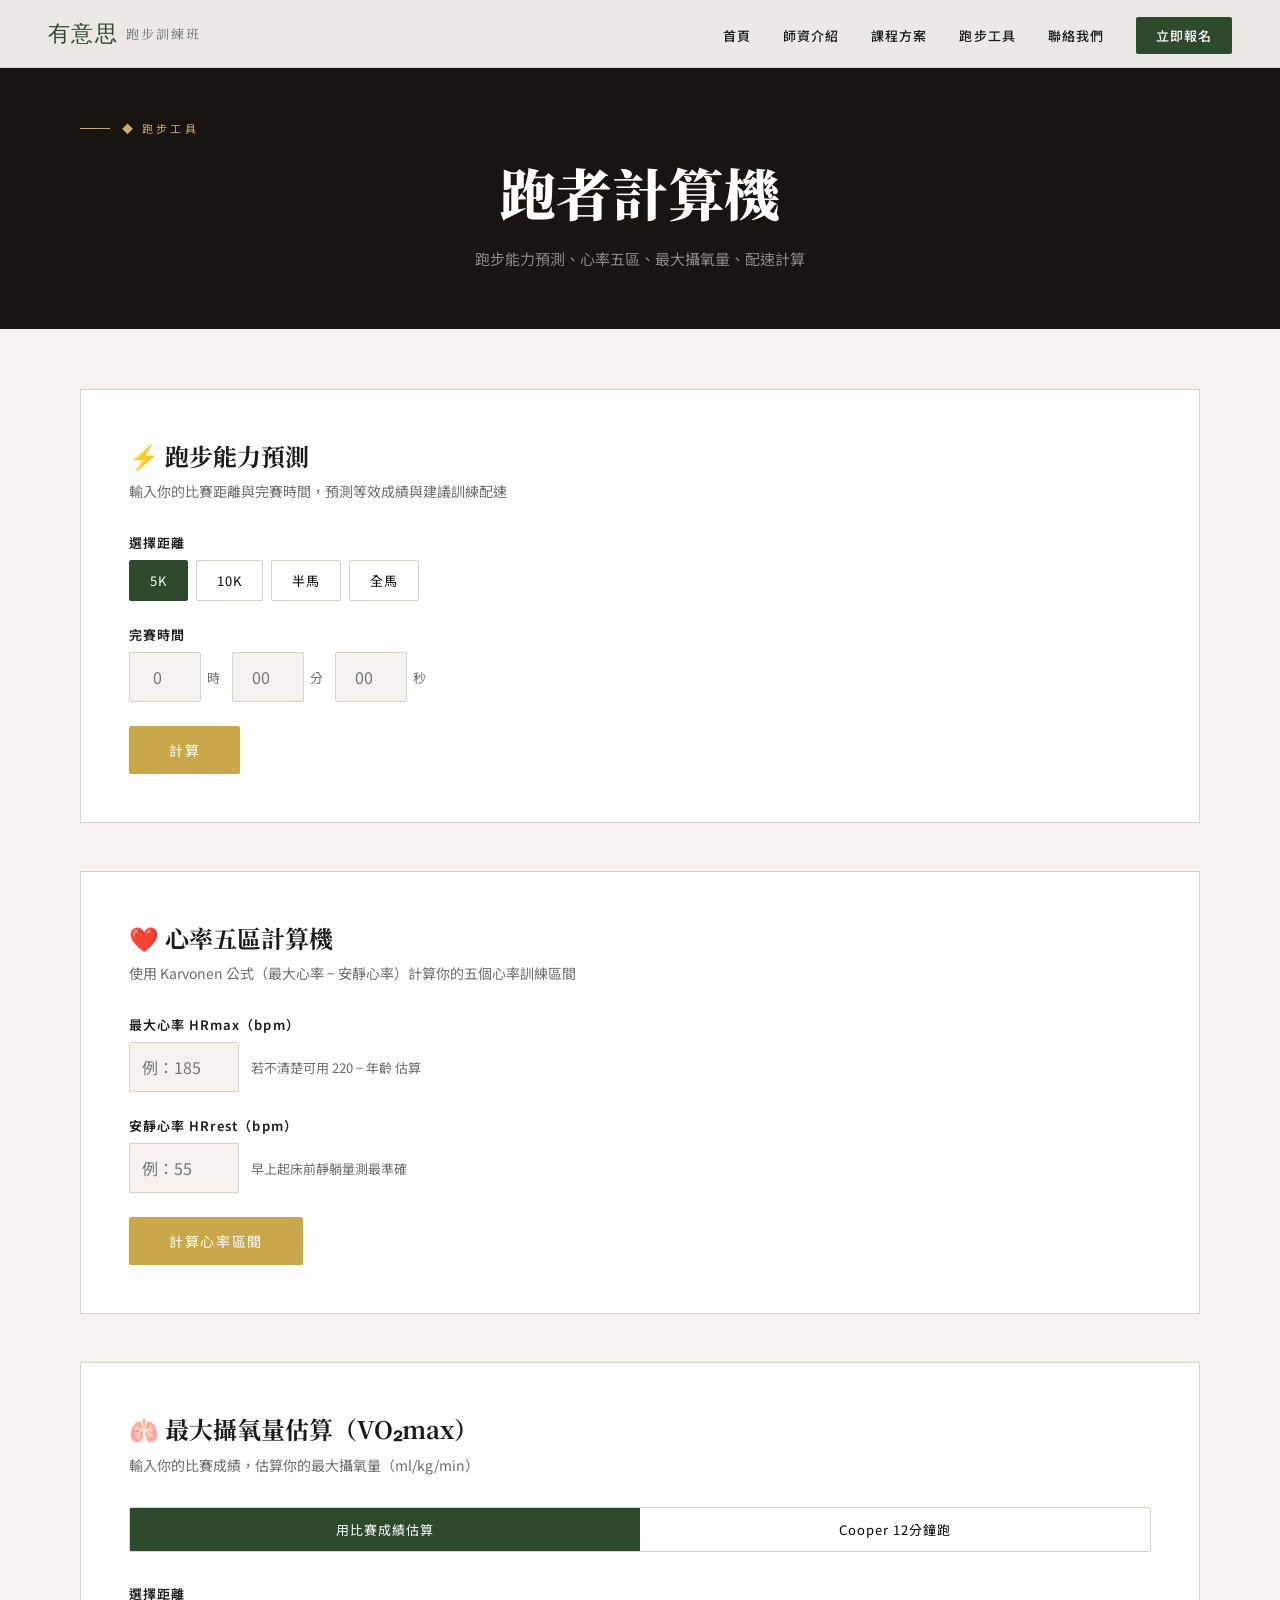
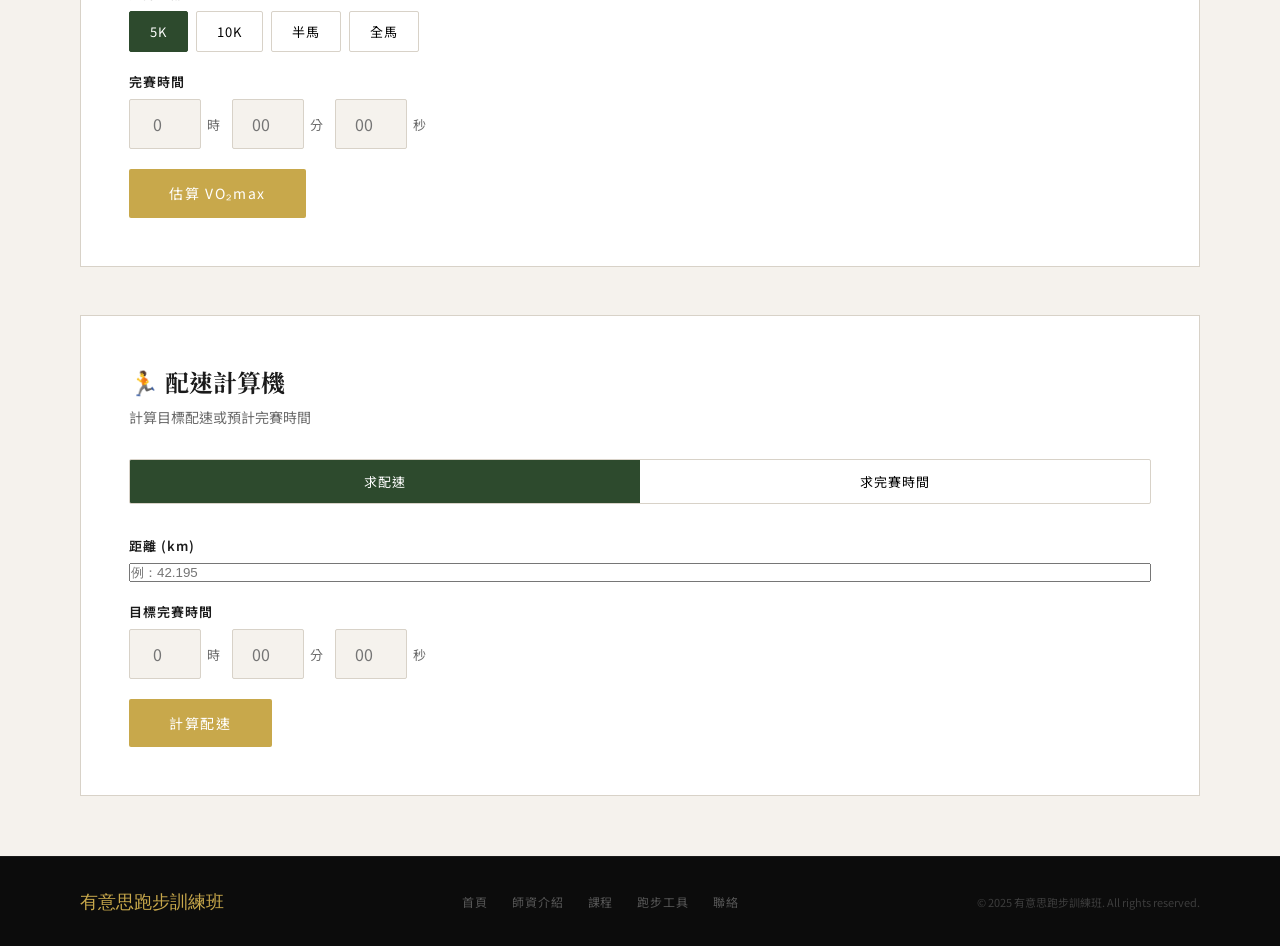
<file: running-site-v8/calculator.html>
<!DOCTYPE html>
<html lang="zh-TW">
<head>
<meta charset="UTF-8">
<meta name="viewport" content="width=device-width, initial-scale=1.0">
<title>跑步工具 - 有意思跑步訓練班</title>
<link rel="stylesheet" href="css/style.css">
<link href="https://fonts.googleapis.com/css2?family=Noto+Serif+TC:wght@400;700;900&family=Noto+Sans+TC:wght@300;400;500;700&family=DM+Serif+Display&display=swap" rel="stylesheet">
</head>
<body>

<nav id="navbar">
  <a href="index.html" class="nav-logo">有意思 <span>跑步訓練班</span></a>
  <button class="hamburger" id="hamburger">&#9776;</button>
  <ul class="nav-links" id="nav-links">
    <li><a href="index.html">首頁</a></li>
    <li><a href="coaches.html">師資介紹</a></li>
    <li><a href="courses.html">課程方案</a></li>
    <li><a href="calculator.html">跑步工具</a></li>
    <li><a href="contact.html">聯絡我們</a></li>
    <li><a href="courses.html" class="nav-cta">立即報名</a></li>
  </ul>
</nav>

<div class="page-header" style="background:#1a1410;">
  <div class="section-label light">◆ 跑步工具</div>
  <h1 class="page-title">跑者計算機</h1>
  <p class="page-sub">跑步能力預測、心率五區、最大攝氧量、配速計算</p>
</div>

<section class="calc-section">

  <!-- 跑步能力預測 -->
  <div class="calc-card reveal">
    <h2 class="calc-title">⚡ 跑步能力預測</h2>
    <p class="calc-sub">輸入你的比賽距離與完賽時間，預測等效成績與建議訓練配速</p>
    <div class="calc-form">
      <div class="form-row">
        <label>選擇距離</label>
        <div class="distance-btns">
          <button class="dist-btn active" data-dist="5">5K</button>
          <button class="dist-btn" data-dist="10">10K</button>
          <button class="dist-btn" data-dist="21.0975">半馬</button>
          <button class="dist-btn" data-dist="42.195">全馬</button>
        </div>
      </div>
      <div class="form-row">
        <label>完賽時間</label>
        <div class="time-inputs">
          <div class="time-input-wrap"><input type="number" id="hours" min="0" max="9" placeholder="0"/><span>時</span></div>
          <div class="time-input-wrap"><input type="number" id="minutes" min="0" max="59" placeholder="00"/><span>分</span></div>
          <div class="time-input-wrap"><input type="number" id="seconds" min="0" max="59" placeholder="00"/><span>秒</span></div>
        </div>
      </div>
      <button class="btn-primary calc-btn" style="background:#c8a84b;" onclick="calcVDOT()">計算</button>
    </div>
    <div id="vdot-result" class="calc-result hidden">
      <div class="result-header">
        <div class="result-vdot">
          <div class="result-label">跑步能力值</div>
          <div class="result-num" id="vdot-value" style="color:#c8a84b;">—</div>
        </div>
        <div class="result-pace">
          <div class="result-label">平均配速</div>
          <div class="result-num" id="avg-pace" style="color:#c8a84b;">—</div>
        </div>
      </div>
      <h3 style="margin:32px 0 16px;font-family:'Noto Serif TC',serif;">等效成績預測</h3>
      <div class="equiv-grid" id="equiv-grid"></div>
      <h3 style="margin:32px 0 16px;font-family:'Noto Serif TC',serif;">建議訓練配速</h3>
      <div class="training-zones" id="training-zones"></div>
    </div>
  </div>

  <!-- 心率五區 -->
  <div class="calc-card reveal">
    <h2 class="calc-title">❤️ 心率五區計算機</h2>
    <p class="calc-sub">使用 Karvonen 公式（最大心率 − 安靜心率）計算你的五個心率訓練區間</p>
    <div class="calc-form">
      <div class="form-row">
        <label>最大心率 HRmax（bpm）</label>
        <div style="display:flex;align-items:center;gap:12px;flex-wrap:wrap;">
          <input type="number" id="max-hr" placeholder="例：185" style="width:110px;padding:12px;border:1.5px solid var(--border);background:var(--off-white);border-radius:2px;font-size:16px;font-family:'Noto Sans TC',sans-serif;" />
          <span style="font-size:13px;color:var(--muted);">若不清楚可用 220 − 年齡 估算</span>
        </div>
      </div>
      <div class="form-row">
        <label>安靜心率 HRrest（bpm）</label>
        <div style="display:flex;align-items:center;gap:12px;flex-wrap:wrap;">
          <input type="number" id="rest-hr" placeholder="例：55" style="width:110px;padding:12px;border:1.5px solid var(--border);background:var(--off-white);border-radius:2px;font-size:16px;font-family:'Noto Sans TC',sans-serif;" />
          <span style="font-size:13px;color:var(--muted);">早上起床前靜躺量測最準確</span>
        </div>
      </div>
      <button class="btn-primary calc-btn" style="background:#c8a84b;" onclick="calcHRZones()">計算心率區間</button>
    </div>
    <div id="hr-result-wrap" class="hidden" style="margin-top:32px;padding-top:32px;border-top:1px solid var(--border);">
      <div id="hr-formula" style="font-size:13px;color:var(--muted);margin-bottom:20px;padding:12px;background:var(--cream);"></div>
      <div id="hr-zone-result"></div>
    </div>
  </div>

  <!-- 最大攝氧量 -->
  <div class="calc-card reveal">
    <h2 class="calc-title">🫁 最大攝氧量估算（VO₂max）</h2>
    <p class="calc-sub">輸入你的比賽成績，估算你的最大攝氧量（ml/kg/min）</p>
    <div class="tab-btns">
      <button class="tab-btn active" onclick="switchVo2Tab('race')">用比賽成績估算</button>
      <button class="tab-btn" onclick="switchVo2Tab('cooper')">Cooper 12分鐘跑</button>
    </div>
    <!-- 比賽成績估算 -->
    <div id="vo2-tab-race" class="tab-content">
      <div class="form-row">
        <label>選擇距離</label>
        <div class="distance-btns">
          <button class="dist-btn active" data-dist2="5" onclick="setVo2Dist(this,5)">5K</button>
          <button class="dist-btn" data-dist2="10" onclick="setVo2Dist(this,10)">10K</button>
          <button class="dist-btn" data-dist2="21.0975" onclick="setVo2Dist(this,21.0975)">半馬</button>
          <button class="dist-btn" data-dist2="42.195" onclick="setVo2Dist(this,42.195)">全馬</button>
        </div>
      </div>
      <div class="form-row">
        <label>完賽時間</label>
        <div class="time-inputs">
          <div class="time-input-wrap"><input type="number" id="vo2-h" placeholder="0" min="0"/><span>時</span></div>
          <div class="time-input-wrap"><input type="number" id="vo2-m" placeholder="00" min="0" max="59"/><span>分</span></div>
          <div class="time-input-wrap"><input type="number" id="vo2-s" placeholder="00" min="0" max="59"/><span>秒</span></div>
        </div>
      </div>
      <button class="btn-primary calc-btn" style="background:#c8a84b;" onclick="calcVo2Race()">估算 VO₂max</button>
    </div>
    <!-- Cooper -->
    <div id="vo2-tab-cooper" class="tab-content hidden">
      <div class="form-row">
        <label>12 分鐘內跑了多少公尺？</label>
        <div style="display:flex;align-items:center;gap:12px;">
          <input type="number" id="cooper-dist" placeholder="例：2800" style="width:140px;padding:12px;border:1.5px solid var(--border);background:var(--off-white);border-radius:2px;font-size:16px;font-family:'Noto Sans TC',sans-serif;" />
          <span style="font-size:13px;color:var(--muted);">公尺</span>
        </div>
      </div>
      <button class="btn-primary calc-btn" style="background:#c8a84b;" onclick="calcVo2Cooper()">估算 VO₂max</button>
    </div>
    <div id="vo2-result" class="hidden" style="margin-top:24px;">
      <div style="display:flex;gap:40px;align-items:flex-end;padding:24px;background:var(--off-white);border-left:3px solid #c8a84b;">
        <div>
          <div style="font-size:11px;letter-spacing:0.15em;color:var(--muted);text-transform:uppercase;margin-bottom:6px;">估算 VO₂max</div>
          <div id="vo2-value" style="font-family:'DM Serif Display',serif;font-size:52px;color:#c8a84b;line-height:1;"></div>
          <div style="font-size:13px;color:var(--muted);margin-top:4px;">ml / kg / min</div>
        </div>
        <div id="vo2-level" style="font-size:14px;color:var(--muted);max-width:260px;line-height:1.8;"></div>
      </div>
      <div id="vo2-table" style="margin-top:16px;"></div>
    </div>
  </div>

  <!-- 配速計算 -->
  <div class="calc-card reveal">
    <h2 class="calc-title">🏃 配速計算機</h2>
    <p class="calc-sub">計算目標配速或預計完賽時間</p>
    <div class="tab-btns">
      <button class="tab-btn active" onclick="switchTab('pace')">求配速</button>
      <button class="tab-btn" onclick="switchTab('time')">求完賽時間</button>
    </div>
    <div id="tab-pace" class="tab-content">
      <div class="form-row"><label>距離 (km)</label><input type="number" id="p-dist" placeholder="例：42.195" step="0.001"/></div>
      <div class="form-row">
        <label>目標完賽時間</label>
        <div class="time-inputs">
          <div class="time-input-wrap"><input type="number" id="p-h" placeholder="0" min="0"/><span>時</span></div>
          <div class="time-input-wrap"><input type="number" id="p-m" placeholder="00" min="0" max="59"/><span>分</span></div>
          <div class="time-input-wrap"><input type="number" id="p-s" placeholder="00" min="0" max="59"/><span>秒</span></div>
        </div>
      </div>
      <button class="btn-primary calc-btn" style="background:#c8a84b;" onclick="calcPace()">計算配速</button>
      <div id="pace-result" class="simple-result hidden">目標配速：<strong id="pace-output"></strong></div>
    </div>
    <div id="tab-time" class="tab-content hidden">
      <div class="form-row"><label>距離 (km)</label><input type="number" id="t-dist" placeholder="例：42.195" step="0.001"/></div>
      <div class="form-row">
        <label>目標配速 (分:秒 / km)</label>
        <div class="time-inputs">
          <div class="time-input-wrap"><input type="number" id="t-m" placeholder="05" min="0"/><span>分</span></div>
          <div class="time-input-wrap"><input type="number" id="t-s" placeholder="30" min="0" max="59"/><span>秒</span></div>
        </div>
      </div>
      <button class="btn-primary calc-btn" style="background:#c8a84b;" onclick="calcTime()">計算完賽時間</button>
      <div id="time-result" class="simple-result hidden">預計完賽時間：<strong id="time-output"></strong></div>
    </div>
  </div>

</section>

<footer>
  <div class="footer-inner">
    <div class="footer-brand" style="color:#c8a84b;">有意思跑步訓練班</div>
    <div class="footer-links-group">
      <a href="index.html">首頁</a>
      <a href="coaches.html">師資介紹</a>
      <a href="courses.html">課程</a>
      <a href="calculator.html">跑步工具</a>
      <a href="contact.html">聯絡</a>
    </div>
    <div class="footer-copy">© 2025 有意思跑步訓練班. All rights reserved.</div>
  </div>
</footer>

<script src="js/main.js"></script>
<script>
// ── 跑步能力預測 ──
let selectedDist = 5;
document.querySelectorAll('.dist-btn[data-dist]').forEach(btn => {
  btn.addEventListener('click', () => {
    document.querySelectorAll('.dist-btn[data-dist]').forEach(b => b.classList.remove('active'));
    btn.classList.add('active');
    selectedDist = parseFloat(btn.dataset.dist);
  });
});

function calcVDOT() {
  const h = parseInt(document.getElementById('hours').value)||0;
  const m = parseInt(document.getElementById('minutes').value)||0;
  const s = parseInt(document.getElementById('seconds').value)||0;
  const totalSec = h*3600+m*60+s;
  if (!totalSec) { alert('請輸入完賽時間'); return; }
  const dist = selectedDist*1000, t = totalSec/60;
  const vo2 = (-4.60+0.182258*(dist/t)+0.000104*Math.pow(dist/t,2));
  const pct  = (0.8+0.1894393*Math.exp(-0.012778*t)+0.2989558*Math.exp(-0.1932605*t));
  const vdot = Math.round(vo2/pct*10)/10;
  document.getElementById('vdot-value').textContent = vdot.toFixed(1);
  const pacePerKm = totalSec/selectedDist;
  document.getElementById('avg-pace').textContent = formatPace(pacePerKm)+'/km';
  const races = [{name:'1500m',dist:1.5},{name:'3000m',dist:3},{name:'5K',dist:5},{name:'10K',dist:10},{name:'半馬',dist:21.0975},{name:'全馬',dist:42.195}];
  const equivGrid = document.getElementById('equiv-grid');
  equivGrid.innerHTML='';
  races.forEach(r => {
    const predSec = predictTime(vdot,r.dist);
    const el = document.createElement('div'); el.className='equiv-item';
    el.innerHTML=`<div class="equiv-dist">${r.name}</div><div class="equiv-time">${formatTime(predSec)}</div><div class="equiv-pace">${formatPace(predSec/r.dist)}/km</div>`;
    equivGrid.appendChild(el);
  });
  const zones = [
    {name:'E 輕鬆跑',pct:[0.59,0.74],desc:'日常有氧基礎'},
    {name:'M 馬拉松配速',pct:[0.75,0.84],desc:'馬拉松比賽配速'},
    {name:'T 節奏跑',pct:[0.83,0.88],desc:'提升乳酸閾值'},
    {name:'I 間歇跑',pct:[0.95,1.00],desc:'提升最大攝氧量'},
    {name:'R 重複跑',pct:[1.05,1.15],desc:'提升跑步經濟性'},
  ];
  const zoneEl = document.getElementById('training-zones'); zoneEl.innerHTML='';
  zones.forEach(z => {
    const fp=pacePerKm/z.pct[1], sp=pacePerKm/z.pct[0];
    const el=document.createElement('div'); el.className='zone-item';
    el.innerHTML=`<div class="zone-name">${z.name}</div><div class="zone-pace">${formatPace(fp)} – ${formatPace(sp)} /km</div><div class="zone-desc">${z.desc}</div>`;
    zoneEl.appendChild(el);
  });
  document.getElementById('vdot-result').classList.remove('hidden');
}

function predictTime(vdot,dist) {
  const d=dist*1000; let lo=60,hi=36000,mid;
  for(let i=0;i<50;i++){
    mid=(lo+hi)/2; const t=mid/60;
    const v2=(-4.60+0.182258*(d/t)+0.000104*Math.pow(d/t,2));
    const p=(0.8+0.1894393*Math.exp(-0.012778*t)+0.2989558*Math.exp(-0.1932605*t));
    if(v2/p>vdot) lo=mid; else hi=mid;
  }
  return Math.round(mid);
}

function formatTime(sec){const h=Math.floor(sec/3600),m=Math.floor((sec%3600)/60),s=Math.floor(sec%60);return h>0?`${h}:${String(m).padStart(2,'0')}:${String(s).padStart(2,'0')}`:`${m}:${String(s).padStart(2,'0')}`;}
function formatPace(spm){const m=Math.floor(spm/60),s=Math.floor(spm%60);return`${m}'${String(s).padStart(2,'0')}"` ;}

// ── 心率五區 ──
function calcHRZones() {
  const maxHR=parseInt(document.getElementById('max-hr').value);
  const restHR=parseInt(document.getElementById('rest-hr').value);
  if(!maxHR||!restHR||maxHR<=restHR){alert('請確認最大心率大於安靜心率');return;}
  const hrr=maxHR-restHR;
  const zones=[
    {name:'Zone 1',label:'恢復 / 輕鬆跑',pct:[0.50,0.60],color:'#4CAF50',desc:'暖身、恢復，感覺非常輕鬆，可輕鬆說話'},
    {name:'Zone 2',label:'有氧基礎',pct:[0.60,0.70],color:'#8BC34A',desc:'建立有氧基礎，可說話但稍微喘氣'},
    {name:'Zone 3',label:'節奏跑',pct:[0.70,0.80],color:'#FFC107',desc:'馬拉松配速區，說話困難但尚可'},
    {name:'Zone 4',label:'乳酸閾值',pct:[0.80,0.90],color:'#FF9800',desc:'提升乳酸閾值，說話非常困難'},
    {name:'Zone 5',label:'最大攝氧量',pct:[0.90,1.00],color:'#F44336',desc:'全力衝刺，無法說話，短時間維持'},
  ];
  document.getElementById('hr-formula').innerHTML=`<strong>心率儲備 (HRR)</strong> = 最大心率 ${maxHR} − 安靜心率 ${restHR} = <strong>${hrr} bpm</strong>`;
  let html='';
  zones.forEach(z=>{
    const low=Math.round(z.pct[0]*hrr+restHR), high=Math.round(z.pct[1]*hrr+restHR);
    html+=`<div class="hr-zone-item"><div class="hz-color" style="background:${z.color}"></div><div class="hz-main"><div class="hz-name">${z.name} <span class="hz-label">${z.label}</span></div><div class="hz-bpm">${low} – ${high} <span>bpm</span></div><div class="hz-desc">${z.desc}</div></div><div class="hz-pct">${Math.round(z.pct[0]*100)}–${Math.round(z.pct[1]*100)}%</div></div>`;
  });
  document.getElementById('hr-zone-result').innerHTML=html;
  document.getElementById('hr-result-wrap').classList.remove('hidden');
}

// ── VO2max ──
let vo2Dist = 5;
function setVo2Dist(btn, dist) {
  document.querySelectorAll('#vo2-tab-race .dist-btn').forEach(b=>b.classList.remove('active'));
  btn.classList.add('active'); vo2Dist=dist;
}
function switchVo2Tab(tab) {
  document.querySelectorAll('.tab-btn').forEach((b,i)=>{
    if(tab==='race') b.classList.toggle('active',i===0);
    else b.classList.toggle('active',i===1);
  });
  document.getElementById('vo2-tab-race').classList.toggle('hidden',tab!=='race');
  document.getElementById('vo2-tab-cooper').classList.toggle('hidden',tab!=='cooper');
  document.getElementById('vo2-result').classList.add('hidden');
}
function getVo2Level(vo2) {
  if(vo2>=60) return{level:'優秀',desc:'屬於競技級跑者水平，可挑戰菁英賽事'};
  if(vo2>=52) return{level:'很好',desc:'高於一般人，具備完成半馬全馬的良好基礎'};
  if(vo2>=44) return{level:'良好',desc:'健康活躍水平，適合參加一般路跑賽事'};
  if(vo2>=36) return{level:'普通',desc:'一般健康水平，透過訓練可以大幅提升'};
  return{level:'待提升',desc:'建議從有氧基礎訓練開始，逐步提升心肺能力'};
}
function showVo2Result(vo2) {
  document.getElementById('vo2-value').textContent=vo2.toFixed(1);
  const lv=getVo2Level(vo2);
  document.getElementById('vo2-level').innerHTML=`<strong style="color:#c8a84b;font-size:18px;">${lv.level}</strong><br>${lv.desc}`;
  const ref=[
    {group:'競技選手（男）',range:'60+'},
    {group:'競技選手（女）',range:'50+'},
    {group:'很好（一般男性）',range:'52–59'},
    {group:'很好（一般女性）',range:'44–51'},
    {group:'良好',range:'44–52'},
    {group:'普通',range:'36–44'},
  ];
  let t='<table style="width:100%;border-collapse:collapse;font-size:13px;margin-top:8px;">';
  t+='<tr style="background:var(--cream);"><th style="padding:8px 12px;text-align:left;border:1px solid var(--border);">族群</th><th style="padding:8px 12px;text-align:left;border:1px solid var(--border);">VO₂max 參考範圍</th></tr>';
  ref.forEach(r=>{ t+=`<tr><td style="padding:8px 12px;border:1px solid var(--border);">${r.group}</td><td style="padding:8px 12px;border:1px solid var(--border);">${r.range}</td></tr>`; });
  t+='</table>';
  document.getElementById('vo2-table').innerHTML=t;
  document.getElementById('vo2-result').classList.remove('hidden');
}
function calcVo2Race() {
  const h=parseInt(document.getElementById('vo2-h').value)||0;
  const m=parseInt(document.getElementById('vo2-m').value)||0;
  const s=parseInt(document.getElementById('vo2-s').value)||0;
  const totalSec=h*3600+m*60+s;
  if(!totalSec){alert('請輸入完賽時間');return;}
  const dist=vo2Dist*1000, t=totalSec/60;
  const vo2raw=(-4.60+0.182258*(dist/t)+0.000104*Math.pow(dist/t,2));
  const pct=(0.8+0.1894393*Math.exp(-0.012778*t)+0.2989558*Math.exp(-0.1932605*t));
  showVo2Result(vo2raw/pct);
}
function calcVo2Cooper() {
  const d=parseInt(document.getElementById('cooper-dist').value);
  if(!d){alert('請輸入跑步距離');return;}
  const vo2=(d-504.9)/44.73;
  showVo2Result(vo2);
}

// ── 配速計算 ──
function switchTab(tab) {
  document.querySelectorAll('.tab-btn').forEach((b,i)=>b.classList.toggle('active',(i===0&&tab==='pace')||(i===1&&tab==='time')));
  document.getElementById('tab-pace').classList.toggle('hidden',tab!=='pace');
  document.getElementById('tab-time').classList.toggle('hidden',tab!=='time');
}
function calcPace() {
  const dist=parseFloat(document.getElementById('p-dist').value);
  const h=parseInt(document.getElementById('p-h').value)||0;
  const m=parseInt(document.getElementById('p-m').value)||0;
  const s=parseInt(document.getElementById('p-s').value)||0;
  const totalSec=h*3600+m*60+s;
  if(!dist||!totalSec){alert('請填入距離與時間');return;}
  document.getElementById('pace-output').textContent=formatPace(totalSec/dist)+' / km';
  document.getElementById('pace-result').classList.remove('hidden');
}
function calcTime() {
  const dist=parseFloat(document.getElementById('t-dist').value);
  const pm=parseInt(document.getElementById('t-m').value)||0;
  const ps=parseInt(document.getElementById('t-s').value)||0;
  const pacePerKm=pm*60+ps;
  if(!dist||!pacePerKm){alert('請填入距離與配速');return;}
  document.getElementById('time-output').textContent=formatTime(pacePerKm*dist);
  document.getElementById('time-result').classList.remove('hidden');
}
</script>
</body>
</html>
</file>
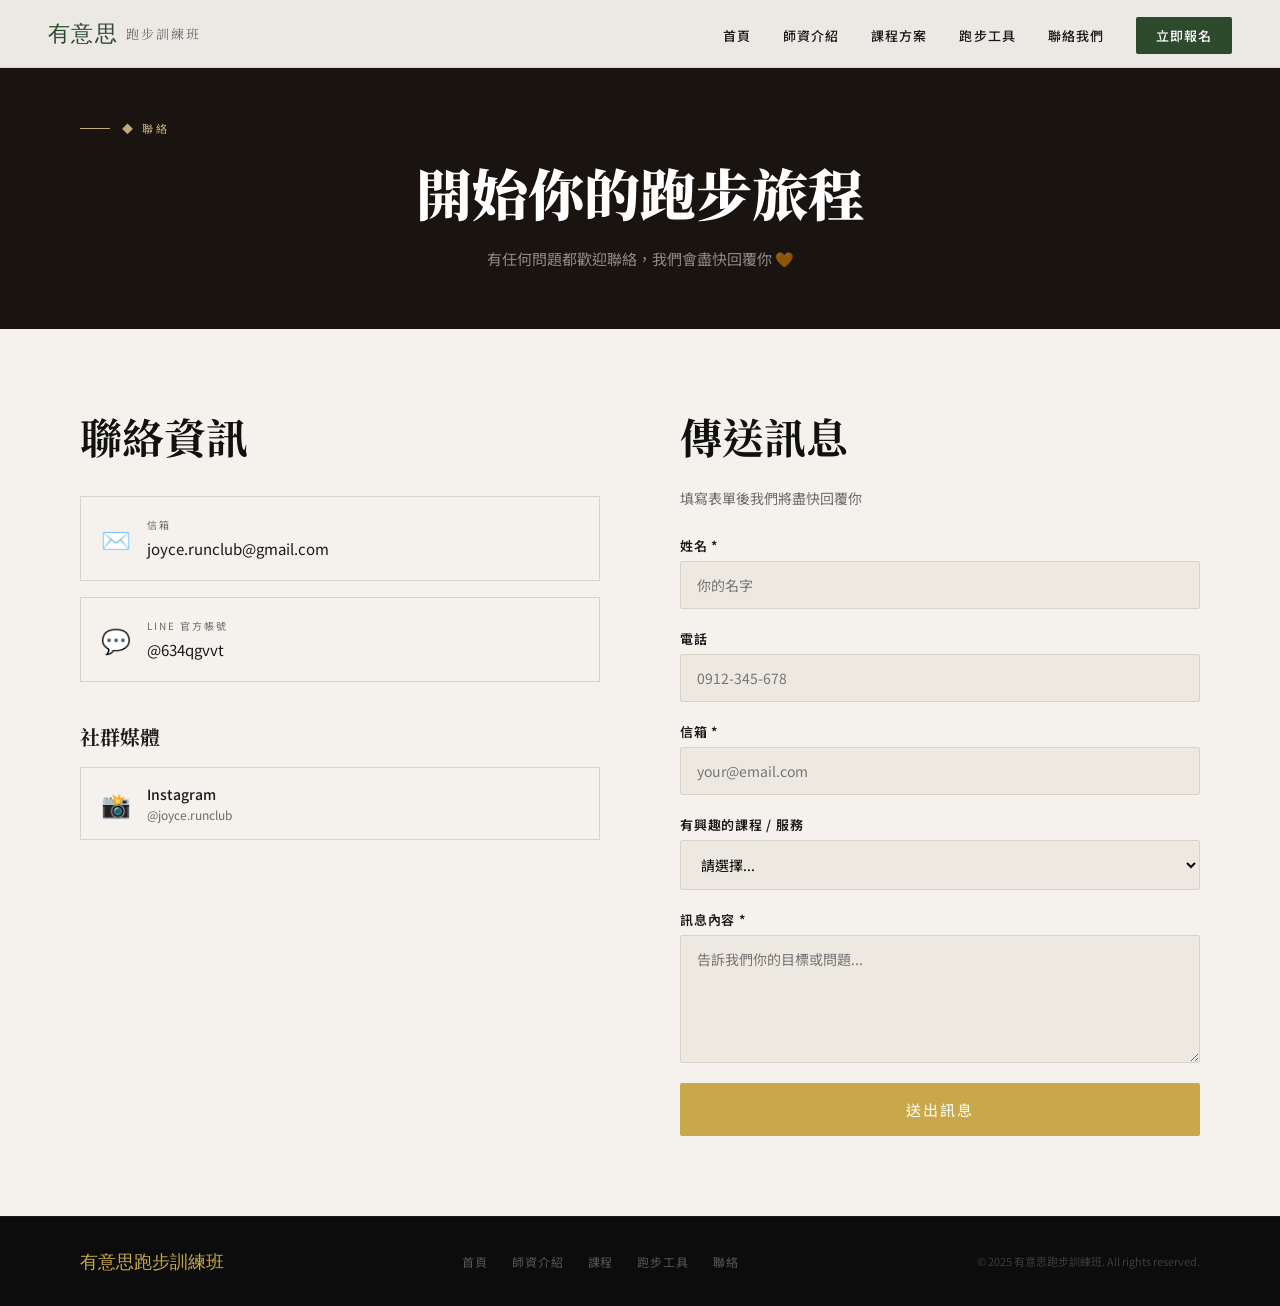
<file: running-site-v8/contact.html>
<!DOCTYPE html>
<html lang="zh-TW">
<head>
<meta charset="UTF-8">
<meta name="viewport" content="width=device-width, initial-scale=1.0">
<title>聯絡我們 - 有意思跑步訓練班</title>
<link rel="stylesheet" href="css/style.css">
<link href="https://fonts.googleapis.com/css2?family=Noto+Serif+TC:wght@400;700;900&family=Noto+Sans+TC:wght@300;400;500;700&family=DM+Serif+Display&display=swap" rel="stylesheet">
</head>
<body>
<nav id="navbar">
  <a href="index.html" class="nav-logo">有意思 <span>跑步訓練班</span></a>
  <button class="hamburger" id="hamburger">&#9776;</button>
  <ul class="nav-links" id="nav-links">
    <li><a href="index.html">首頁</a></li>
    <li><a href="coaches.html">師資介紹</a></li>
    <li><a href="courses.html">課程方案</a></li>
    <li><a href="calculator.html">跑步工具</a></li>
    <li><a href="contact.html">聯絡我們</a></li>
    <li><a href="courses.html" class="nav-cta">立即報名</a></li>
  </ul>
</nav>

<div class="page-header" style="background:#1a1410;">
  <div class="section-label light">◆ 聯絡</div>
  <h1 class="page-title">開始你的跑步旅程</h1>
  <p class="page-sub">有任何問題都歡迎聯絡，我們會盡快回覆你 🧡</p>
</div>

<section class="contact-section reveal">
  <div class="contact-info-col">
    <h2 class="section-title">聯絡資訊</h2>
    <div class="contact-items">
      <div class="contact-item">
        <div class="ci-icon">✉️</div>
        <div>
          <div class="ci-label">信箱</div>
          <a href="mailto:joyce.runclub@gmail.com" class="ci-value">joyce.runclub@gmail.com</a>
        </div>
      </div>
      <div class="contact-item">
        <div class="ci-icon">💬</div>
        <div>
          <div class="ci-label">LINE 官方帳號</div>
          <span class="ci-value">@634qgvvt</span>
        </div>
      </div>
    </div>

    <h3 style="font-family:'Noto Serif TC',serif;margin:40px 0 16px;font-size:20px;">社群媒體</h3>
    <div class="social-links">
      <a href="https://www.instagram.com/joyce.runclub" target="_blank" class="social-link">
        <span class="si-icon">📸</span>
        <div>
          <div class="si-name">Instagram</div>
          <div class="si-handle">@joyce.runclub</div>
        </div>
      </a>
    </div>
  </div>

  <div class="contact-form-col">
    <h2 class="section-title">傳送訊息</h2>
    <p style="color:var(--muted);font-size:14px;margin-bottom:28px;">填寫表單後我們將盡快回覆你</p>
    <form class="contact-form" onsubmit="handleSubmit(event)">
      <div class="form-group">
        <label>姓名 *</label>
        <input type="text" placeholder="你的名字" required />
      </div>
      <div class="form-group">
        <label>電話</label>
        <input type="tel" placeholder="0912-345-678" />
      </div>
      <div class="form-group">
        <label>信箱 *</label>
        <input type="email" placeholder="your@email.com" required />
      </div>
      <div class="form-group">
        <label>有興趣的課程 / 服務</label>
        <select>
          <option value="">請選擇...</option>
          <option>初跑班</option>
          <option>賽事訓練班</option>
          <option>跑者肌力班</option>
          <option>1 對 1 課程</option>
          <option>企業包班</option>
          <option>幼兒體適能課程</option>
          <option>預約運動按摩</option>
          <option>其他</option>
        </select>
      </div>
      <div class="form-group">
        <label>訊息內容 *</label>
        <textarea rows="5" placeholder="告訴我們你的目標或問題..." required></textarea>
      </div>
      <button type="submit" class="btn-primary" style="width:100%;font-size:15px;padding:16px;background:#c8a84b;">送出訊息</button>
    </form>
    <div id="form-success" class="form-success hidden">
      ✅ 訊息已送出！我們會盡快與你聯繫 🧡
    </div>
  </div>
</section>

<footer>
  <div class="footer-inner">
    <div class="footer-brand" style="color:#c8a84b;">有意思跑步訓練班</div>
    <div class="footer-links-group">
      <a href="index.html">首頁</a>
      <a href="coaches.html">師資介紹</a>
      <a href="courses.html">課程</a>
      <a href="calculator.html">跑步工具</a>
      <a href="contact.html">聯絡</a>
    </div>
    <div class="footer-copy">© 2025 有意思跑步訓練班. All rights reserved.</div>
  </div>
</footer>
<script src="js/main.js"></script>
<script>
function handleSubmit(e) {
  e.preventDefault();
  document.querySelector('.contact-form').style.display='none';
  document.getElementById('form-success').classList.remove('hidden');
}
</script>
</body>
</html>
</file>
<file: css/style.css>
:root {
  --black: #111111;
  --off-white: #f5f2ed;
  --cream: #ede9e0;
  --earth: #8b6f47;
  --earth-light: #c4a97d;
  --forest: #2d4a2d;
  --forest-light: #4a7c59;
  --rust: #b85c38;
  --text: #1a1a1a;
  --muted: #6b6b6b;
  --border: #d8d2c8;
}

* { margin: 0; padding: 0; box-sizing: border-box; }
html { scroll-behavior: smooth; }
body { font-family: 'Noto Sans TC', sans-serif; background: var(--off-white); color: var(--text); overflow-x: hidden; }
img { max-width: 100%; display: block; }

/* ── NAV ── */
nav {
  position: fixed; top: 0; left: 0; right: 0; z-index: 100;
  display: flex; align-items: center; justify-content: space-between;
  padding: 0 48px; height: 68px;
  background: rgba(245,242,237,0.96);
  backdrop-filter: blur(12px);
  border-bottom: 1px solid var(--border);
  transition: box-shadow .3s;
}
nav.scrolled { box-shadow: 0 2px 20px rgba(0,0,0,0.08); }
.nav-logo {
  font-family: 'DM Serif Display', serif;
  font-size: 22px; letter-spacing: 0.06em;
  color: var(--forest); text-decoration: none;
  display: flex; align-items: center; gap: 8px;
}
.nav-logo span {
  font-family: 'Noto Serif TC', serif;
  font-size: 13px; color: var(--muted);
  font-weight: 400; letter-spacing: 0.15em;
}
.nav-links { display: flex; align-items: center; gap: 32px; list-style: none; }
.nav-links a { font-size: 13px; letter-spacing: 0.08em; color: var(--text); text-decoration: none; transition: color .2s; font-weight: 500; }
.nav-links a:hover { color: var(--forest); }
.nav-cta { background: var(--forest) !important; color: #fff !important; padding: 9px 20px; border-radius: 2px; }
.nav-cta:hover { background: var(--forest-light) !important; }
.hamburger { display: none; background: none; border: none; font-size: 24px; cursor: pointer; color: var(--text); }

/* ── HERO ── */
.hero {
  min-height: 100vh;
  display: grid; grid-template-columns: 1fr 1fr;
  padding-top: 68px;
}
.hero-left {
  display: flex; flex-direction: column; justify-content: center;
  padding: 80px 60px 80px 80px;
}
.hero-tag {
  display: inline-block;
  font-size: 11px; letter-spacing: 0.25em; color: var(--earth);
  text-transform: uppercase;
  border-left: 2px solid var(--earth); padding-left: 12px;
  margin-bottom: 32px;
  animation: fadeUp .8s ease both;
}
.hero-title {
  font-family: 'Noto Serif TC', serif;
  font-size: clamp(40px, 5vw, 68px);
  font-weight: 900; line-height: 1.15; color: var(--black);
  margin-bottom: 24px;
  animation: fadeUp .8s .1s ease both;
}
.hero-title em { font-style: normal; color: var(--forest); }
.hero-sub {
  font-size: 15px; line-height: 2; color: var(--muted);
  max-width: 400px; margin-bottom: 48px;
  animation: fadeUp .8s .2s ease both;
}
.hero-btns { display: flex; gap: 16px; animation: fadeUp .8s .3s ease both; }
.hero-stats {
  display: flex; gap: 40px;
  margin-top: 60px; padding-top: 40px;
  border-top: 1px solid var(--border);
  animation: fadeUp .8s .4s ease both;
}
.stat-num { font-family: 'DM Serif Display', serif; font-size: 36px; color: var(--forest); line-height: 1; }
.stat-label { font-size: 12px; color: var(--muted); letter-spacing: 0.1em; margin-top: 4px; }
.hero-right { position: relative; overflow: hidden; animation: fadeIn 1s .2s ease both; }
.hero-visual {
  width: 100%; height: 100%;
  background: linear-gradient(160deg, #2d4a2d 0%, #4a7c59 40%, #8b6f47 100%);
  display: flex; align-items: center; justify-content: center;
  position: relative;
}
.hero-kanji {
  font-family: 'Noto Serif TC', serif;
  font-size: 120px; color: rgba(255,255,255,0.1);
  font-weight: 900; text-align: center; user-select: none;
}
.hero-badge {
  position: absolute; bottom: 40px; left: 40px;
  background: rgba(245,242,237,0.95); backdrop-filter: blur(8px);
  padding: 16px 24px; border-left: 3px solid var(--earth);
}
.hero-badge p { font-family: 'Noto Serif TC', serif; font-size: 14px; line-height: 1.7; }

/* ── MARQUEE ── */
.marquee-wrap { overflow: hidden; background: var(--forest); padding: 14px 0; }
.marquee-track {
  display: flex; gap: 48px; width: max-content;
  animation: marquee 22s linear infinite;
}
.marquee-track span { font-size: 12px; letter-spacing: 0.2em; color: rgba(255,255,255,0.65); text-transform: uppercase; }
.marquee-track strong { color: var(--earth-light); }

/* ── BUTTONS ── */
.btn-primary {
  background: var(--forest); color: #fff;
  padding: 14px 32px; font-size: 13px; letter-spacing: 0.12em;
  border: none; cursor: pointer; text-decoration: none;
  display: inline-block; transition: all .3s; border-radius: 2px;
  font-family: 'Noto Sans TC', sans-serif;
}
.btn-primary:hover { background: var(--forest-light); transform: translateY(-2px); }
.btn-secondary {
  background: transparent; color: var(--forest);
  padding: 14px 32px; font-size: 13px; letter-spacing: 0.12em;
  border: 1.5px solid var(--forest); cursor: pointer;
  text-decoration: none; display: inline-block; transition: all .3s; border-radius: 2px;
}
.btn-secondary:hover { background: var(--forest); color: #fff; transform: translateY(-2px); }
.btn-large { padding: 18px 48px; font-size: 16px; }

/* ── SECTION COMMON ── */
.section-label {
  font-size: 11px; letter-spacing: 0.3em; color: var(--earth);
  text-transform: uppercase; display: flex; align-items: center; gap: 12px;
  margin-bottom: 16px;
}
.section-label::before { content: ''; display: block; width: 30px; height: 1px; background: var(--earth); }
.section-label.light { color: var(--earth-light); }
.section-label.light::before { background: var(--earth-light); }
.section-title { font-family: 'Noto Serif TC', serif; font-size: clamp(26px, 3.5vw, 42px); font-weight: 700; line-height: 1.3; color: var(--black); margin-bottom: 24px; }
.section-title.light { color: #fff; }

/* ── ABOUT ── */
.about {
  display: grid; grid-template-columns: 1fr 1fr;
  gap: 80px; align-items: center;
  padding: 100px 80px; background: var(--cream);
}
.about-img-box {
  width: 100%; aspect-ratio: 4/5;
  background: linear-gradient(180deg, #4a7c59 0%, #2d4a2d 100%);
  display: flex; align-items: center; justify-content: center;
}
.big-char {
  font-family: 'Noto Serif TC', serif;
  font-size: 100px; font-weight: 900;
  color: rgba(255,255,255,0.12); text-align: center; line-height: 1.1;
}
.about-visual { position: relative; }
.about-img-accent {
  position: absolute; top: -20px; right: -20px;
  width: 100px; height: 100px;
  border: 2px solid var(--earth-light); z-index: -1;
}
.about-text p { font-size: 15px; line-height: 2; color: var(--muted); margin-bottom: 20px; }
.about-text strong { color: var(--text); }
.philo-grid { display: grid; grid-template-columns: 1fr 1fr; gap: 20px; margin-top: 32px; }
.philo-card {
  padding: 24px; border: 1px solid var(--border);
  background: var(--off-white); position: relative;
}
.philo-card::before {
  content: attr(data-char);
  font-family: 'Noto Serif TC', serif;
  font-size: 48px; font-weight: 900; color: var(--forest);
  opacity: 0.1; position: absolute; top: 8px; right: 12px; line-height: 1;
}
.philo-card h4 { font-family: 'Noto Serif TC', serif; font-size: 18px; color: var(--forest); margin-bottom: 8px; }
.philo-card p { font-size: 13px; color: var(--muted); line-height: 1.8; }

/* ── FEATURES ── */
.features { background: var(--black); padding: 100px 80px; }
.features-grid { display: grid; grid-template-columns: repeat(3,1fr); gap: 1px; margin-top: 60px; background: #2a2a2a; }
.feature-card { background: var(--black); padding: 48px 32px; transition: background .3s; }
.feature-card:hover { background: #161616; }
.feature-icon { font-size: 32px; margin-bottom: 24px; }
.feature-card h3 { font-family: 'Noto Serif TC', serif; font-size: 20px; color: #fff; margin-bottom: 16px; }
.feature-card p { font-size: 14px; line-height: 1.9; color: rgba(255,255,255,0.45); margin-bottom: 20px; }
.feature-card ul { list-style: none; }
.feature-card ul li {
  font-size: 13px; color: rgba(255,255,255,0.55);
  padding: 7px 0; border-bottom: 1px solid #222;
  display: flex; align-items: center; gap: 8px;
}
.feature-card ul li::before { content: '✓'; color: var(--forest-light); font-size: 11px; }
.feature-btn {
  display: inline-block; margin-top: 28px;
  padding: 10px 20px; font-size: 12px; letter-spacing: 0.12em;
  color: var(--earth-light); border: 1px solid var(--earth);
  text-decoration: none; transition: all .3s;
}
.feature-btn:hover { background: var(--earth); color: #fff; }

/* ── QUOTE ── */
.quote-section { background: var(--earth); padding: 80px; text-align: center; }
.quote-text {
  font-family: 'Noto Serif TC', serif; font-size: clamp(18px, 2.5vw, 26px);
  color: #fff; line-height: 2; font-weight: 400;
  max-width: 680px; margin: 0 auto 20px; font-style: normal;
}
.quote-text em { font-style: normal; color: rgba(255,255,255,0.7); }
.quote-author { font-size: 12px; letter-spacing: 0.2em; color: rgba(255,255,255,0.55); text-transform: uppercase; }

/* ── COURSES PREVIEW ── */
.courses-preview { padding: 100px 80px; background: var(--off-white); }
.courses-grid { display: grid; grid-template-columns: repeat(3,1fr); gap: 28px; margin-top: 60px; }
.course-card {
  background: #fff; border: 1px solid var(--border);
  display: flex; flex-direction: column;
  transition: transform .3s, box-shadow .3s;
}
.course-card:hover { transform: translateY(-8px); box-shadow: 0 20px 40px rgba(0,0,0,0.08); }
.course-img-box {
  width: 100%; aspect-ratio: 16/9;
  display: flex; align-items: center; justify-content: center;
}
.course-img-box span { font-family: 'Noto Serif TC', serif; font-size: 40px; color: rgba(255,255,255,0.18); font-weight: 900; }
.course-tags { display: flex; flex-wrap: wrap; gap: 8px; padding: 20px 20px 0; }
.tag {
  font-size: 10px; letter-spacing: 0.12em;
  color: var(--forest); background: rgba(45,74,45,0.08);
  padding: 4px 10px; border-radius: 1px; text-transform: uppercase;
}
.course-body { padding: 16px 20px 24px; flex: 1; display: flex; flex-direction: column; }
.course-body h3 { font-family: 'Noto Serif TC', serif; font-size: 18px; color: var(--black); margin-bottom: 12px; }
.course-body ul { list-style: none; flex: 1; }
.course-body ul li {
  font-size: 13px; color: var(--muted);
  padding: 6px 0; border-bottom: 1px solid var(--border);
  display: flex; gap: 8px; line-height: 1.5;
}
.course-body ul li span { color: var(--forest); font-weight: 700; flex-shrink: 0; }
.course-btn {
  display: inline-block; margin-top: 20px;
  padding: 11px 20px; font-size: 12px; letter-spacing: 0.12em;
  color: var(--forest); border: 1.5px solid var(--forest);
  text-decoration: none; text-align: center; transition: all .3s;
}
.course-btn:hover { background: var(--forest); color: #fff; }

/* ── CTA BANNER ── */
.cta-banner {
  background: var(--black); padding: 80px;
  text-align: center;
}
.cta-banner h2 { font-family: 'Noto Serif TC', serif; font-size: clamp(24px, 3vw, 36px); color: #fff; margin-bottom: 12px; }
.cta-banner p { font-size: 15px; color: rgba(255,255,255,0.5); margin-bottom: 32px; }

/* ── PAGE HEADER ── */
.page-header {
  padding: 120px 80px 60px;
  background: var(--black); text-align: center;
}
.page-title {
  font-family: 'Noto Serif TC', serif;
  font-size: clamp(32px, 5vw, 56px);
  font-weight: 900; color: #fff; margin-bottom: 16px;
}
.page-sub { font-size: 15px; color: rgba(255,255,255,0.5); }

/* ── COURSE DETAIL ── */
.course-detail { padding: 80px; display: flex; flex-direction: column; gap: 80px; }
.course-detail-card { display: grid; grid-template-columns: 380px 1fr; gap: 60px; align-items: center; }
.course-detail-card.reverse { direction: rtl; }
.course-detail-card.reverse > * { direction: ltr; }
.cdc-visual {
  position: relative; aspect-ratio: 3/4;
  display: flex; align-items: center; justify-content: center; border-radius: 2px;
}
.cdc-icon { font-size: 64px; }
.cdc-label {
  position: absolute; top: 20px; right: 20px;
  background: var(--earth); color: #fff;
  font-size: 11px; letter-spacing: 0.15em; padding: 5px 12px;
  text-transform: uppercase;
}
.free-label { background: var(--forest-light) !important; }
.cdc-tags { display: flex; flex-wrap: wrap; gap: 8px; margin-bottom: 16px; }
.cdc-body h2 { font-family: 'Noto Serif TC', serif; font-size: 32px; font-weight: 700; margin-bottom: 16px; }
.cdc-desc { font-size: 15px; line-height: 1.9; color: var(--muted); margin-bottom: 28px; }
.cdc-features { display: flex; flex-direction: column; gap: 12px; margin-bottom: 32px; }
.cdc-feature { display: flex; gap: 10px; font-size: 14px; color: var(--text); align-items: flex-start; line-height: 1.5; }

/* ── FAQ ── */
.faq { padding: 80px; background: var(--cream); }
.faq-list { max-width: 720px; margin-top: 40px; }
.faq-item { border-bottom: 1px solid var(--border); }
.faq-q {
  width: 100%; text-align: left; background: none; border: none;
  padding: 20px 0; font-size: 15px; font-weight: 600;
  cursor: pointer; color: var(--text);
  display: flex; justify-content: space-between; align-items: center;
  font-family: 'Noto Sans TC', sans-serif;
  transition: color .2s;
}
.faq-q:hover { color: var(--forest); }
.faq-q span { font-size: 20px; color: var(--earth); transition: transform .3s; }
.faq-q.open span { transform: rotate(45deg); }
.faq-a { font-size: 14px; line-height: 1.9; color: var(--muted); padding-bottom: 20px; display: none; }
.faq-a.open { display: block; }

/* ── CALCULATOR ── */
.calc-section { padding: 60px 80px; display: flex; flex-direction: column; gap: 48px; }
.calc-card { background: #fff; border: 1px solid var(--border); padding: 48px; }
.calc-title { font-family: 'Noto Serif TC', serif; font-size: 24px; font-weight: 700; margin-bottom: 8px; }
.calc-sub { font-size: 14px; color: var(--muted); margin-bottom: 32px; }
.calc-form { display: flex; flex-direction: column; gap: 24px; }
.form-row { display: flex; flex-direction: column; gap: 8px; }
.form-row label { font-size: 13px; font-weight: 600; letter-spacing: 0.08em; color: var(--text); }
.distance-btns { display: flex; gap: 8px; flex-wrap: wrap; }
.dist-btn {
  padding: 10px 20px; font-size: 13px; letter-spacing: 0.08em;
  border: 1.5px solid var(--border); background: none; cursor: pointer;
  transition: all .2s; border-radius: 2px; font-family: 'Noto Sans TC', sans-serif;
}
.dist-btn.active { background: var(--forest); color: #fff; border-color: var(--forest); }
.dist-btn:hover:not(.active) { border-color: var(--forest); color: var(--forest); }
.time-inputs { display: flex; gap: 12px; align-items: center; }
.time-input-wrap { display: flex; align-items: center; gap: 6px; }
.time-input-wrap input {
  width: 72px; padding: 12px; font-size: 16px; text-align: center;
  border: 1.5px solid var(--border); background: var(--off-white);
  border-radius: 2px; font-family: 'Noto Sans TC', sans-serif;
}
.time-input-wrap input:focus { outline: none; border-color: var(--forest); }
.time-input-wrap span { font-size: 13px; color: var(--muted); }
.calc-btn { align-self: flex-start; padding: 14px 40px; font-size: 14px; }
.calc-result { margin-top: 40px; padding-top: 40px; border-top: 1px solid var(--border); }
.result-header { display: flex; gap: 48px; }
.result-label { font-size: 11px; letter-spacing: 0.2em; color: var(--muted); text-transform: uppercase; margin-bottom: 6px; }
.result-num { font-family: 'DM Serif Display', serif; font-size: 48px; color: var(--forest); line-height: 1; }
.equiv-grid { display: grid; grid-template-columns: repeat(3,1fr); gap: 1px; background: var(--border); }
.equiv-item { background: var(--off-white); padding: 20px; }
.equiv-dist { font-size: 12px; letter-spacing: 0.1em; color: var(--muted); margin-bottom: 4px; }
.equiv-time { font-family: 'DM Serif Display', serif; font-size: 24px; color: var(--black); }
.equiv-pace { font-size: 12px; color: var(--muted); margin-top: 4px; }
.training-zones { display: flex; flex-direction: column; gap: 1px; }
.zone-item { background: var(--off-white); padding: 16px 20px; display: grid; grid-template-columns: 140px 1fr 1fr; align-items: center; gap: 16px; }
.zone-name { font-weight: 600; font-size: 14px; }
.zone-pace { font-family: 'DM Serif Display', serif; font-size: 18px; color: var(--forest); }
.zone-desc { font-size: 13px; color: var(--muted); }
.tab-btns { display: flex; gap: 0; margin-bottom: 32px; border: 1.5px solid var(--border); border-radius: 2px; overflow: hidden; }
.tab-btn { flex: 1; padding: 12px; font-size: 13px; letter-spacing: 0.08em; border: none; background: none; cursor: pointer; transition: all .2s; font-family: 'Noto Sans TC', sans-serif; }
.tab-btn.active { background: var(--forest); color: #fff; }
.tab-content { display: flex; flex-direction: column; gap: 20px; }
.simple-result { margin-top: 16px; padding: 20px; background: var(--cream); font-size: 16px; }
.simple-result strong { font-family: 'DM Serif Display', serif; font-size: 28px; color: var(--forest); margin-left: 8px; }

/* ── CONTACT ── */
.contact-section { display: grid; grid-template-columns: 1fr 1fr; gap: 80px; padding: 80px; }
.contact-items { display: flex; flex-direction: column; gap: 16px; margin-top: 32px; }
.contact-item { display: flex; align-items: center; gap: 16px; padding: 20px; border: 1px solid var(--border); transition: border-color .3s; }
.contact-item:hover { border-color: var(--earth); }
.ci-icon { font-size: 24px; }
.ci-label { font-size: 10px; letter-spacing: 0.2em; color: var(--muted); text-transform: uppercase; margin-bottom: 4px; }
.ci-value { font-size: 15px; color: var(--text); text-decoration: none; transition: color .2s; }
.ci-value:hover { color: var(--forest); }
.social-links { display: flex; flex-direction: column; gap: 12px; }
.social-link { display: flex; align-items: center; gap: 16px; padding: 16px 20px; border: 1px solid var(--border); text-decoration: none; transition: all .3s; }
.social-link:hover { border-color: var(--earth); background: rgba(139,111,71,0.04); }
.si-icon { font-size: 24px; }
.si-name { font-size: 14px; color: var(--text); font-weight: 500; }
.si-handle { font-size: 12px; color: var(--muted); margin-top: 2px; }
.contact-form { display: flex; flex-direction: column; gap: 20px; }
.form-group { display: flex; flex-direction: column; gap: 6px; }
.form-group label { font-size: 13px; font-weight: 600; letter-spacing: 0.06em; }
.form-group input, .form-group select, .form-group textarea {
  padding: 13px 16px; border: 1.5px solid var(--border);
  background: var(--cream); font-size: 14px;
  border-radius: 2px; transition: border-color .2s;
  font-family: 'Noto Sans TC', sans-serif;
}
.form-group input:focus, .form-group select:focus, .form-group textarea:focus {
  outline: none; border-color: var(--forest);
}
.form-group textarea { resize: vertical; }
.form-success {
  padding: 24px; background: rgba(45,74,45,0.08);
  border: 1px solid var(--forest-light);
  font-size: 16px; color: var(--forest); border-radius: 2px;
}

/* ── FOOTER ── */
footer { background: #0c0c0c; padding: 32px 80px; border-top: 1px solid #1a1a1a; }
.footer-inner { display: flex; align-items: center; justify-content: space-between; }
.footer-brand { font-family: 'DM Serif Display', serif; font-size: 18px; color: var(--forest-light); }
.footer-links-group { display: flex; gap: 24px; }
.footer-links-group a { font-size: 12px; color: rgba(255,255,255,0.3); text-decoration: none; letter-spacing: 0.08em; transition: color .2s; }
.footer-links-group a:hover { color: rgba(255,255,255,0.7); }
.footer-copy { font-size: 11px; color: rgba(255,255,255,0.2); }

/* ── UTILS ── */
.hidden { display: none !important; }
.reveal { opacity: 0; transform: translateY(28px); transition: opacity .8s ease, transform .8s ease; }
.reveal.visible { opacity: 1; transform: none; }

/* ── ANIMATIONS ── */
@keyframes fadeUp { from { opacity:0; transform:translateY(24px); } to { opacity:1; transform:none; } }
@keyframes fadeIn { from { opacity:0; } to { opacity:1; } }
@keyframes marquee { from { transform:translateX(0); } to { transform:translateX(-50%); } }

/* ── MOBILE ── */
@media (max-width: 1024px) {
  nav { padding: 0 24px; }
  .hamburger { display: block; }
  .nav-links {
    display: none; flex-direction: column;
    position: absolute; top: 68px; left: 0; right: 0;
    background: var(--off-white); border-bottom: 1px solid var(--border);
    padding: 20px 24px; gap: 0;
  }
  .nav-links.open { display: flex; }
  .nav-links li { border-bottom: 1px solid var(--border); }
  .nav-links a { display: block; padding: 14px 0; }
  .nav-cta { margin: 12px 0; display: block; text-align: center; }
  .hero { grid-template-columns: 1fr; }
  .hero-right { display: none; }
  .hero-left { padding: 60px 24px; }
  .about { grid-template-columns: 1fr; padding: 60px 24px; gap: 40px; }
  .about-img-box { display: none; }
  .features { padding: 60px 24px; }
  .features-grid { grid-template-columns: 1fr; }
  .courses-preview { padding: 60px 24px; }
  .courses-grid { grid-template-columns: 1fr; }
  .quote-section { padding: 60px 24px; }
  .cta-banner { padding: 60px 24px; }
  .page-header { padding: 100px 24px 48px; }
  .course-detail { padding: 40px 24px; gap: 48px; }
  .course-detail-card { grid-template-columns: 1fr; }
  .course-detail-card.reverse { direction: ltr; }
  .cdc-visual { display: none; }
  .faq { padding: 60px 24px; }
  .calc-section { padding: 40px 24px; }
  .calc-card { padding: 32px 24px; }
  .equiv-grid { grid-template-columns: repeat(2,1fr); }
  .zone-item { grid-template-columns: 1fr; gap: 4px; }
  .contact-section { grid-template-columns: 1fr; padding: 40px 24px; gap: 48px; }
  footer { padding: 24px; }
  .footer-inner { flex-direction: column; gap: 16px; text-align: center; }
  .footer-links-group { flex-wrap: wrap; justify-content: center; }
  .philo-grid { grid-template-columns: 1fr; }
  .hero-stats { flex-wrap: wrap; gap: 24px; }
}

/* ── Heart Rate Zones ── */
.hr-zone-item {
  display: grid; grid-template-columns: 6px 1fr auto;
  gap: 16px; align-items: center;
  padding: 16px; background: var(--off-white);
  margin-bottom: 4px;
}
.hz-color { width: 6px; height: 100%; min-height: 60px; border-radius: 3px; }
.hz-name { font-size: 13px; font-weight: 700; color: var(--text); margin-bottom: 2px; }
.hz-label { font-weight: 400; color: var(--muted); }
.hz-bpm { font-family: 'DM Serif Display', serif; font-size: 22px; color: var(--black); }
.hz-bpm span { font-family: 'Noto Sans TC', sans-serif; font-size: 12px; color: var(--muted); }
.hz-desc { font-size: 12px; color: var(--muted); margin-top: 4px; }
.hz-pct { font-size: 13px; color: var(--muted); white-space: nowrap; }
</file>
<file: running-site-v8/css/style.css>
:root {
  --black: #111111;
  --off-white: #f5f2ed;
  --cream: #ede9e0;
  --earth: #8b6f47;
  --earth-light: #c4a97d;
  --forest: #2d4a2d;
  --forest-light: #4a7c59;
  --rust: #b85c38;
  --text: #1a1a1a;
  --muted: #6b6b6b;
  --border: #d8d2c8;
}

* { margin: 0; padding: 0; box-sizing: border-box; }
html { scroll-behavior: smooth; }
body { font-family: 'Noto Sans TC', sans-serif; background: var(--off-white); color: var(--text); overflow-x: hidden; }
img { max-width: 100%; display: block; }

/* ── NAV ── */
nav {
  position: fixed; top: 0; left: 0; right: 0; z-index: 100;
  display: flex; align-items: center; justify-content: space-between;
  padding: 0 48px; height: 68px;
  background: rgba(245,242,237,0.96);
  backdrop-filter: blur(12px);
  border-bottom: 1px solid var(--border);
  transition: box-shadow .3s;
}
nav.scrolled { box-shadow: 0 2px 20px rgba(0,0,0,0.08); }
.nav-logo {
  font-family: 'DM Serif Display', serif;
  font-size: 22px; letter-spacing: 0.06em;
  color: var(--forest); text-decoration: none;
  display: flex; align-items: center; gap: 8px;
}
.nav-logo span {
  font-family: 'Noto Serif TC', serif;
  font-size: 13px; color: var(--muted);
  font-weight: 400; letter-spacing: 0.15em;
}
.nav-links { display: flex; align-items: center; gap: 32px; list-style: none; }
.nav-links a { font-size: 13px; letter-spacing: 0.08em; color: var(--text); text-decoration: none; transition: color .2s; font-weight: 500; }
.nav-links a:hover { color: var(--forest); }
.nav-cta { background: var(--forest) !important; color: #fff !important; padding: 9px 20px; border-radius: 2px; }
.nav-cta:hover { background: var(--forest-light) !important; }
.hamburger { display: none; background: none; border: none; font-size: 24px; cursor: pointer; color: var(--text); }

/* ── HERO ── */
.hero {
  min-height: 100vh;
  display: grid; grid-template-columns: 1fr 1fr;
  padding-top: 68px;
}
.hero-left {
  display: flex; flex-direction: column; justify-content: center;
  padding: 80px 60px 80px 80px;
}
.hero-tag {
  display: inline-block;
  font-size: 11px; letter-spacing: 0.25em; color: var(--earth);
  text-transform: uppercase;
  border-left: 2px solid var(--earth); padding-left: 12px;
  margin-bottom: 32px;
  animation: fadeUp .8s ease both;
}
.hero-title {
  font-family: 'Noto Serif TC', serif;
  font-size: clamp(40px, 5vw, 68px);
  font-weight: 900; line-height: 1.15; color: var(--black);
  margin-bottom: 24px;
  animation: fadeUp .8s .1s ease both;
}
.hero-title em { font-style: normal; color: var(--forest); }
.hero-sub {
  font-size: 15px; line-height: 2; color: var(--muted);
  max-width: 400px; margin-bottom: 48px;
  animation: fadeUp .8s .2s ease both;
}
.hero-btns { display: flex; gap: 16px; animation: fadeUp .8s .3s ease both; }
.hero-stats {
  display: flex; gap: 40px;
  margin-top: 60px; padding-top: 40px;
  border-top: 1px solid var(--border);
  animation: fadeUp .8s .4s ease both;
}
.stat-num { font-family: 'DM Serif Display', serif; font-size: 36px; color: var(--forest); line-height: 1; }
.stat-label { font-size: 12px; color: var(--muted); letter-spacing: 0.1em; margin-top: 4px; }
.hero-right { position: relative; overflow: hidden; animation: fadeIn 1s .2s ease both; }
.hero-visual {
  width: 100%; height: 100%;
  background: linear-gradient(160deg, #2d4a2d 0%, #4a7c59 40%, #8b6f47 100%);
  display: flex; align-items: center; justify-content: center;
  position: relative;
}
.hero-kanji {
  font-family: 'Noto Serif TC', serif;
  font-size: 120px; color: rgba(255,255,255,0.1);
  font-weight: 900; text-align: center; user-select: none;
}
.hero-badge {
  position: absolute; bottom: 40px; left: 40px;
  background: rgba(245,242,237,0.95); backdrop-filter: blur(8px);
  padding: 16px 24px; border-left: 3px solid var(--earth);
}
.hero-badge p { font-family: 'Noto Serif TC', serif; font-size: 14px; line-height: 1.7; }

/* ── MARQUEE ── */
.marquee-wrap { overflow: hidden; background: var(--forest); padding: 14px 0; }
.marquee-track {
  display: flex; gap: 48px; width: max-content;
  animation: marquee 22s linear infinite;
}
.marquee-track span { font-size: 12px; letter-spacing: 0.2em; color: rgba(255,255,255,0.65); text-transform: uppercase; }
.marquee-track strong { color: var(--earth-light); }

/* ── BUTTONS ── */
.btn-primary {
  background: var(--forest); color: #fff;
  padding: 14px 32px; font-size: 13px; letter-spacing: 0.12em;
  border: none; cursor: pointer; text-decoration: none;
  display: inline-block; transition: all .3s; border-radius: 2px;
  font-family: 'Noto Sans TC', sans-serif;
}
.btn-primary:hover { background: var(--forest-light); transform: translateY(-2px); }
.btn-secondary {
  background: transparent; color: var(--forest);
  padding: 14px 32px; font-size: 13px; letter-spacing: 0.12em;
  border: 1.5px solid var(--forest); cursor: pointer;
  text-decoration: none; display: inline-block; transition: all .3s; border-radius: 2px;
}
.btn-secondary:hover { background: var(--forest); color: #fff; transform: translateY(-2px); }
.btn-large { padding: 18px 48px; font-size: 16px; }

/* ── SECTION COMMON ── */
.section-label {
  font-size: 11px; letter-spacing: 0.3em; color: var(--earth);
  text-transform: uppercase; display: flex; align-items: center; gap: 12px;
  margin-bottom: 16px;
}
.section-label::before { content: ''; display: block; width: 30px; height: 1px; background: var(--earth); }
.section-label.light { color: var(--earth-light); }
.section-label.light::before { background: var(--earth-light); }
.section-title { font-family: 'Noto Serif TC', serif; font-size: clamp(26px, 3.5vw, 42px); font-weight: 700; line-height: 1.3; color: var(--black); margin-bottom: 24px; }
.section-title.light { color: #fff; }

/* ── ABOUT ── */
.about {
  display: grid; grid-template-columns: 1fr 1fr;
  gap: 80px; align-items: center;
  padding: 100px 80px; background: var(--cream);
}
.about-img-box {
  width: 100%; aspect-ratio: 4/5;
  background: linear-gradient(180deg, #4a7c59 0%, #2d4a2d 100%);
  display: flex; align-items: center; justify-content: center;
}
.big-char {
  font-family: 'Noto Serif TC', serif;
  font-size: 100px; font-weight: 900;
  color: rgba(255,255,255,0.12); text-align: center; line-height: 1.1;
}
.about-visual { position: relative; }
.about-img-accent {
  position: absolute; top: -20px; right: -20px;
  width: 100px; height: 100px;
  border: 2px solid var(--earth-light); z-index: -1;
}
.about-text p { font-size: 15px; line-height: 2; color: var(--muted); margin-bottom: 20px; }
.about-text strong { color: var(--text); }
.philo-grid { display: grid; grid-template-columns: 1fr 1fr; gap: 20px; margin-top: 32px; }
.philo-card {
  padding: 24px; border: 1px solid var(--border);
  background: var(--off-white); position: relative;
}
.philo-card::before {
  content: attr(data-char);
  font-family: 'Noto Serif TC', serif;
  font-size: 48px; font-weight: 900; color: var(--forest);
  opacity: 0.1; position: absolute; top: 8px; right: 12px; line-height: 1;
}
.philo-card h4 { font-family: 'Noto Serif TC', serif; font-size: 18px; color: var(--forest); margin-bottom: 8px; }
.philo-card p { font-size: 13px; color: var(--muted); line-height: 1.8; }

/* ── FEATURES ── */
.features { background: var(--black); padding: 100px 80px; }
.features-grid { display: grid; grid-template-columns: repeat(3,1fr); gap: 1px; margin-top: 60px; background: #2a2a2a; }
.feature-card { background: var(--black); padding: 48px 32px; transition: background .3s; }
.feature-card:hover { background: #161616; }
.feature-icon { font-size: 32px; margin-bottom: 24px; }
.feature-card h3 { font-family: 'Noto Serif TC', serif; font-size: 20px; color: #fff; margin-bottom: 16px; }
.feature-card p { font-size: 14px; line-height: 1.9; color: rgba(255,255,255,0.45); margin-bottom: 20px; }
.feature-card ul { list-style: none; }
.feature-card ul li {
  font-size: 13px; color: rgba(255,255,255,0.55);
  padding: 7px 0; border-bottom: 1px solid #222;
  display: flex; align-items: center; gap: 8px;
}
.feature-card ul li::before { content: '✓'; color: var(--forest-light); font-size: 11px; }
.feature-btn {
  display: inline-block; margin-top: 28px;
  padding: 10px 20px; font-size: 12px; letter-spacing: 0.12em;
  color: var(--earth-light); border: 1px solid var(--earth);
  text-decoration: none; transition: all .3s;
}
.feature-btn:hover { background: var(--earth); color: #fff; }

/* ── QUOTE ── */
.quote-section { background: var(--earth); padding: 80px; text-align: center; }
.quote-text {
  font-family: 'Noto Serif TC', serif; font-size: clamp(18px, 2.5vw, 26px);
  color: #fff; line-height: 2; font-weight: 400;
  max-width: 680px; margin: 0 auto 20px; font-style: normal;
}
.quote-text em { font-style: normal; color: rgba(255,255,255,0.7); }
.quote-author { font-size: 12px; letter-spacing: 0.2em; color: rgba(255,255,255,0.55); text-transform: uppercase; }

/* ── COURSES PREVIEW ── */
.courses-preview { padding: 100px 80px; background: var(--off-white); }
.courses-grid { display: grid; grid-template-columns: repeat(3,1fr); gap: 28px; margin-top: 60px; }
.course-card {
  background: #fff; border: 1px solid var(--border);
  display: flex; flex-direction: column;
  transition: transform .3s, box-shadow .3s;
}
.course-card:hover { transform: translateY(-8px); box-shadow: 0 20px 40px rgba(0,0,0,0.08); }
.course-img-box {
  width: 100%; aspect-ratio: 16/9;
  display: flex; align-items: center; justify-content: center;
}
.course-img-box span { font-family: 'Noto Serif TC', serif; font-size: 40px; color: rgba(255,255,255,0.18); font-weight: 900; }
.course-tags { display: flex; flex-wrap: wrap; gap: 8px; padding: 20px 20px 0; }
.tag {
  font-size: 10px; letter-spacing: 0.12em;
  color: var(--forest); background: rgba(45,74,45,0.08);
  padding: 4px 10px; border-radius: 1px; text-transform: uppercase;
}
.course-body { padding: 16px 20px 24px; flex: 1; display: flex; flex-direction: column; }
.course-body h3 { font-family: 'Noto Serif TC', serif; font-size: 18px; color: var(--black); margin-bottom: 12px; }
.course-body ul { list-style: none; flex: 1; }
.course-body ul li {
  font-size: 13px; color: var(--muted);
  padding: 6px 0; border-bottom: 1px solid var(--border);
  display: flex; gap: 8px; line-height: 1.5;
}
.course-body ul li span { color: var(--forest); font-weight: 700; flex-shrink: 0; }
.course-btn {
  display: inline-block; margin-top: 20px;
  padding: 11px 20px; font-size: 12px; letter-spacing: 0.12em;
  color: var(--forest); border: 1.5px solid var(--forest);
  text-decoration: none; text-align: center; transition: all .3s;
}
.course-btn:hover { background: var(--forest); color: #fff; }

/* ── CTA BANNER ── */
.cta-banner {
  background: var(--black); padding: 80px;
  text-align: center;
}
.cta-banner h2 { font-family: 'Noto Serif TC', serif; font-size: clamp(24px, 3vw, 36px); color: #fff; margin-bottom: 12px; }
.cta-banner p { font-size: 15px; color: rgba(255,255,255,0.5); margin-bottom: 32px; }

/* ── PAGE HEADER ── */
.page-header {
  padding: 120px 80px 60px;
  background: var(--black); text-align: center;
}
.page-title {
  font-family: 'Noto Serif TC', serif;
  font-size: clamp(32px, 5vw, 56px);
  font-weight: 900; color: #fff; margin-bottom: 16px;
}
.page-sub { font-size: 15px; color: rgba(255,255,255,0.5); }

/* ── COURSE DETAIL ── */
.course-detail { padding: 80px; display: flex; flex-direction: column; gap: 80px; }
.course-detail-card { display: grid; grid-template-columns: 380px 1fr; gap: 60px; align-items: center; }
.course-detail-card.reverse { direction: rtl; }
.course-detail-card.reverse > * { direction: ltr; }
.cdc-visual {
  position: relative; aspect-ratio: 3/4;
  display: flex; align-items: center; justify-content: center; border-radius: 2px;
}
.cdc-icon { font-size: 64px; }
.cdc-label {
  position: absolute; top: 20px; right: 20px;
  background: var(--earth); color: #fff;
  font-size: 11px; letter-spacing: 0.15em; padding: 5px 12px;
  text-transform: uppercase;
}
.free-label { background: var(--forest-light) !important; }
.cdc-tags { display: flex; flex-wrap: wrap; gap: 8px; margin-bottom: 16px; }
.cdc-body h2 { font-family: 'Noto Serif TC', serif; font-size: 32px; font-weight: 700; margin-bottom: 16px; }
.cdc-desc { font-size: 15px; line-height: 1.9; color: var(--muted); margin-bottom: 28px; }
.cdc-features { display: flex; flex-direction: column; gap: 12px; margin-bottom: 32px; }
.cdc-feature { display: flex; gap: 10px; font-size: 14px; color: var(--text); align-items: flex-start; line-height: 1.5; }

/* ── FAQ ── */
.faq { padding: 80px; background: var(--cream); }
.faq-list { max-width: 720px; margin-top: 40px; }
.faq-item { border-bottom: 1px solid var(--border); }
.faq-q {
  width: 100%; text-align: left; background: none; border: none;
  padding: 20px 0; font-size: 15px; font-weight: 600;
  cursor: pointer; color: var(--text);
  display: flex; justify-content: space-between; align-items: center;
  font-family: 'Noto Sans TC', sans-serif;
  transition: color .2s;
}
.faq-q:hover { color: var(--forest); }
.faq-q span { font-size: 20px; color: var(--earth); transition: transform .3s; }
.faq-q.open span { transform: rotate(45deg); }
.faq-a { font-size: 14px; line-height: 1.9; color: var(--muted); padding-bottom: 20px; display: none; }
.faq-a.open { display: block; }

/* ── CALCULATOR ── */
.calc-section { padding: 60px 80px; display: flex; flex-direction: column; gap: 48px; }
.calc-card { background: #fff; border: 1px solid var(--border); padding: 48px; }
.calc-title { font-family: 'Noto Serif TC', serif; font-size: 24px; font-weight: 700; margin-bottom: 8px; }
.calc-sub { font-size: 14px; color: var(--muted); margin-bottom: 32px; }
.calc-form { display: flex; flex-direction: column; gap: 24px; }
.form-row { display: flex; flex-direction: column; gap: 8px; }
.form-row label { font-size: 13px; font-weight: 600; letter-spacing: 0.08em; color: var(--text); }
.distance-btns { display: flex; gap: 8px; flex-wrap: wrap; }
.dist-btn {
  padding: 10px 20px; font-size: 13px; letter-spacing: 0.08em;
  border: 1.5px solid var(--border); background: none; cursor: pointer;
  transition: all .2s; border-radius: 2px; font-family: 'Noto Sans TC', sans-serif;
}
.dist-btn.active { background: var(--forest); color: #fff; border-color: var(--forest); }
.dist-btn:hover:not(.active) { border-color: var(--forest); color: var(--forest); }
.time-inputs { display: flex; gap: 12px; align-items: center; }
.time-input-wrap { display: flex; align-items: center; gap: 6px; }
.time-input-wrap input {
  width: 72px; padding: 12px; font-size: 16px; text-align: center;
  border: 1.5px solid var(--border); background: var(--off-white);
  border-radius: 2px; font-family: 'Noto Sans TC', sans-serif;
}
.time-input-wrap input:focus { outline: none; border-color: var(--forest); }
.time-input-wrap span { font-size: 13px; color: var(--muted); }
.calc-btn { align-self: flex-start; padding: 14px 40px; font-size: 14px; }
.calc-result { margin-top: 40px; padding-top: 40px; border-top: 1px solid var(--border); }
.result-header { display: flex; gap: 48px; }
.result-label { font-size: 11px; letter-spacing: 0.2em; color: var(--muted); text-transform: uppercase; margin-bottom: 6px; }
.result-num { font-family: 'DM Serif Display', serif; font-size: 48px; color: var(--forest); line-height: 1; }
.equiv-grid { display: grid; grid-template-columns: repeat(3,1fr); gap: 1px; background: var(--border); }
.equiv-item { background: var(--off-white); padding: 20px; }
.equiv-dist { font-size: 12px; letter-spacing: 0.1em; color: var(--muted); margin-bottom: 4px; }
.equiv-time { font-family: 'DM Serif Display', serif; font-size: 24px; color: var(--black); }
.equiv-pace { font-size: 12px; color: var(--muted); margin-top: 4px; }
.training-zones { display: flex; flex-direction: column; gap: 1px; }
.zone-item { background: var(--off-white); padding: 16px 20px; display: grid; grid-template-columns: 140px 1fr 1fr; align-items: center; gap: 16px; }
.zone-name { font-weight: 600; font-size: 14px; }
.zone-pace { font-family: 'DM Serif Display', serif; font-size: 18px; color: var(--forest); }
.zone-desc { font-size: 13px; color: var(--muted); }
.tab-btns { display: flex; gap: 0; margin-bottom: 32px; border: 1.5px solid var(--border); border-radius: 2px; overflow: hidden; }
.tab-btn { flex: 1; padding: 12px; font-size: 13px; letter-spacing: 0.08em; border: none; background: none; cursor: pointer; transition: all .2s; font-family: 'Noto Sans TC', sans-serif; }
.tab-btn.active { background: var(--forest); color: #fff; }
.tab-content { display: flex; flex-direction: column; gap: 20px; }
.simple-result { margin-top: 16px; padding: 20px; background: var(--cream); font-size: 16px; }
.simple-result strong { font-family: 'DM Serif Display', serif; font-size: 28px; color: var(--forest); margin-left: 8px; }

/* ── CONTACT ── */
.contact-section { display: grid; grid-template-columns: 1fr 1fr; gap: 80px; padding: 80px; }
.contact-items { display: flex; flex-direction: column; gap: 16px; margin-top: 32px; }
.contact-item { display: flex; align-items: center; gap: 16px; padding: 20px; border: 1px solid var(--border); transition: border-color .3s; }
.contact-item:hover { border-color: var(--earth); }
.ci-icon { font-size: 24px; }
.ci-label { font-size: 10px; letter-spacing: 0.2em; color: var(--muted); text-transform: uppercase; margin-bottom: 4px; }
.ci-value { font-size: 15px; color: var(--text); text-decoration: none; transition: color .2s; }
.ci-value:hover { color: var(--forest); }
.social-links { display: flex; flex-direction: column; gap: 12px; }
.social-link { display: flex; align-items: center; gap: 16px; padding: 16px 20px; border: 1px solid var(--border); text-decoration: none; transition: all .3s; }
.social-link:hover { border-color: var(--earth); background: rgba(139,111,71,0.04); }
.si-icon { font-size: 24px; }
.si-name { font-size: 14px; color: var(--text); font-weight: 500; }
.si-handle { font-size: 12px; color: var(--muted); margin-top: 2px; }
.contact-form { display: flex; flex-direction: column; gap: 20px; }
.form-group { display: flex; flex-direction: column; gap: 6px; }
.form-group label { font-size: 13px; font-weight: 600; letter-spacing: 0.06em; }
.form-group input, .form-group select, .form-group textarea {
  padding: 13px 16px; border: 1.5px solid var(--border);
  background: var(--cream); font-size: 14px;
  border-radius: 2px; transition: border-color .2s;
  font-family: 'Noto Sans TC', sans-serif;
}
.form-group input:focus, .form-group select:focus, .form-group textarea:focus {
  outline: none; border-color: var(--forest);
}
.form-group textarea { resize: vertical; }
.form-success {
  padding: 24px; background: rgba(45,74,45,0.08);
  border: 1px solid var(--forest-light);
  font-size: 16px; color: var(--forest); border-radius: 2px;
}

/* ── FOOTER ── */
footer { background: #0c0c0c; padding: 32px 80px; border-top: 1px solid #1a1a1a; }
.footer-inner { display: flex; align-items: center; justify-content: space-between; }
.footer-brand { font-family: 'DM Serif Display', serif; font-size: 18px; color: var(--forest-light); }
.footer-links-group { display: flex; gap: 24px; }
.footer-links-group a { font-size: 12px; color: rgba(255,255,255,0.3); text-decoration: none; letter-spacing: 0.08em; transition: color .2s; }
.footer-links-group a:hover { color: rgba(255,255,255,0.7); }
.footer-copy { font-size: 11px; color: rgba(255,255,255,0.2); }

/* ── UTILS ── */
.hidden { display: none !important; }
.reveal { opacity: 0; transform: translateY(28px); transition: opacity .8s ease, transform .8s ease; }
.reveal.visible { opacity: 1; transform: none; }

/* ── ANIMATIONS ── */
@keyframes fadeUp { from { opacity:0; transform:translateY(24px); } to { opacity:1; transform:none; } }
@keyframes fadeIn { from { opacity:0; } to { opacity:1; } }
@keyframes marquee { from { transform:translateX(0); } to { transform:translateX(-50%); } }

/* ── MOBILE ── */
@media (max-width: 1024px) {
  nav { padding: 0 24px; }
  .hamburger { display: block; }
  .nav-links {
    display: none; flex-direction: column;
    position: absolute; top: 68px; left: 0; right: 0;
    background: var(--off-white); border-bottom: 1px solid var(--border);
    padding: 20px 24px; gap: 0;
  }
  .nav-links.open { display: flex; }
  .nav-links li { border-bottom: 1px solid var(--border); }
  .nav-links a { display: block; padding: 14px 0; }
  .nav-cta { margin: 12px 0; display: block; text-align: center; }
  .hero { grid-template-columns: 1fr; }
  .hero-right { display: none; }
  .hero-left { padding: 60px 24px; }
  .about { grid-template-columns: 1fr; padding: 60px 24px; gap: 40px; }
  .about-img-box { display: none; }
  .features { padding: 60px 24px; }
  .features-grid { grid-template-columns: 1fr; }
  .courses-preview { padding: 60px 24px; }
  .courses-grid { grid-template-columns: 1fr; }
  .quote-section { padding: 60px 24px; }
  .cta-banner { padding: 60px 24px; }
  .page-header { padding: 100px 24px 48px; }
  .course-detail { padding: 40px 24px; gap: 48px; }
  .course-detail-card { grid-template-columns: 1fr; }
  .course-detail-card.reverse { direction: ltr; }
  .cdc-visual { display: none; }
  .faq { padding: 60px 24px; }
  .calc-section { padding: 40px 24px; }
  .calc-card { padding: 32px 24px; }
  .equiv-grid { grid-template-columns: repeat(2,1fr); }
  .zone-item { grid-template-columns: 1fr; gap: 4px; }
  .contact-section { grid-template-columns: 1fr; padding: 40px 24px; gap: 48px; }
  footer { padding: 24px; }
  .footer-inner { flex-direction: column; gap: 16px; text-align: center; }
  .footer-links-group { flex-wrap: wrap; justify-content: center; }
  .philo-grid { grid-template-columns: 1fr; }
  .hero-stats { flex-wrap: wrap; gap: 24px; }
}

/* ── Heart Rate Zones ── */
.hr-zone-item {
  display: grid; grid-template-columns: 6px 1fr auto;
  gap: 16px; align-items: center;
  padding: 16px; background: var(--off-white);
  margin-bottom: 4px;
}
.hz-color { width: 6px; height: 100%; min-height: 60px; border-radius: 3px; }
.hz-name { font-size: 13px; font-weight: 700; color: var(--text); margin-bottom: 2px; }
.hz-label { font-weight: 400; color: var(--muted); }
.hz-bpm { font-family: 'DM Serif Display', serif; font-size: 22px; color: var(--black); }
.hz-bpm span { font-family: 'Noto Sans TC', sans-serif; font-size: 12px; color: var(--muted); }
.hz-desc { font-size: 12px; color: var(--muted); margin-top: 4px; }
.hz-pct { font-size: 13px; color: var(--muted); white-space: nowrap; }
</file>
